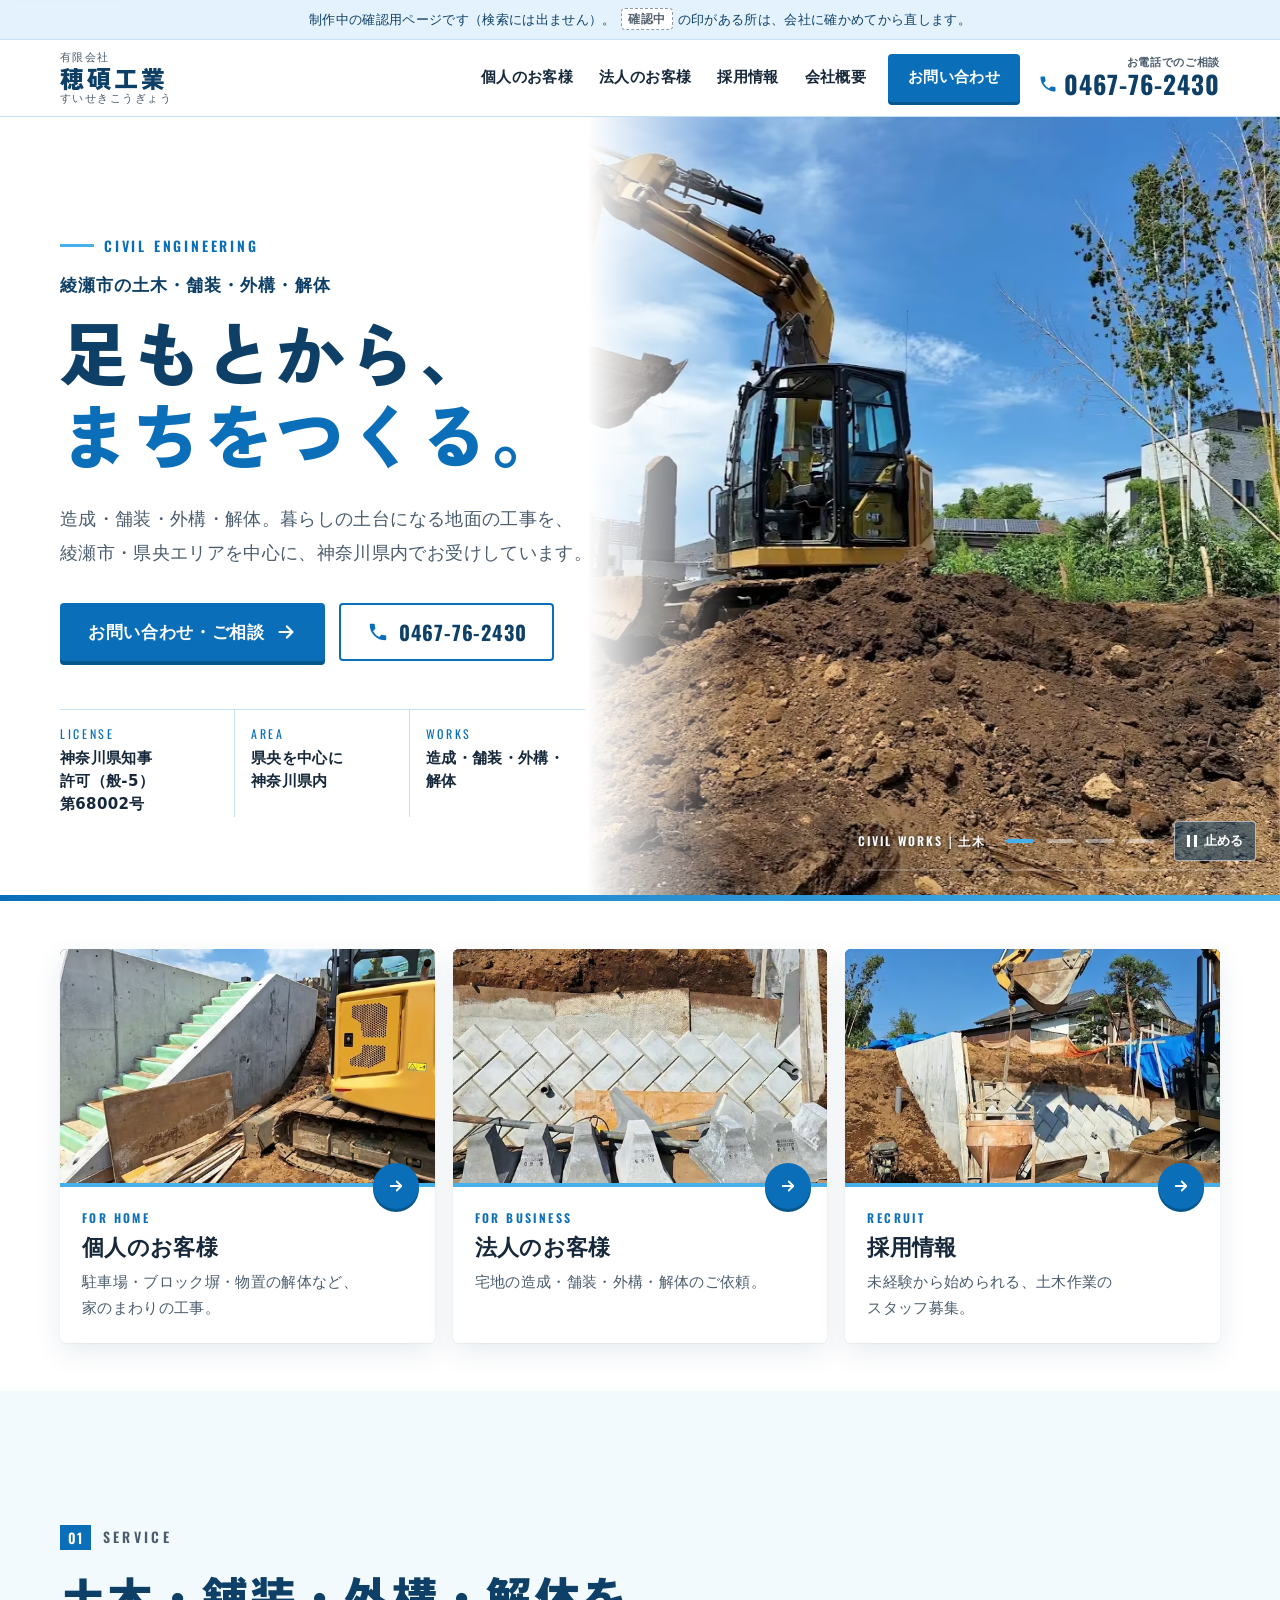
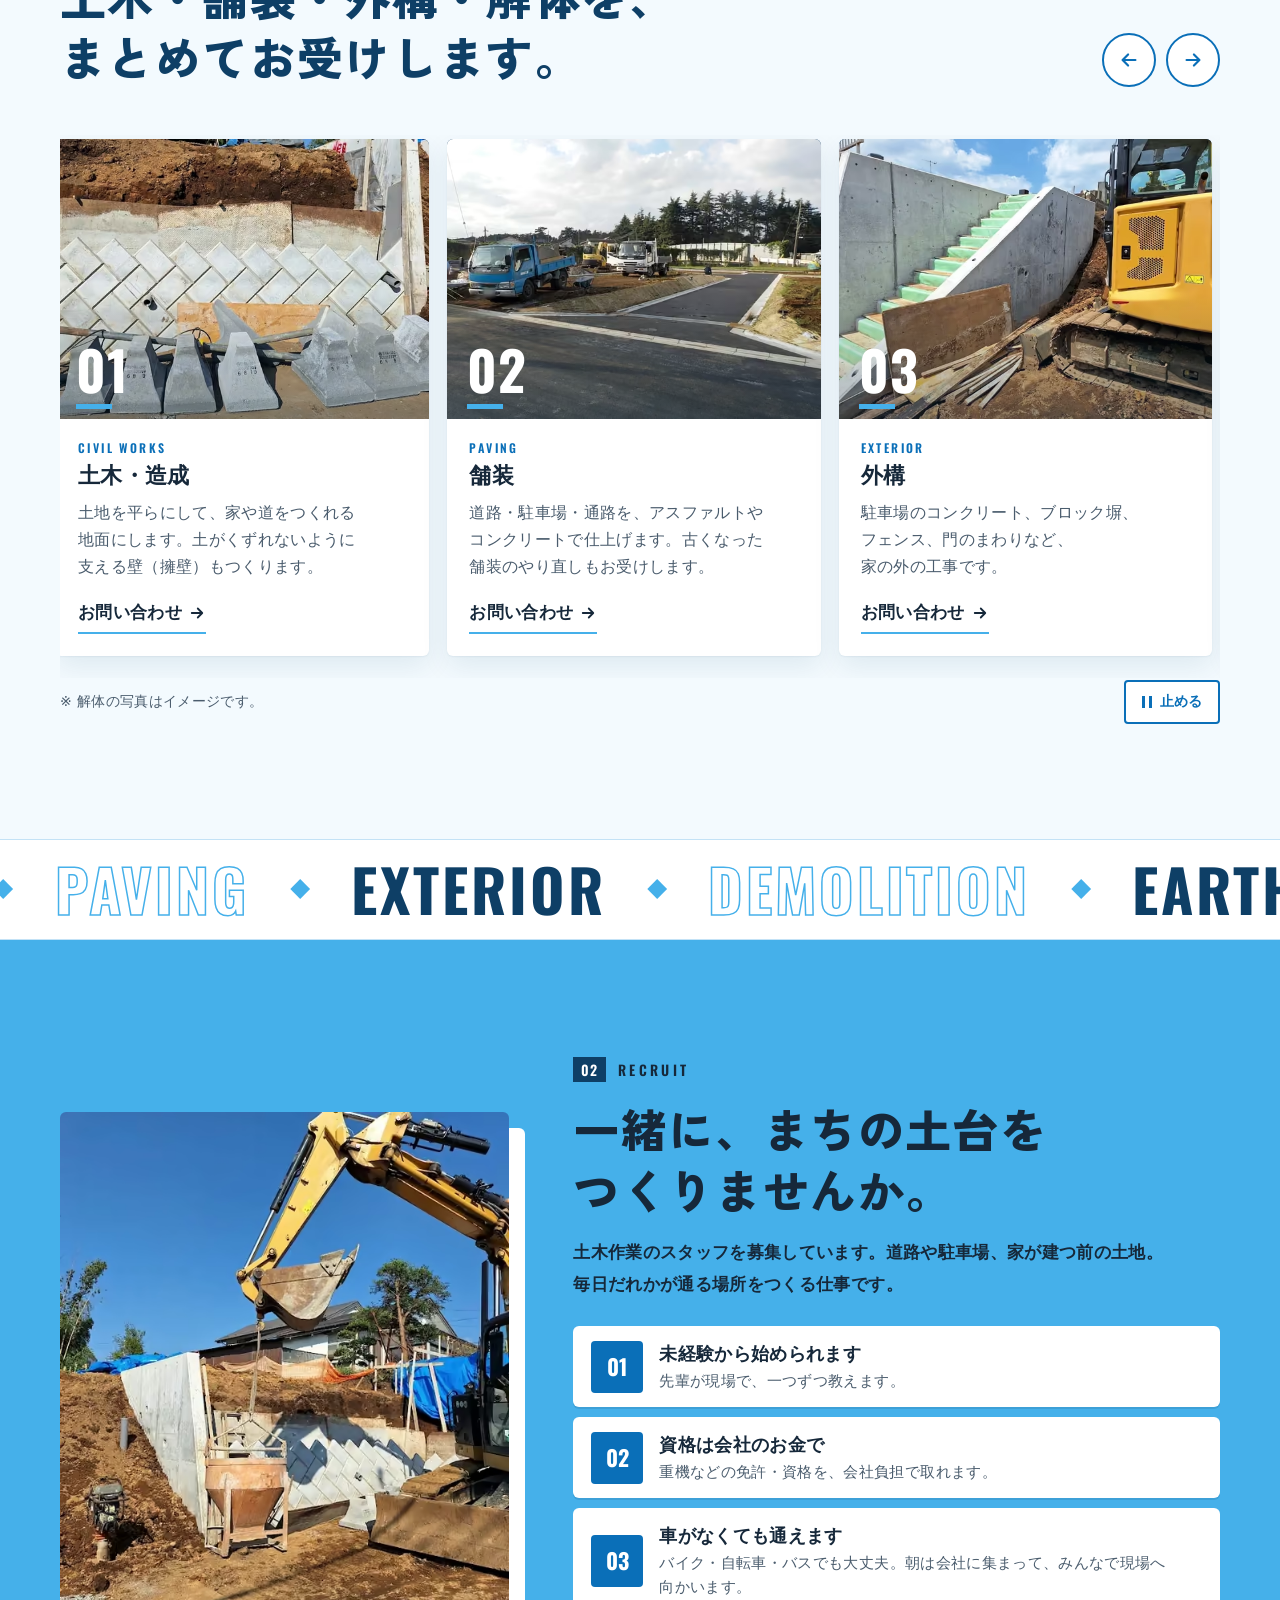
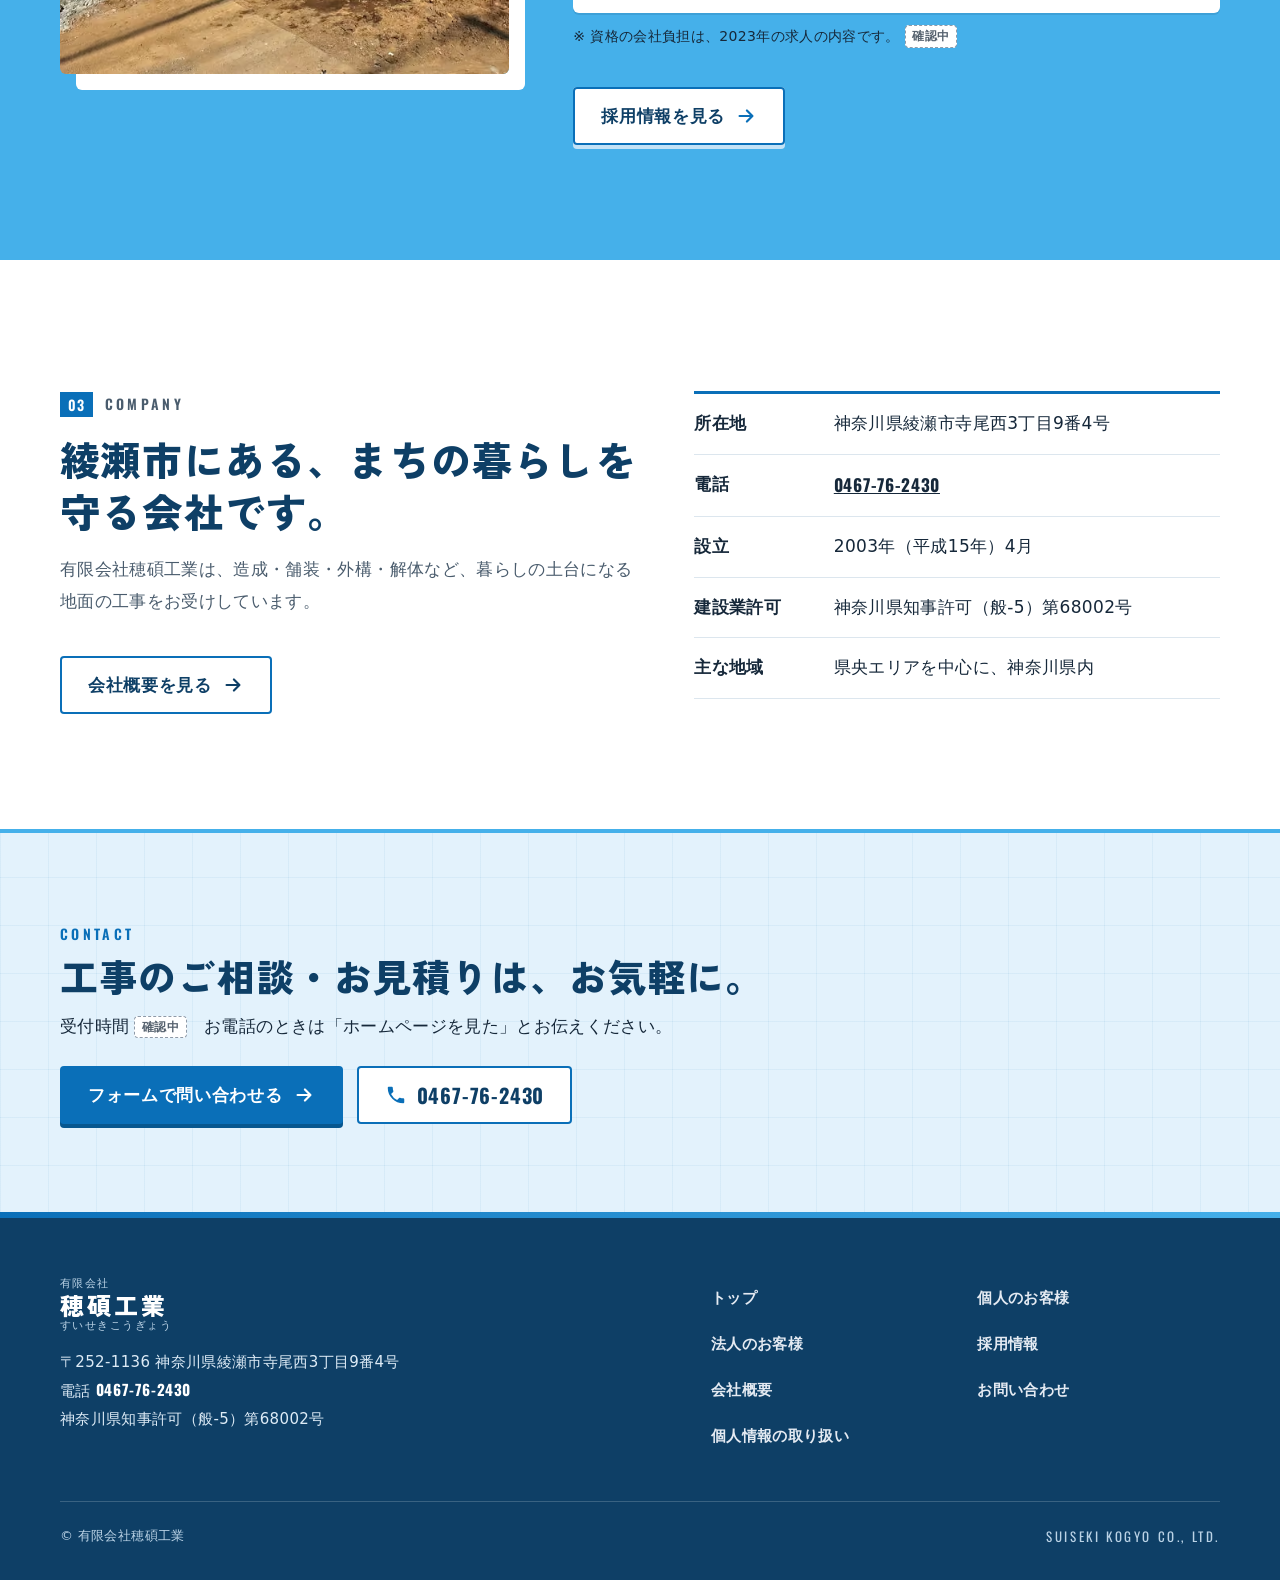
<file: index.html>
<!doctype html>
<html lang="ja">
<head>
<meta charset="utf-8">
<meta name="viewport" content="width=device-width,initial-scale=1,viewport-fit=cover">
<title>綾瀬市の土木・舗装・外構・解体工事｜有限会社穂碩工業</title>
<meta name="description" content="神奈川県綾瀬市の有限会社穂碩工業（すいせきこうぎょう）。宅地の造成、道路や駐車場の舗装、ブロック塀などの外構、解体工事を、綾瀬市を中心に県央エリアでお受けしています。土木作業スタッフも募集しています。">
<meta name="robots" content="noindex,nofollow">
<meta name="theme-color" content="#FFFFFF">
<script>/* 最初に社名を出す幕（トップだけ）。「動きを減らす」・データ節約・ページの途中へのリンク・戻る・同じサイトの中からの移動では出さない */
(function(){try{var d=document.documentElement,c=navigator.connection,n=performance.getEntriesByType('navigation')[0],t=n?n.type:'navigate',r=document.referrer,same=false;try{same=!!r&&new URL(r).origin===location.origin}catch(e){}if(matchMedia('(prefers-reduced-motion: reduce)').matches||(c&&c.saveData)||location.hash||t==='back_forward'||(same&&t==='navigate'))return;d.classList.add('has-intro')}catch(e){}})();</script>
<link rel="preconnect" href="https://fonts.googleapis.com">
<link rel="preconnect" href="https://fonts.gstatic.com" crossorigin>
<link rel="stylesheet" href="https://fonts.googleapis.com/css2?family=Oswald:wght@600;700&family=Zen+Kaku+Gothic+New:wght@900&display=swap&text=%20%21%23%25%26%27%28%29%2B%2C-.%2F0123456789%3A%3FABCDEFGHIJKLMNOPQRSTUVWXYZabcdefghijklmnopqrstuvwxyz%E3%80%81%E3%80%82%E3%81%82%E3%81%84%E3%81%86%E3%81%88%E3%81%8A%E3%81%8B%E3%81%8C%E3%81%8D%E3%81%8E%E3%81%8F%E3%81%91%E3%81%93%E3%81%94%E3%81%95%E3%81%97%E3%81%99%E3%81%9A%E3%81%9B%E3%81%9D%E3%81%9F%E3%81%A0%E3%81%A1%E3%81%A3%E3%81%A4%E3%81%A6%E3%81%A7%E3%81%A8%E3%81%A9%E3%81%AA%E3%81%AB%E3%81%AD%E3%81%AE%E3%81%AF%E3%81%B6%E3%81%B8%E3%81%BB%E3%81%BE%E3%81%BF%E3%82%81%E3%82%82%E3%82%87%E3%82%88%E3%82%89%E3%82%8A%E3%82%8B%E3%82%8C%E3%82%8F%E3%82%92%E3%82%93%E3%82%A2%E3%82%A6%E3%82%A9%E3%82%AB%E3%82%AF%E3%82%B8%E3%82%B9%E3%82%BB%E3%82%BF%E3%83%83%E3%83%8F%E3%83%95%E3%83%96%E3%83%9A%E3%83%9B%E3%83%A0%E3%83%A1%E3%83%AD%E3%83%BB%E3%83%BC%E4%B8%80%E4%B8%8D%E4%B8%BB%E4%BA%8B%E4%BA%BA%E4%BB%95%E4%BB%B6%E4%BC%9A%E4%BD%93%E4%BD%9C%E4%BD%BF%E4%BE%8B%E4%BE%9D%E5%80%8B%E5%83%8D%E5%85%88%E5%86%85%E5%87%BA%E5%88%B6%E5%89%8D%E5%8A%A9%E5%8B%95%E5%8B%99%E5%8B%9F%E5%8D%88%E5%8E%BB%E5%8F%96%E5%8F%97%E5%8F%AF%E5%8F%B0%E5%90%88%E5%95%8F%E5%9B%B0%E5%9C%9F%E5%A0%B1%E5%A0%B4%E5%A1%80%E5%A4%89%E5%A4%96%E5%AE%88%E5%AE%B6%E5%AE%B9%E5%B1%A4%E5%B7%A5%E5%B8%82%E5%BA%8A%E5%BA%97%E5%BD%B9%E5%BE%8C%E5%BF%9C%E6%83%85%E6%88%90%E6%89%80%E6%89%B1%E6%8B%85%E6%8E%A1%E6%92%A4%E6%95%99%E6%97%A5%E6%98%BC%E6%99%82%E6%9A%AE%E6%9B%9C%E6%9C%89%E6%9C%9F%E6%9C%A8%E6%9C%AA%E6%9D%A1%E6%A5%AD%E6%A6%82%E6%A7%8B%E6%B0%97%E6%B1%BA%E6%B5%81%E6%B6%88%E6%B8%A1%E7%80%AC%E7%8F%BE%E7%90%86%E7%94%A3%E7%94%A8%E7%9A%84%E7%9B%A4%E7%9B%AE%E7%9B%B4%E7%9B%B8%E7%9F%A5%E7%A2%A9%E7%A4%BE%E7%A5%9D%E7%A9%82%E7%A9%8D%E7%AE%A1%E7%B5%8C%E7%B6%BE%E7%B7%92%E8%88%97%E8%A1%A8%E8%A3%85%E8%A3%9C%E8%A6%81%E8%A6%8B%E8%A7%A3%E8%A8%98%E8%A8%B1%E8%AB%87%E8%B2%A0%E8%B3%AA%E8%B6%B3%E8%B7%AF%E8%BB%8A%E8%BB%BD%E9%80%A0%E9%81%B8%E9%8C%B2%E9%95%B7%E9%99%90%E9%9B%86%E9%A0%BC%E9%A7%90%E9%A8%93%EF%BC%88%EF%BC%89%EF%BC%9F">
<link rel="preload" as="image" type="image/avif" imagesrcset="assets/photos/slide-dig-640.avif 640w, assets/photos/slide-dig-876.avif 876w" imagesizes="(max-width:900px) 100vw, 54vw" fetchpriority="high">
<link rel="stylesheet" href="assets/site.css">
<script type="application/ld+json">
{
  "@context": "https://schema.org",
  "@type": "GeneralContractor",
  "name": "有限会社穂碩工業",
  "alternateName": "すいせきこうぎょう",
  "foundingDate": "2003-04-17",
  "identifier": {"@type": "PropertyValue", "propertyID": "法人番号", "value": "3021002048089"},
  "telephone": "+81-467-76-2430",
  "address": {
    "@type": "PostalAddress",
    "postalCode": "252-1136",
    "addressRegion": "神奈川県",
    "addressLocality": "綾瀬市",
    "streetAddress": "寺尾西3丁目9番4号",
    "addressCountry": "JP"
  },
  "areaServed": [
    {"@type": "City", "name": "綾瀬市"},
    {"@type": "City", "name": "海老名市"},
    {"@type": "City", "name": "大和市"},
    {"@type": "City", "name": "座間市"},
    {"@type": "City", "name": "厚木市"},
    {"@type": "AdministrativeArea", "name": "神奈川県"}
  ],
  "hasOfferCatalog": {
    "@type": "OfferCatalog",
    "name": "工事の種類",
    "itemListElement": [
      {"@type": "Offer", "itemOffered": {"@type": "Service", "name": "土木・造成工事"}},
      {"@type": "Offer", "itemOffered": {"@type": "Service", "name": "舗装工事"}},
      {"@type": "Offer", "itemOffered": {"@type": "Service", "name": "外構工事"}},
      {"@type": "Offer", "itemOffered": {"@type": "Service", "name": "解体工事"}},
      {"@type": "Offer", "itemOffered": {"@type": "Service", "name": "とび・土工工事"}}
    ]
  },
  "description": "神奈川県綾瀬市の土木・舗装・外構・解体工事の会社。"
}
</script>
</head>
<body>
<!-- 最初に社名を出す幕（html.has-intro のときだけ出る。飾りなので読み上げでは飛ばす） -->
<div class="intro" aria-hidden="true">
  <div class="intro-in">
    <p class="intro-en">Suiseki Kogyo</p>
    <p class="intro-name ja"><span class="intro-pre"><i style="--i:0">有</i><i style="--i:1">限</i><i style="--i:2">会</i><i style="--i:3">社</i></span><span class="intro-main"><i style="--i:4">穂</i><i style="--i:5">碩</i><i style="--i:6">工</i><i style="--i:7">業</i></span></p>
    <span class="intro-line"></span>
    <p class="intro-sub">Est. 2003 / Ayase, Kanagawa</p>
  </div>
</div>
<a class="skip" href="#main">本文へ移動</a>
<p class="dev-note">制作中の確認用ページです（検索には出ません）。<span class="tbd">確認中</span> の印がある所は、会社に確かめてから直します。</p>

<header class="site-head">
  <div class="wrap head-in">
    <a class="logo" href="./" aria-label="有限会社穂碩工業 トップへ">
      <span class="logo-txt"><small>有限会社</small><b>穂碩工業</b><i>すいせきこうぎょう</i></span>
    </a>
    <nav class="gnav" id="gnav" aria-label="サイトの案内">
      <ul>
        <li><a href="residential.html">個人のお客様</a></li>
        <li><a href="business.html">法人のお客様</a></li>
        <li><a href="recruit.html">採用情報</a></li>
        <li><a href="company.html">会社概要</a></li>
        <li class="gnav-cta"><a href="contact.html">お問い合わせ</a></li>
      </ul>
      <div class="gnav-tel"><a class="btn btn-ghost" href="tel:0467762430" data-place="menu"><svg viewBox="0 0 24 24" aria-hidden="true"><path fill="currentColor" d="M6.6 10.8a15.2 15.2 0 0 0 6.6 6.6l2.2-2.2c.3-.3.7-.4 1-.2 1.1.4 2.3.6 3.6.6.6 0 1 .4 1 1V20c0 .6-.4 1-1 1A17 17 0 0 1 3 4c0-.6.4-1 1-1h3.5c.6 0 1 .4 1 1 0 1.3.2 2.5.6 3.6.1.3 0 .7-.2 1z"/></svg><span class="tel-no">0467-76-2430</span></a></div>
    </nav>
    <a class="head-tel" href="tel:0467762430" data-place="header" aria-label="電話をかける 0467-76-2430"><small>お電話でのご相談</small><b><svg viewBox="0 0 24 24" aria-hidden="true"><path fill="currentColor" d="M6.6 10.8a15.2 15.2 0 0 0 6.6 6.6l2.2-2.2c.3-.3.7-.4 1-.2 1.1.4 2.3.6 3.6.6.6 0 1 .4 1 1V20c0 .6-.4 1-1 1A17 17 0 0 1 3 4c0-.6.4-1 1-1h3.5c.6 0 1 .4 1 1 0 1.3.2 2.5.6 3.6.1.3 0 .7-.2 1z"/></svg><span class="tel-no">0467-76-2430</span></b></a>
    <button class="menu-btn" type="button" aria-expanded="false" aria-controls="gnav" aria-label="メニューを開く"><i></i><i></i><i></i></button>
  </div>
</header>

<main id="main">
  <!-- 最初の画面（写真のスライド） -->
  <section class="hero" aria-labelledby="hero-title">
    <div class="hs" data-hero-slider aria-hidden="true">
      <div class="hs-slides">
        <figure class="hs-slide is-on" style="--pos:50% 50%;--pos-sp:50% 40%" data-cap="Civil Works｜土木"><picture><source type="image/avif" srcset="assets/photos/slide-dig-640.avif 640w, assets/photos/slide-dig-876.avif 876w" sizes="(max-width:900px) 100vw, 54vw"><img src="assets/photos/slide-dig-876.webp" srcset="assets/photos/slide-dig-640.webp 640w, assets/photos/slide-dig-876.webp 876w" sizes="(max-width:900px) 100vw, 54vw" width="876" height="882" alt="" decoding="async" fetchpriority="high"></picture></figure>
        <figure class="hs-slide" style="--pos:36% 50%;--pos-sp:50% 46%" data-cap="Land Development｜造成・舗装"><picture><source type="image/avif" data-srcset="assets/photos/slide-road-960.avif 960w, assets/photos/slide-road-1176.avif 1176w" sizes="(max-width:900px) 100vw, 54vw"><img data-src="assets/photos/slide-road-1176.webp" data-srcset="assets/photos/slide-road-960.webp 960w, assets/photos/slide-road-1176.webp 1176w" sizes="(max-width:900px) 100vw, 54vw" width="1176" height="882" alt="" decoding="async"></picture></figure>
        <figure class="hs-slide" style="--pos:50% 50%;--pos-sp:50% 62%" data-cap="Retaining Wall｜擁壁"><picture><source type="image/avif" data-srcset="assets/photos/slide-block-640.avif 640w, assets/photos/slide-block-914.avif 914w" sizes="(max-width:900px) 100vw, 54vw"><img data-src="assets/photos/slide-block-914.webp" data-srcset="assets/photos/slide-block-640.webp 640w, assets/photos/slide-block-914.webp 914w" sizes="(max-width:900px) 100vw, 54vw" width="914" height="882" alt="" decoding="async"></picture></figure>
        <figure class="hs-slide" style="--pos:42% 50%;--pos-sp:40% 52%" data-cap="Exterior｜外構"><picture><source type="image/avif" data-srcset="assets/photos/slide-stairs-960.avif 960w, assets/photos/slide-stairs-1176.avif 1176w" sizes="(max-width:900px) 100vw, 54vw"><img data-src="assets/photos/slide-stairs-1176.webp" data-srcset="assets/photos/slide-stairs-960.webp 960w, assets/photos/slide-stairs-1176.webp 1176w" sizes="(max-width:900px) 100vw, 54vw" width="1176" height="882" alt="" decoding="async"></picture></figure>
      </div>
    </div>
    <div class="wrap hero-in">
      <p class="hero-kick"><span class="en">Civil Engineering</span></p>
      <h1 id="hero-title"><span class="h1-sub">綾瀬市の土木・舗装・外構・解体</span>足もとから、<span class="y">まちをつくる。</span></h1>
      <p class="hero-lead">造成・舗装・外構・解体。暮らしの土台になる地面の工事を、綾瀬市・県央エリアを中心に、神奈川県内でお受けしています。</p>
      <div class="btns hero-btns">
        <a class="btn btn-main" href="contact.html">お問い合わせ・ご相談<svg class="arrow" viewBox="0 0 24 24" aria-hidden="true"><path d="M5 12h13M13 6l6 6-6 6" fill="none" stroke="currentColor" stroke-width="2.4" stroke-linecap="round" stroke-linejoin="round"/></svg></a>
        <a class="btn btn-ghost" href="tel:0467762430" data-place="hero"><svg viewBox="0 0 24 24" aria-hidden="true"><path fill="currentColor" d="M6.6 10.8a15.2 15.2 0 0 0 6.6 6.6l2.2-2.2c.3-.3.7-.4 1-.2 1.1.4 2.3.6 3.6.6.6 0 1 .4 1 1V20c0 .6-.4 1-1 1A17 17 0 0 1 3 4c0-.6.4-1 1-1h3.5c.6 0 1 .4 1 1 0 1.3.2 2.5.6 3.6.1.3 0 .7-.2 1z"/></svg><span class="tel-no">0467-76-2430</span></a>
      </div>
      <ul class="hero-spec">
        <li><span class="en">License</span><b><x-nb>神奈川県知事</x-nb><wbr><x-nb>許可（般-5）</x-nb><wbr><x-nb>第68002号</x-nb></b></li>
        <li><span class="en">Area</span><b>県央を中心に神奈川県内</b></li>
        <li><span class="en">Works</span><b>造成・舗装・外構・解体</b></li>
      </ul>
    </div>
    <div class="hs-ctrl" role="group" aria-label="最初の画面の写真の切りかえ">
      <span class="hs-cap en">Civil Works｜土木</span>
      <div class="hs-dots" role="group" aria-label="写真を選ぶ">
          <button class="hs-dot" type="button" aria-label="1枚目の写真（土木）" aria-current="true"></button>
          <button class="hs-dot" type="button" aria-label="2枚目の写真（造成・舗装）"></button>
          <button class="hs-dot" type="button" aria-label="3枚目の写真（擁壁）"></button>
          <button class="hs-dot" type="button" aria-label="4枚目の写真（外構）"></button>
      </div>
      <button class="hs-pause" type="button"><span class="hs-pause-ic" aria-hidden="true"></span><span class="hs-pause-t">止める</span></button>
      <span class="hs-bar" aria-hidden="true"><i></i></span>
    </div>
    <div class="hazard" aria-hidden="true"></div>
  </section>

  <!-- ジャンルの入り口 -->
  <section class="genre-sec" aria-labelledby="genre-title">
    <div class="wrap">
      <h2 class="sr" id="genre-title">ご用件から選ぶ</h2>
      <div class="genre">
        <a class="genre-card rv" href="residential.html">
          <figure class="genre-ph rv-ph"><picture><source type="image/avif" srcset="assets/photos/exterior-240.avif 240w, assets/photos/exterior-560.avif 560w, assets/photos/exterior-800.avif 800w" sizes="(max-width: 760px) 112px, 380px"><img src="assets/photos/exterior-560.webp" srcset="assets/photos/exterior-240.webp 240w, assets/photos/exterior-560.webp 560w, assets/photos/exterior-800.webp 800w" sizes="(max-width: 760px) 112px, 380px" width="1200" height="900" alt="" decoding="async" loading="lazy"></picture></figure>
          <div class="genre-body"><small class="en">For Home</small><h3>個人のお客様</h3><p>駐車場・ブロック塀・物置の解体など、家のまわりの工事。</p><span class="go"><svg class="arrow" viewBox="0 0 24 24" aria-hidden="true"><path d="M5 12h13M13 6l6 6-6 6" fill="none" stroke="currentColor" stroke-width="2.4" stroke-linecap="round" stroke-linejoin="round"/></svg></span></div>
        </a>
        <a class="genre-card rv" href="business.html">
          <figure class="genre-ph rv-ph"><picture><source type="image/avif" srcset="assets/photos/civil-240.avif 240w, assets/photos/civil-560.avif 560w, assets/photos/civil-800.avif 800w" sizes="(max-width: 760px) 112px, 380px"><img src="assets/photos/civil-560.webp" srcset="assets/photos/civil-240.webp 240w, assets/photos/civil-560.webp 560w, assets/photos/civil-800.webp 800w" sizes="(max-width: 760px) 112px, 380px" width="1200" height="900" alt="" decoding="async" loading="lazy"></picture></figure>
          <div class="genre-body"><small class="en">For Business</small><h3>法人のお客様</h3><p>宅地の造成・舗装・外構・解体のご依頼。</p><span class="go"><svg class="arrow" viewBox="0 0 24 24" aria-hidden="true"><path d="M5 12h13M13 6l6 6-6 6" fill="none" stroke="currentColor" stroke-width="2.4" stroke-linecap="round" stroke-linejoin="round"/></svg></span></div>
        </a>
        <a class="genre-card rv" href="recruit.html">
          <figure class="genre-ph rv-ph"><picture><source type="image/avif" srcset="assets/photos/recruit-560.avif 560w, assets/photos/recruit-662.avif 662w" sizes="(max-width: 760px) 112px, 380px"><img src="assets/photos/recruit-662.webp" srcset="assets/photos/recruit-560.webp 560w, assets/photos/recruit-662.webp 662w" sizes="(max-width: 760px) 112px, 380px" width="662" height="828" alt="" decoding="async" loading="lazy"></picture></figure>
          <div class="genre-body"><small class="en">Recruit</small><h3>採用情報</h3><p>未経験から始められる、土木作業のスタッフ募集。</p><span class="go"><svg class="arrow" viewBox="0 0 24 24" aria-hidden="true"><path d="M5 12h13M13 6l6 6-6 6" fill="none" stroke="currentColor" stroke-width="2.4" stroke-linecap="round" stroke-linejoin="round"/></svg></span></div>
        </a>
      </div>
    </div>
  </section>

  <!-- 事業内容（現場写真のスライド） -->
  <section class="sec sec-alt" id="service" aria-labelledby="service-title">
    <div class="wrap">
      <div class="sec-head sec-head-row">
        <div>
          <p class="eyebrow"><span class="num">01</span>Service</p>
          <h2 id="service-title">土木・舗装・外構・解体を、まとめてお受けします。</h2>
        </div>
        <div class="gal-nav"><button class="gal-btn prev" type="button" aria-label="前の工事" aria-controls="gal-track"><svg class="arrow" viewBox="0 0 24 24" aria-hidden="true"><path d="M5 12h13M13 6l6 6-6 6" fill="none" stroke="currentColor" stroke-width="2.4" stroke-linecap="round" stroke-linejoin="round"/></svg></button><button class="gal-btn next" type="button" aria-label="次の工事" aria-controls="gal-track"><svg class="arrow" viewBox="0 0 24 24" aria-hidden="true"><path d="M5 12h13M13 6l6 6-6 6" fill="none" stroke="currentColor" stroke-width="2.4" stroke-linecap="round" stroke-linejoin="round"/></svg></button></div>
      </div>
      <div class="gal" data-gallery data-auto role="region" aria-label="工事の種類（自動でゆっくり横に流れます）">
        <ul class="gal-track" id="gal-track">
          <li class="gal-item">
            <article class="work">
              <figure class="work-ph"><picture><source type="image/avif" srcset="assets/photos/civil-240.avif 240w, assets/photos/civil-560.avif 560w, assets/photos/civil-800.avif 800w" sizes="(max-width: 640px) 78vw, 380px"><img src="assets/photos/civil-560.webp" srcset="assets/photos/civil-240.webp 240w, assets/photos/civil-560.webp 560w, assets/photos/civil-800.webp 800w" sizes="(max-width: 640px) 78vw, 380px" width="1200" height="900" alt="ブロックを積んだ、土をささえる壁の現場" decoding="async" loading="lazy"></picture><span class="svc-no" aria-hidden="true">01</span></figure>
              <div class="work-body">
                <h3><span class="en">Civil Works</span>土木・造成</h3>
                <p>土地を平らにして、家や道をつくれる地面にします。土がくずれないように支える壁（擁壁）もつくります。</p>
                <a class="more" href="contact.html">お問い合わせ<svg class="arrow" viewBox="0 0 24 24" aria-hidden="true"><path d="M5 12h13M13 6l6 6-6 6" fill="none" stroke="currentColor" stroke-width="2.4" stroke-linecap="round" stroke-linejoin="round"/></svg></a>
              </div>
            </article>
          </li>
          <li class="gal-item">
            <article class="work">
              <figure class="work-ph"><picture><source type="image/avif" srcset="assets/photos/paving-240.avif 240w, assets/photos/paving-560.avif 560w, assets/photos/paving-800.avif 800w" sizes="(max-width: 640px) 78vw, 380px"><img src="assets/photos/paving-560.webp" srcset="assets/photos/paving-240.webp 240w, assets/photos/paving-560.webp 560w, assets/photos/paving-800.webp 800w" sizes="(max-width: 640px) 78vw, 380px" width="1200" height="900" alt="舗装を終えた、新しい宅地の道路" decoding="async" loading="lazy"></picture><span class="svc-no" aria-hidden="true">02</span></figure>
              <div class="work-body">
                <h3><span class="en">Paving</span>舗装</h3>
                <p>道路・駐車場・通路を、アスファルトやコンクリートで仕上げます。古くなった舗装のやり直しもお受けします。</p>
                <a class="more" href="contact.html">お問い合わせ<svg class="arrow" viewBox="0 0 24 24" aria-hidden="true"><path d="M5 12h13M13 6l6 6-6 6" fill="none" stroke="currentColor" stroke-width="2.4" stroke-linecap="round" stroke-linejoin="round"/></svg></a>
              </div>
            </article>
          </li>
          <li class="gal-item">
            <article class="work">
              <figure class="work-ph"><picture><source type="image/avif" srcset="assets/photos/exterior-240.avif 240w, assets/photos/exterior-560.avif 560w, assets/photos/exterior-800.avif 800w" sizes="(max-width: 640px) 78vw, 380px"><img src="assets/photos/exterior-560.webp" srcset="assets/photos/exterior-240.webp 240w, assets/photos/exterior-560.webp 560w, assets/photos/exterior-800.webp 800w" sizes="(max-width: 640px) 78vw, 380px" width="1200" height="900" alt="コンクリートの壁と階段の現場" decoding="async" loading="lazy"></picture><span class="svc-no" aria-hidden="true">03</span></figure>
              <div class="work-body">
                <h3><span class="en">Exterior</span>外構</h3>
                <p>駐車場のコンクリート、ブロック塀、フェンス、門のまわりなど、家の外の工事です。</p>
                <a class="more" href="contact.html">お問い合わせ<svg class="arrow" viewBox="0 0 24 24" aria-hidden="true"><path d="M5 12h13M13 6l6 6-6 6" fill="none" stroke="currentColor" stroke-width="2.4" stroke-linecap="round" stroke-linejoin="round"/></svg></a>
              </div>
            </article>
          </li>
          <li class="gal-item">
            <article class="work">
              <figure class="work-ph"><picture><source type="image/avif" srcset="assets/photos/demolition-240.avif 240w, assets/photos/demolition-560.avif 560w, assets/photos/demolition-800.avif 800w" sizes="(max-width: 640px) 78vw, 380px"><img src="assets/photos/demolition-560.webp" srcset="assets/photos/demolition-240.webp 240w, assets/photos/demolition-560.webp 560w, assets/photos/demolition-800.webp 800w" sizes="(max-width: 640px) 78vw, 380px" width="1200" height="900" alt="重機で建物を取りこわす現場" decoding="async" loading="lazy"></picture><span class="svc-no" aria-hidden="true">04</span></figure>
              <div class="work-body">
                <h3><span class="en">Demolition</span>解体</h3>
                <p>建物やブロック塀、古いコンクリートなどを取りこわして、何もない平らな土地にします。</p>
                <a class="more" href="contact.html">お問い合わせ<svg class="arrow" viewBox="0 0 24 24" aria-hidden="true"><path d="M5 12h13M13 6l6 6-6 6" fill="none" stroke="currentColor" stroke-width="2.4" stroke-linecap="round" stroke-linejoin="round"/></svg></a>
              </div>
            </article>
          </li>
          <li class="gal-item">
            <article class="work">
              <figure class="work-ph"><picture><source type="image/avif" srcset="assets/photos/earthwork-240.avif 240w, assets/photos/earthwork-560.avif 560w, assets/photos/earthwork-800.avif 800w" sizes="(max-width: 640px) 78vw, 380px"><img src="assets/photos/earthwork-560.webp" srcset="assets/photos/earthwork-240.webp 240w, assets/photos/earthwork-560.webp 560w, assets/photos/earthwork-800.webp 800w" sizes="(max-width: 640px) 78vw, 380px" width="1200" height="900" alt="土を動かすショベル" decoding="async" loading="lazy"></picture><span class="svc-no" aria-hidden="true">05</span></figure>
              <div class="work-body">
                <h3><span class="en">Earthwork</span>とび・土工</h3>
                <p>地面を掘る、土を運ぶ、埋めもどす、くいを打つ。工事のはじめに欠かせない作業です。</p>
                <a class="more" href="contact.html">お問い合わせ<svg class="arrow" viewBox="0 0 24 24" aria-hidden="true"><path d="M5 12h13M13 6l6 6-6 6" fill="none" stroke="currentColor" stroke-width="2.4" stroke-linecap="round" stroke-linejoin="round"/></svg></a>
              </div>
            </article>
          </li>
          <li class="gal-item">
            <article class="work work-cta">
              <div class="work-body">
                <h3><span class="en y">Consultation</span>どこに頼むか迷う工事も</h3>
                <p>地面のことなら、まずはお電話ください。内容をうかがって、できるかどうかをお答えします。</p>
                <a class="btn btn-main" href="tel:0467762430" data-place="service"><svg viewBox="0 0 24 24" aria-hidden="true"><path fill="currentColor" d="M6.6 10.8a15.2 15.2 0 0 0 6.6 6.6l2.2-2.2c.3-.3.7-.4 1-.2 1.1.4 2.3.6 3.6.6.6 0 1 .4 1 1V20c0 .6-.4 1-1 1A17 17 0 0 1 3 4c0-.6.4-1 1-1h3.5c.6 0 1 .4 1 1 0 1.3.2 2.5.6 3.6.1.3 0 .7-.2 1z"/></svg><span class="tel-no">0467-76-2430</span></a>
              </div>
            </article>
          </li>
        </ul>
      </div>
      <div class="gal-foot">
        <p class="note gal-hint">※ 解体の写真はイメージです。<span class="gal-swipe">横にスワイプすると、ほかの工事も見られます。</span></p>
        <button class="gal-pause" type="button" aria-controls="gal-track"><span class="gal-pause-ic" aria-hidden="true"></span><span class="sr">工事のスライドを</span><span class="gal-pause-t">止める</span></button>
      </div>
    </div>
  </section>

  <div class="mq" aria-hidden="true"><div class="mq-in"><span>Civil Works</span><span>Paving</span><span>Exterior</span><span>Demolition</span><span>Earthwork</span><span>Ayase, Kanagawa</span><span>Civil Works</span><span>Paving</span><span>Exterior</span><span>Demolition</span><span>Earthwork</span><span>Ayase, Kanagawa</span></div></div>

  <!-- 採用 -->
  <section class="sec sec-sky" id="recruit" aria-labelledby="rec-title">
    <div class="wrap rec">
      <figure class="rec-ph rv rv-ph"><picture><source type="image/avif" srcset="assets/photos/recruit-560.avif 560w, assets/photos/recruit-662.avif 662w" sizes="(max-width: 900px) 100vw, 480px"><img src="assets/photos/recruit-662.webp" srcset="assets/photos/recruit-560.webp 560w, assets/photos/recruit-662.webp 662w" sizes="(max-width: 900px) 100vw, 480px" width="662" height="828" alt="ショベルでコンクリートを運ぶ、土をささえる壁の現場" decoding="async" loading="lazy"></picture></figure>
      <div class="rec-txt">
        <p class="eyebrow"><span class="num">02</span>Recruit</p>
        <h2 id="rec-title">一緒に、まちの土台をつくりませんか。</h2>
        <p class="rec-lead">土木作業のスタッフを募集しています。道路や駐車場、家が建つ前の土地。毎日だれかが通る場所をつくる仕事です。</p>
        <ul class="pts">
          <li><span class="ic">01</span><div><b>未経験から始められます</b><p>先輩が現場で、一つずつ教えます。</p></div></li>
          <li><span class="ic">02</span><div><b>資格は会社のお金で</b><p>重機などの免許・資格を、会社負担で取れます。</p></div></li>
          <li><span class="ic">03</span><div><b>車がなくても通えます</b><p>バイク・自転車・バスでも大丈夫。朝は会社に集まって、みんなで現場へ向かいます。</p></div></li>
        </ul>
        <p class="note">※ 資格の会社負担は、2023年の求人の内容です。<span class="tbd">確認中</span></p>
        <a class="btn btn-tel" href="recruit.html">採用情報を見る<svg class="arrow" viewBox="0 0 24 24" aria-hidden="true"><path d="M5 12h13M13 6l6 6-6 6" fill="none" stroke="currentColor" stroke-width="2.4" stroke-linecap="round" stroke-linejoin="round"/></svg></a>
      </div>
    </div>
  </section>

  <!-- 会社の要点 -->
  <section class="sec" id="company" aria-labelledby="co-title">
    <div class="wrap co-mini">
      <div>
        <p class="eyebrow"><span class="num">03</span>Company</p>
        <h2 id="co-title">綾瀬市にある、まちの暮らしを守る会社です。</h2>
        <p>有限会社穂碩工業は、造成・舗装・外構・解体など、暮らしの土台になる地面の工事をお受けしています。</p>
        <a class="btn btn-line" href="company.html">会社概要を見る<svg class="arrow" viewBox="0 0 24 24" aria-hidden="true"><path d="M5 12h13M13 6l6 6-6 6" fill="none" stroke="currentColor" stroke-width="2.4" stroke-linecap="round" stroke-linejoin="round"/></svg></a>
      </div>
      <dl class="facts-lite">
        <div><dt>所在地</dt><dd>神奈川県綾瀬市寺尾西3丁目9番4号</dd></div>
        <div><dt>電話</dt><dd><a href="tel:0467762430" data-place="company"><span class="tel-no">0467-76-2430</span></a></dd></div>
        <div><dt>設立</dt><dd>2003年（平成15年）4月</dd></div>
        <div><dt>建設業許可</dt><dd><x-nb>神奈川県知事</x-nb><wbr><x-nb>許可（般-5）</x-nb><wbr><x-nb>第68002号</x-nb></dd></div>
        <div><dt>主な地域</dt><dd>県央エリアを中心に、神奈川県内</dd></div>
      </dl>
    </div>
  </section>

  <section class="cta-band" aria-labelledby="cta-title">
    <div class="wrap cta-in">
      <div>
        <p class="eyebrow">Contact</p>
        <h2 id="cta-title">工事のご相談・お見積りは、お気軽に。</h2>
        <p>受付時間<span class="tbd">確認中</span>　お電話のときは「ホームページを見た」とお伝えください。</p>
      </div>
      <div class="btns">
        <a class="btn btn-main" href="contact.html">フォームで問い合わせる<svg class="arrow" viewBox="0 0 24 24" aria-hidden="true"><path d="M5 12h13M13 6l6 6-6 6" fill="none" stroke="currentColor" stroke-width="2.4" stroke-linecap="round" stroke-linejoin="round"/></svg></a>
        <a class="btn btn-ghost" href="tel:0467762430" data-place="cta"><svg viewBox="0 0 24 24" aria-hidden="true"><path fill="currentColor" d="M6.6 10.8a15.2 15.2 0 0 0 6.6 6.6l2.2-2.2c.3-.3.7-.4 1-.2 1.1.4 2.3.6 3.6.6.6 0 1 .4 1 1V20c0 .6-.4 1-1 1A17 17 0 0 1 3 4c0-.6.4-1 1-1h3.5c.6 0 1 .4 1 1 0 1.3.2 2.5.6 3.6.1.3 0 .7-.2 1z"/></svg><span class="tel-no">0467-76-2430</span></a>
      </div>
    </div>
  </section>
</main>

<footer class="site-foot">
  <div class="hazard" aria-hidden="true"></div>
  <div class="wrap">
    <div class="foot-in">
      <div>
        <a class="logo" href="./" aria-label="有限会社穂碩工業 トップへ">
          <span class="logo-txt"><small>有限会社</small><b>穂碩工業</b><i>すいせきこうぎょう</i></span>
        </a>
        <p class="foot-info">〒252-1136 神奈川県綾瀬市寺尾西3丁目9番4号<br>電話 <a href="tel:0467762430" data-place="footer"><span class="tel-no">0467-76-2430</span></a><br><x-nb>神奈川県知事</x-nb><wbr><x-nb>許可（般-5）</x-nb><wbr><x-nb>第68002号</x-nb></p>
      </div>
      <nav class="foot-nav" aria-label="フッターの案内">
        <a href="./" aria-current="page">トップ</a>
        <a href="residential.html">個人のお客様</a>
        <a href="business.html">法人のお客様</a>
        <a href="recruit.html">採用情報</a>
        <a href="company.html">会社概要</a>
        <a href="contact.html">お問い合わせ</a>
        <a href="privacy.html">個人情報の取り扱い</a>
      </nav>
    </div>
    <p class="foot-copy"><span>© 有限会社穂碩工業</span><span class="en">Suiseki Kogyo Co., Ltd.</span></p>
  </div>
</footer>

<div class="mbar">
  <a class="btn btn-ghost" href="tel:0467762430" data-place="mbar"><svg viewBox="0 0 24 24" aria-hidden="true"><path fill="currentColor" d="M6.6 10.8a15.2 15.2 0 0 0 6.6 6.6l2.2-2.2c.3-.3.7-.4 1-.2 1.1.4 2.3.6 3.6.6.6 0 1 .4 1 1V20c0 .6-.4 1-1 1A17 17 0 0 1 3 4c0-.6.4-1 1-1h3.5c.6 0 1 .4 1 1 0 1.3.2 2.5.6 3.6.1.3 0 .7-.2 1z"/></svg>電話する</a>
  <a class="btn btn-main" href="contact.html">お問い合わせ</a>
</div>

<script src="assets/phrase.js" defer></script>
<script src="assets/site.js" defer></script>
</body>
</html>
</file>
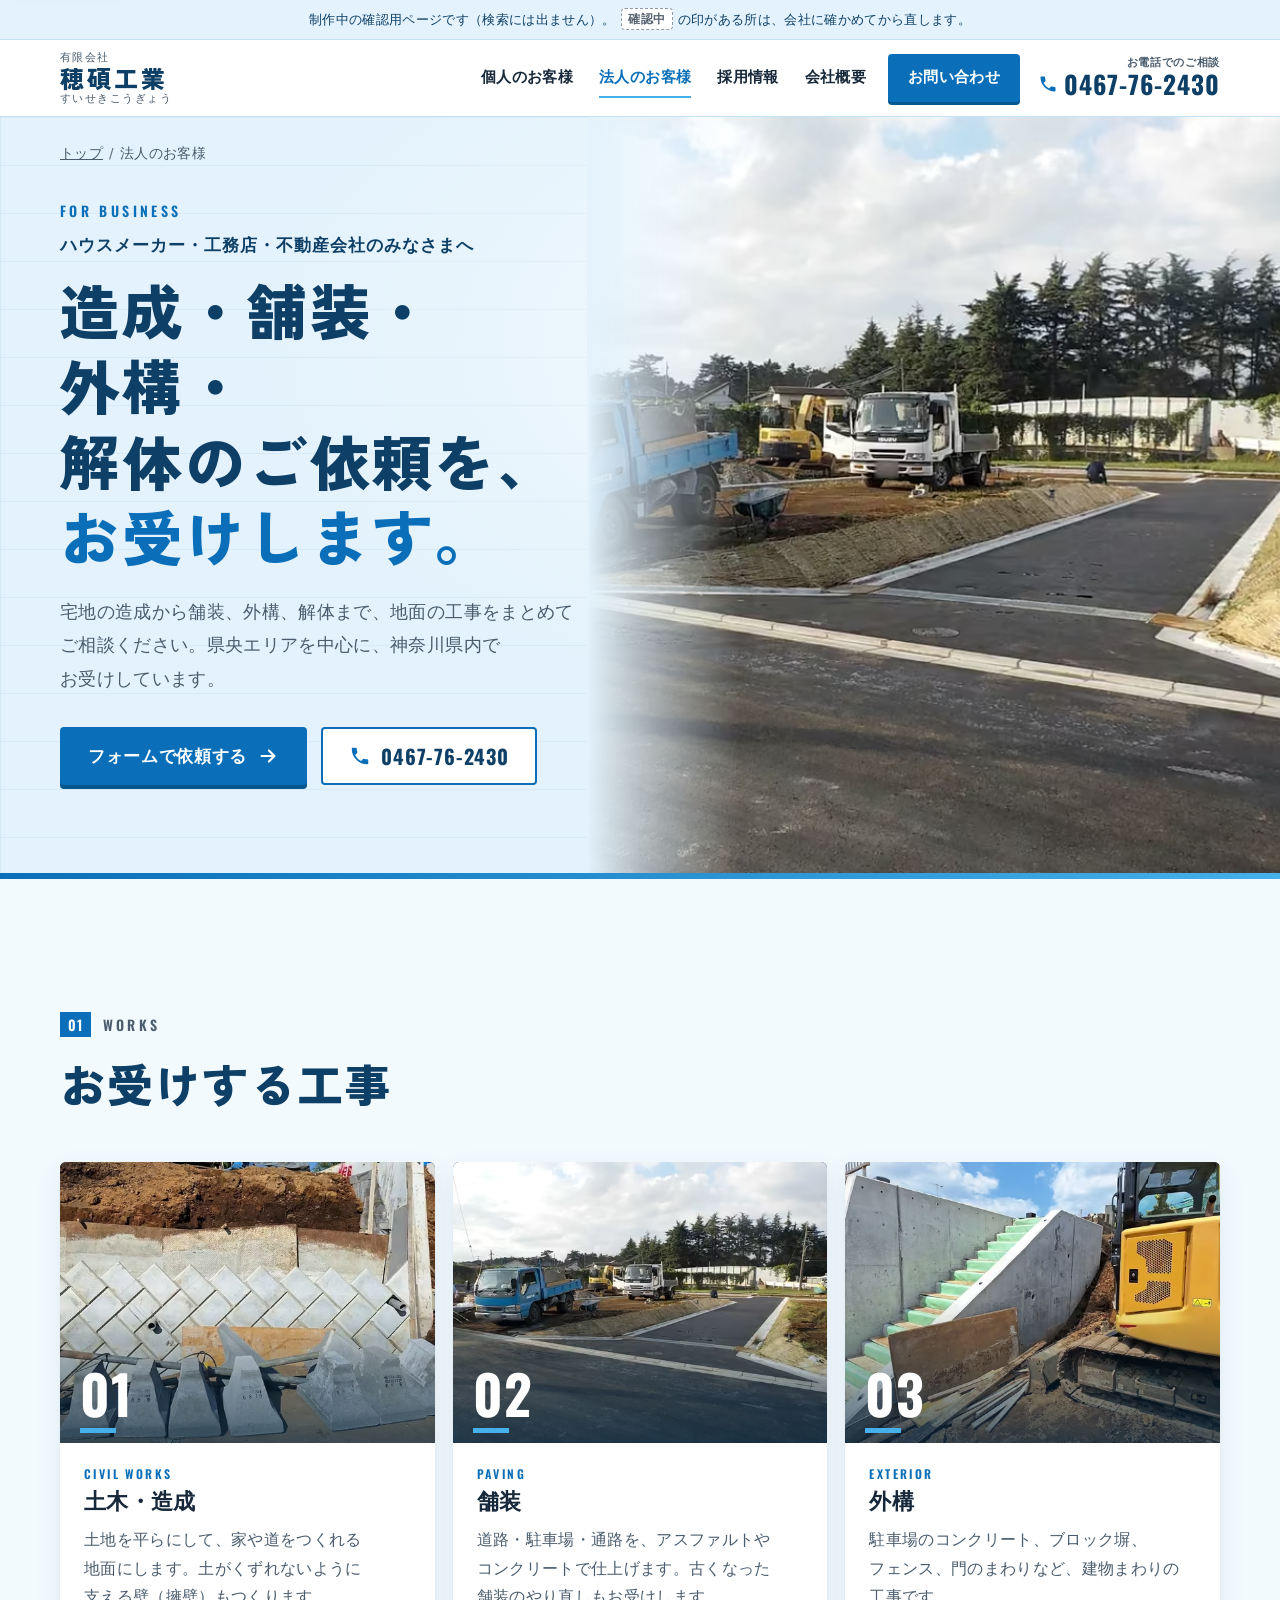
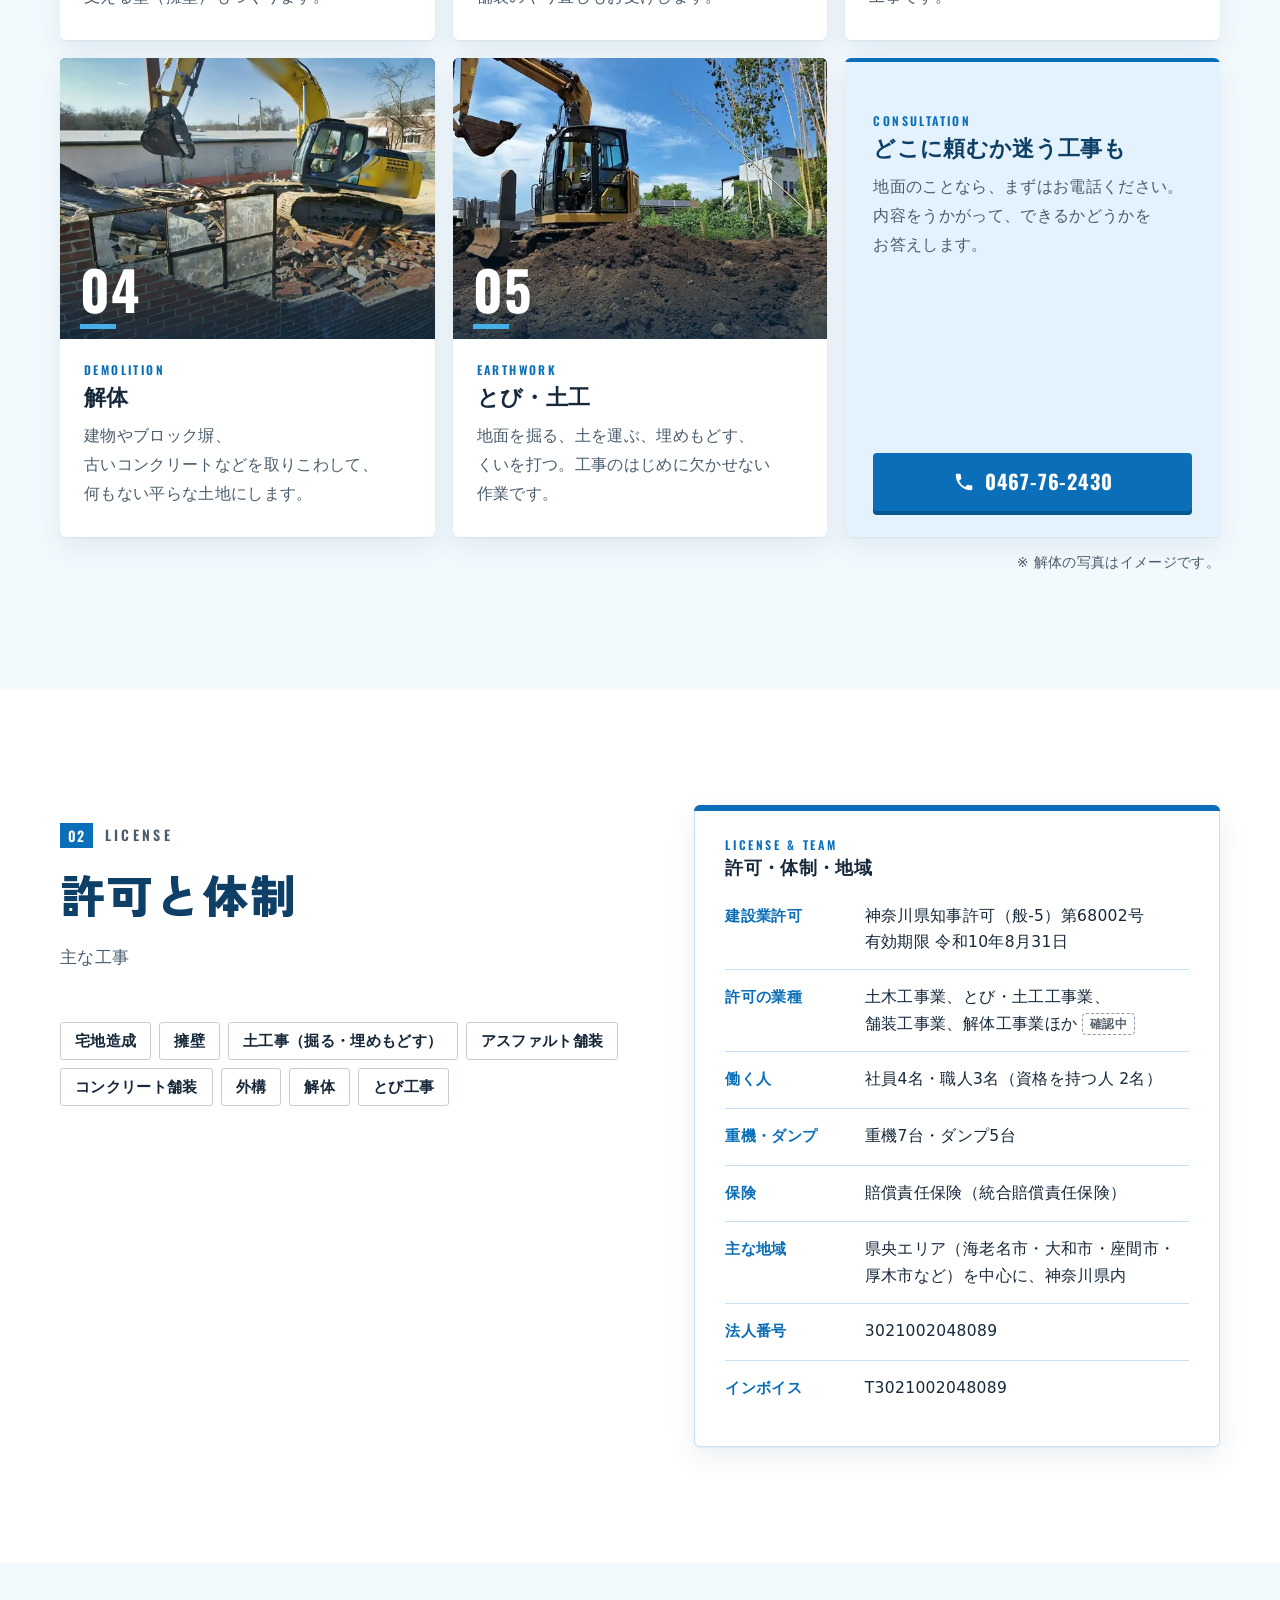
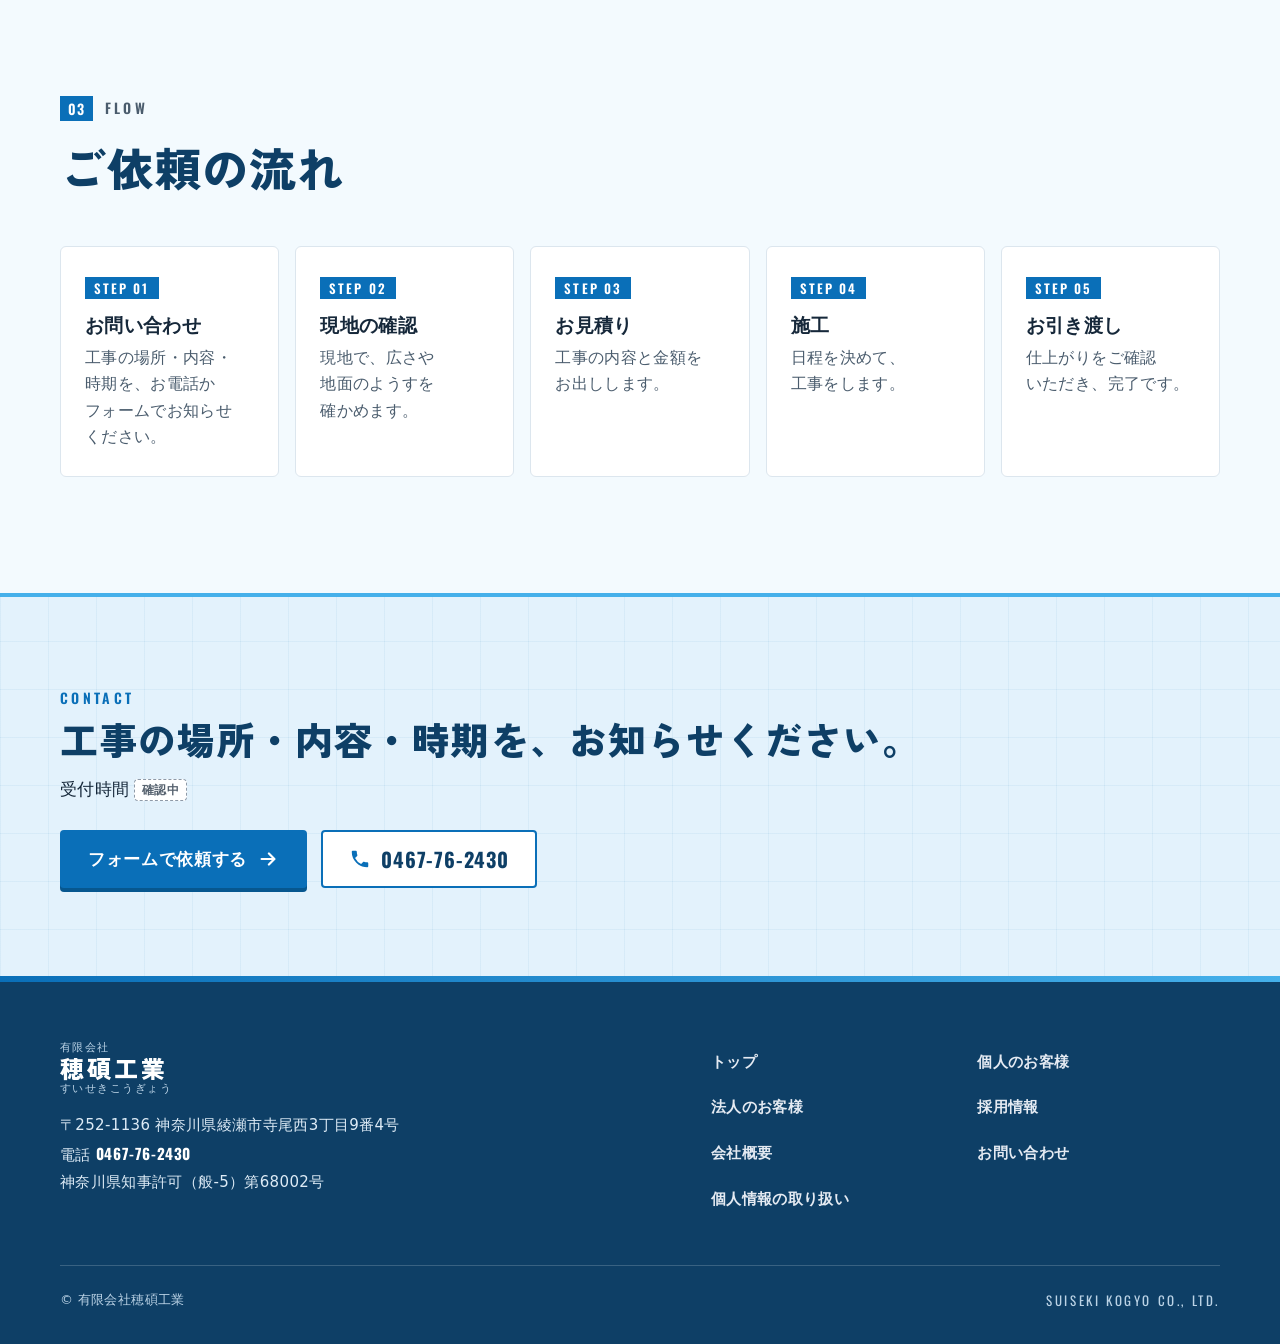
<file: business.html>
<!doctype html>
<html lang="ja">
<head>
<meta charset="utf-8">
<meta name="viewport" content="width=device-width,initial-scale=1,viewport-fit=cover">
<title>造成・舗装・外構・解体のご依頼｜法人のお客様｜有限会社穂碩工業（綾瀬市）</title>
<meta name="description" content="ハウスメーカー・工務店・不動産会社のみなさまへ。綾瀬市の有限会社穂碩工業は、宅地の造成から舗装、外構、解体まで、地面の工事をお受けしています。神奈川県知事許可（般-5）第68002号。">
<meta name="robots" content="noindex,nofollow">
<meta name="theme-color" content="#FFFFFF">
<link rel="preconnect" href="https://fonts.googleapis.com">
<link rel="preconnect" href="https://fonts.gstatic.com" crossorigin>
<link rel="stylesheet" href="https://fonts.googleapis.com/css2?family=Oswald:wght@600;700&family=Zen+Kaku+Gothic+New:wght@900&display=swap&text=%20%21%23%25%26%27%28%29%2B%2C-.%2F0123456789%3A%3FABCDEFGHIJKLMNOPQRSTUVWXYZabcdefghijklmnopqrstuvwxyz%E3%80%81%E3%80%82%E3%81%82%E3%81%84%E3%81%86%E3%81%88%E3%81%8A%E3%81%8B%E3%81%8C%E3%81%8D%E3%81%8E%E3%81%8F%E3%81%91%E3%81%93%E3%81%94%E3%81%95%E3%81%97%E3%81%99%E3%81%9A%E3%81%9B%E3%81%9D%E3%81%9F%E3%81%A0%E3%81%A1%E3%81%A3%E3%81%A4%E3%81%A6%E3%81%A7%E3%81%A8%E3%81%A9%E3%81%AA%E3%81%AB%E3%81%AD%E3%81%AE%E3%81%AF%E3%81%B6%E3%81%B8%E3%81%BB%E3%81%BE%E3%81%BF%E3%82%81%E3%82%82%E3%82%87%E3%82%88%E3%82%89%E3%82%8A%E3%82%8B%E3%82%8C%E3%82%8F%E3%82%92%E3%82%93%E3%82%A2%E3%82%A6%E3%82%A9%E3%82%AB%E3%82%AF%E3%82%B8%E3%82%B9%E3%82%BB%E3%82%BF%E3%83%83%E3%83%8F%E3%83%95%E3%83%96%E3%83%9A%E3%83%9B%E3%83%A0%E3%83%A1%E3%83%AD%E3%83%BB%E3%83%BC%E4%B8%80%E4%B8%8D%E4%B8%BB%E4%BA%8B%E4%BA%BA%E4%BB%95%E4%BB%B6%E4%BC%9A%E4%BD%93%E4%BD%9C%E4%BD%BF%E4%BE%8B%E4%BE%9D%E5%80%8B%E5%83%8D%E5%85%88%E5%86%85%E5%87%BA%E5%88%B6%E5%89%8D%E5%8A%A9%E5%8B%95%E5%8B%99%E5%8B%9F%E5%8D%88%E5%8E%BB%E5%8F%96%E5%8F%97%E5%8F%AF%E5%8F%B0%E5%90%88%E5%95%8F%E5%9B%B0%E5%9C%9F%E5%A0%B1%E5%A0%B4%E5%A1%80%E5%A4%89%E5%A4%96%E5%AE%88%E5%AE%B6%E5%AE%B9%E5%B1%A4%E5%B7%A5%E5%B8%82%E5%BA%8A%E5%BA%97%E5%BD%B9%E5%BE%8C%E5%BF%9C%E6%83%85%E6%88%90%E6%89%80%E6%89%B1%E6%8B%85%E6%8E%A1%E6%92%A4%E6%95%99%E6%97%A5%E6%98%BC%E6%99%82%E6%9A%AE%E6%9B%9C%E6%9C%89%E6%9C%9F%E6%9C%A8%E6%9C%AA%E6%9D%A1%E6%A5%AD%E6%A6%82%E6%A7%8B%E6%B0%97%E6%B1%BA%E6%B5%81%E6%B6%88%E6%B8%A1%E7%80%AC%E7%8F%BE%E7%90%86%E7%94%A3%E7%94%A8%E7%9A%84%E7%9B%A4%E7%9B%AE%E7%9B%B4%E7%9B%B8%E7%9F%A5%E7%A2%A9%E7%A4%BE%E7%A5%9D%E7%A9%82%E7%A9%8D%E7%AE%A1%E7%B5%8C%E7%B6%BE%E7%B7%92%E8%88%97%E8%A1%A8%E8%A3%85%E8%A3%9C%E8%A6%81%E8%A6%8B%E8%A7%A3%E8%A8%98%E8%A8%B1%E8%AB%87%E8%B2%A0%E8%B3%AA%E8%B6%B3%E8%B7%AF%E8%BB%8A%E8%BB%BD%E9%80%A0%E9%81%B8%E9%8C%B2%E9%95%B7%E9%99%90%E9%9B%86%E9%A0%BC%E9%A7%90%E9%A8%93%EF%BC%88%EF%BC%89%EF%BC%9F">
<link rel="preload" as="image" type="image/avif" imagesrcset="assets/photos/slide-road-960.avif 960w, assets/photos/slide-road-1176.avif 1176w" imagesizes="(max-width:900px) 100vw, 54vw" fetchpriority="high">
<link rel="stylesheet" href="assets/site.css">
</head>
<body>
<a class="skip" href="#main">本文へ移動</a>
<p class="dev-note">制作中の確認用ページです（検索には出ません）。<span class="tbd">確認中</span> の印がある所は、会社に確かめてから直します。</p>

<header class="site-head">
  <div class="wrap head-in">
    <a class="logo" href="./" aria-label="有限会社穂碩工業 トップへ">
      <span class="logo-txt"><small>有限会社</small><b>穂碩工業</b><i>すいせきこうぎょう</i></span>
    </a>
    <nav class="gnav" id="gnav" aria-label="サイトの案内">
      <ul>
        <li><a href="residential.html">個人のお客様</a></li>
        <li><a href="business.html" aria-current="page">法人のお客様</a></li>
        <li><a href="recruit.html">採用情報</a></li>
        <li><a href="company.html">会社概要</a></li>
        <li class="gnav-cta"><a href="contact.html?kind=工事のご依頼（法人）">お問い合わせ</a></li>
      </ul>
      <div class="gnav-tel"><a class="btn btn-ghost" href="tel:0467762430" data-place="menu"><svg viewBox="0 0 24 24" aria-hidden="true"><path fill="currentColor" d="M6.6 10.8a15.2 15.2 0 0 0 6.6 6.6l2.2-2.2c.3-.3.7-.4 1-.2 1.1.4 2.3.6 3.6.6.6 0 1 .4 1 1V20c0 .6-.4 1-1 1A17 17 0 0 1 3 4c0-.6.4-1 1-1h3.5c.6 0 1 .4 1 1 0 1.3.2 2.5.6 3.6.1.3 0 .7-.2 1z"/></svg><span class="tel-no">0467-76-2430</span></a></div>
    </nav>
    <a class="head-tel" href="tel:0467762430" data-place="header" aria-label="電話をかける 0467-76-2430"><small>お電話でのご相談</small><b><svg viewBox="0 0 24 24" aria-hidden="true"><path fill="currentColor" d="M6.6 10.8a15.2 15.2 0 0 0 6.6 6.6l2.2-2.2c.3-.3.7-.4 1-.2 1.1.4 2.3.6 3.6.6.6 0 1 .4 1 1V20c0 .6-.4 1-1 1A17 17 0 0 1 3 4c0-.6.4-1 1-1h3.5c.6 0 1 .4 1 1 0 1.3.2 2.5.6 3.6.1.3 0 .7-.2 1z"/></svg><span class="tel-no">0467-76-2430</span></b></a>
    <button class="menu-btn" type="button" aria-expanded="false" aria-controls="gnav" aria-label="メニューを開く"><i></i><i></i><i></i></button>
  </div>
</header>

<main id="main">
  <section class="phero phero-photo is-wide" aria-labelledby="ph-h1">
    <picture class="hero-bg"><source type="image/avif" srcset="assets/photos/slide-road-960.avif 960w, assets/photos/slide-road-1176.avif 1176w" sizes="(max-width:900px) 100vw, 54vw"><img src="assets/photos/slide-road-1176.webp" srcset="assets/photos/slide-road-960.webp 960w, assets/photos/slide-road-1176.webp 1176w" sizes="(max-width:900px) 100vw, 54vw" width="1176" height="882" alt="" decoding="async" fetchpriority="high"></picture>
    <div class="wrap">
      <ol class="crumbs" aria-label="現在の場所"><li><a href="./">トップ</a></li><li>法人のお客様</li></ol>
      <p class="eyebrow">For Business</p>
      <h1 id="ph-h1"><span class="h1-sub">ハウスメーカー・工務店・不動産会社のみなさまへ</span>造成・舗装・外構・解体のご依頼を、<span class="y">お受けします。</span></h1>
      <p class="phero-lead">宅地の造成から舗装、外構、解体まで、地面の工事をまとめてご相談ください。県央エリアを中心に、神奈川県内でお受けしています。</p>
      <div class="btns">
        <a class="btn btn-main" href="contact.html?kind=工事のご依頼（法人）">フォームで依頼する<svg class="arrow" viewBox="0 0 24 24" aria-hidden="true"><path d="M5 12h13M13 6l6 6-6 6" fill="none" stroke="currentColor" stroke-width="2.4" stroke-linecap="round" stroke-linejoin="round"/></svg></a>
        <a class="btn btn-ghost" href="tel:0467762430" data-place="biz-hero"><svg viewBox="0 0 24 24" aria-hidden="true"><path fill="currentColor" d="M6.6 10.8a15.2 15.2 0 0 0 6.6 6.6l2.2-2.2c.3-.3.7-.4 1-.2 1.1.4 2.3.6 3.6.6.6 0 1 .4 1 1V20c0 .6-.4 1-1 1A17 17 0 0 1 3 4c0-.6.4-1 1-1h3.5c.6 0 1 .4 1 1 0 1.3.2 2.5.6 3.6.1.3 0 .7-.2 1z"/></svg><span class="tel-no">0467-76-2430</span></a>
      </div>
    </div>
  </section>
  <div class="hazard" aria-hidden="true"></div>

  <!-- お受けする工事 -->
  <section class="sec sec-alt" id="works" aria-labelledby="wk-title">
    <div class="wrap">
      <div class="sec-head">
        <p class="eyebrow"><span class="num">01</span>Works</p>
        <h2 id="wk-title">お受けする工事</h2>
      </div>
      <div class="svc-grid">
        <article class="svc rv">
          <figure class="svc-ph rv-ph"><picture><source type="image/avif" srcset="assets/photos/civil-240.avif 240w, assets/photos/civil-560.avif 560w, assets/photos/civil-800.avif 800w" sizes="(max-width: 640px) 112px, (max-width: 1000px) 50vw, 380px"><img src="assets/photos/civil-560.webp" srcset="assets/photos/civil-240.webp 240w, assets/photos/civil-560.webp 560w, assets/photos/civil-800.webp 800w" sizes="(max-width: 640px) 112px, (max-width: 1000px) 50vw, 380px" width="1200" height="900" alt="ブロックを積んだ、土をささえる壁の現場" decoding="async" loading="lazy"></picture><span class="svc-no" aria-hidden="true">01</span></figure>
          <div class="svc-body">
            <h3><span class="en">Civil Works</span>土木・造成</h3>
            <p class="svc-short">土地を平らにして、家や道の土台をつくります。</p>
            <p class="svc-long">土地を平らにして、家や道をつくれる地面にします。土がくずれないように支える壁（擁壁）もつくります。</p>
          </div>
        </article>
        <article class="svc rv">
          <figure class="svc-ph rv-ph"><picture><source type="image/avif" srcset="assets/photos/paving-240.avif 240w, assets/photos/paving-560.avif 560w, assets/photos/paving-800.avif 800w" sizes="(max-width: 640px) 112px, (max-width: 1000px) 50vw, 380px"><img src="assets/photos/paving-560.webp" srcset="assets/photos/paving-240.webp 240w, assets/photos/paving-560.webp 560w, assets/photos/paving-800.webp 800w" sizes="(max-width: 640px) 112px, (max-width: 1000px) 50vw, 380px" width="1200" height="900" alt="舗装を終えた、新しい宅地の道路" decoding="async" loading="lazy"></picture><span class="svc-no" aria-hidden="true">02</span></figure>
          <div class="svc-body">
            <h3><span class="en">Paving</span>舗装</h3>
            <p class="svc-short">道路や駐車場を、アスファルトやコンクリートで。</p>
            <p class="svc-long">道路・駐車場・通路を、アスファルトやコンクリートで仕上げます。古くなった舗装のやり直しもお受けします。</p>
          </div>
        </article>
        <article class="svc rv">
          <figure class="svc-ph rv-ph"><picture><source type="image/avif" srcset="assets/photos/exterior-240.avif 240w, assets/photos/exterior-560.avif 560w, assets/photos/exterior-800.avif 800w" sizes="(max-width: 640px) 112px, (max-width: 1000px) 50vw, 380px"><img src="assets/photos/exterior-560.webp" srcset="assets/photos/exterior-240.webp 240w, assets/photos/exterior-560.webp 560w, assets/photos/exterior-800.webp 800w" sizes="(max-width: 640px) 112px, (max-width: 1000px) 50vw, 380px" width="1200" height="900" alt="コンクリートの壁と階段の現場" decoding="async" loading="lazy"></picture><span class="svc-no" aria-hidden="true">03</span></figure>
          <div class="svc-body">
            <h3><span class="en">Exterior</span>外構</h3>
            <p class="svc-short">駐車場・ブロック塀・フェンスなど、建物まわりの工事です。</p>
            <p class="svc-long">駐車場のコンクリート、ブロック塀、フェンス、門のまわりなど、建物まわりの工事です。</p>
          </div>
        </article>
        <article class="svc rv">
          <figure class="svc-ph rv-ph"><picture><source type="image/avif" srcset="assets/photos/demolition-240.avif 240w, assets/photos/demolition-560.avif 560w, assets/photos/demolition-800.avif 800w" sizes="(max-width: 640px) 112px, (max-width: 1000px) 50vw, 380px"><img src="assets/photos/demolition-560.webp" srcset="assets/photos/demolition-240.webp 240w, assets/photos/demolition-560.webp 560w, assets/photos/demolition-800.webp 800w" sizes="(max-width: 640px) 112px, (max-width: 1000px) 50vw, 380px" width="1200" height="900" alt="重機で建物を取りこわす現場" decoding="async" loading="lazy"></picture><span class="svc-no" aria-hidden="true">04</span></figure>
          <div class="svc-body">
            <h3><span class="en">Demolition</span>解体</h3>
            <p class="svc-short">建物やブロック塀を取りこわし、平らな土地にします。</p>
            <p class="svc-long">建物やブロック塀、古いコンクリートなどを取りこわして、何もない平らな土地にします。</p>
          </div>
        </article>
        <article class="svc rv">
          <figure class="svc-ph rv-ph"><picture><source type="image/avif" srcset="assets/photos/earthwork-240.avif 240w, assets/photos/earthwork-560.avif 560w, assets/photos/earthwork-800.avif 800w" sizes="(max-width: 640px) 112px, (max-width: 1000px) 50vw, 380px"><img src="assets/photos/earthwork-560.webp" srcset="assets/photos/earthwork-240.webp 240w, assets/photos/earthwork-560.webp 560w, assets/photos/earthwork-800.webp 800w" sizes="(max-width: 640px) 112px, (max-width: 1000px) 50vw, 380px" width="1200" height="900" alt="土を動かすショベル" decoding="async" loading="lazy"></picture><span class="svc-no" aria-hidden="true">05</span></figure>
          <div class="svc-body">
            <h3><span class="en">Earthwork</span>とび・土工</h3>
            <p class="svc-short">掘る・運ぶ・埋めもどす。工事のはじめの作業です。</p>
            <p class="svc-long">地面を掘る、土を運ぶ、埋めもどす、くいを打つ。工事のはじめに欠かせない作業です。</p>
          </div>
        </article>
        <article class="svc svc-cta">
          <div class="svc-body">
            <h3><span class="en y">Consultation</span>どこに頼むか迷う工事も</h3>
            <p>地面のことなら、まずはお電話ください。内容をうかがって、できるかどうかをお答えします。</p>
          </div>
          <a class="btn btn-main" href="tel:0467762430" data-place="service"><svg viewBox="0 0 24 24" aria-hidden="true"><path fill="currentColor" d="M6.6 10.8a15.2 15.2 0 0 0 6.6 6.6l2.2-2.2c.3-.3.7-.4 1-.2 1.1.4 2.3.6 3.6.6.6 0 1 .4 1 1V20c0 .6-.4 1-1 1A17 17 0 0 1 3 4c0-.6.4-1 1-1h3.5c.6 0 1 .4 1 1 0 1.3.2 2.5.6 3.6.1.3 0 .7-.2 1z"/></svg><span class="tel-no">0467-76-2430</span></a>
        </article>
      </div>
      <p class="note photo-cap">※ 解体の写真はイメージです。</p>
    </div>
  </section>

  <!-- 許可と地域 -->
  <section class="sec" id="license" aria-labelledby="lc-title">
    <div class="wrap biz">
      <div>
      <div class="sec-head">
        <p class="eyebrow"><span class="num">02</span>License</p>
        <h2 id="lc-title">許可と体制</h2>
        <p>主な工事</p>
      </div>
        <ul class="chips" aria-label="主な工事">
          <li>宅地造成</li><li>擁壁</li><li>土工事（掘る・埋めもどす）</li><li>アスファルト舗装</li><li>コンクリート舗装</li><li>外構</li><li>解体</li><li>とび工事</li>
        </ul>
      </div>
      <div class="facts facts-wide">
        <h3><span class="en">License &amp; Team</span>許可・体制・地域</h3>
        <dl>
          <div><dt>建設業許可</dt><dd><x-nb>神奈川県知事</x-nb><wbr><x-nb>許可（般-5）</x-nb><wbr><x-nb>第68002号</x-nb><br>有効期限 令和10年8月31日</dd></div>
          <div><dt>許可の業種</dt><dd>土木工事業、とび・土工工事業、舗装工事業、解体工事業ほか<span class="tbd">確認中</span></dd></div>
          <div><dt>働く人</dt><dd>社員4名・職人3名（資格を持つ人 2名）</dd></div>
          <div><dt>重機・ダンプ</dt><dd>重機7台・ダンプ5台</dd></div>
          <div><dt>保険</dt><dd>賠償責任保険（統合賠償責任保険）</dd></div>
          <div><dt>主な地域</dt><dd>県央エリア（海老名市・大和市・座間市・厚木市など）を中心に、神奈川県内</dd></div>
          <div><dt>法人番号</dt><dd>3021002048089</dd></div>
          <div><dt>インボイス</dt><dd>T3021002048089</dd></div>
        </dl>
      </div>
    </div>
  </section>

  <!-- ご依頼の流れ -->
  <section class="sec sec-alt" id="flow" aria-labelledby="fl-title">
    <div class="wrap">
      <div class="sec-head">
        <p class="eyebrow"><span class="num">03</span>Flow</p>
        <h2 id="fl-title">ご依頼の流れ</h2>
      </div>
      <ol class="hsteps hsteps-5">
        <li><b>お問い合わせ</b><p>工事の場所・内容・時期を、お電話かフォームでお知らせください。</p></li>
        <li><b>現地の確認</b><p>現地で、広さや地面のようすを確かめます。</p></li>
        <li><b>お見積り</b><p>工事の内容と金額をお出しします。</p></li>
        <li><b>施工</b><p>日程を決めて、工事をします。</p></li>
        <li><b>お引き渡し</b><p>仕上がりをご確認いただき、完了です。</p></li>
      </ol>
    </div>
  </section>

  <section class="cta-band" aria-labelledby="cta-title">
    <div class="wrap cta-in">
      <div>
        <p class="eyebrow">Contact</p>
        <h2 id="cta-title">工事の場所・内容・時期を、お知らせください。</h2>
        <p>受付時間<span class="tbd">確認中</span></p>
      </div>
      <div class="btns">
        <a class="btn btn-main" href="contact.html?kind=工事のご依頼（法人）">フォームで依頼する<svg class="arrow" viewBox="0 0 24 24" aria-hidden="true"><path d="M5 12h13M13 6l6 6-6 6" fill="none" stroke="currentColor" stroke-width="2.4" stroke-linecap="round" stroke-linejoin="round"/></svg></a>
        <a class="btn btn-ghost" href="tel:0467762430" data-place="biz-cta"><svg viewBox="0 0 24 24" aria-hidden="true"><path fill="currentColor" d="M6.6 10.8a15.2 15.2 0 0 0 6.6 6.6l2.2-2.2c.3-.3.7-.4 1-.2 1.1.4 2.3.6 3.6.6.6 0 1 .4 1 1V20c0 .6-.4 1-1 1A17 17 0 0 1 3 4c0-.6.4-1 1-1h3.5c.6 0 1 .4 1 1 0 1.3.2 2.5.6 3.6.1.3 0 .7-.2 1z"/></svg><span class="tel-no">0467-76-2430</span></a>
      </div>
    </div>
  </section>
</main>

<footer class="site-foot">
  <div class="hazard" aria-hidden="true"></div>
  <div class="wrap">
    <div class="foot-in">
      <div>
        <a class="logo" href="./" aria-label="有限会社穂碩工業 トップへ">
          <span class="logo-txt"><small>有限会社</small><b>穂碩工業</b><i>すいせきこうぎょう</i></span>
        </a>
        <p class="foot-info">〒252-1136 神奈川県綾瀬市寺尾西3丁目9番4号<br>電話 <a href="tel:0467762430" data-place="footer"><span class="tel-no">0467-76-2430</span></a><br><x-nb>神奈川県知事</x-nb><wbr><x-nb>許可（般-5）</x-nb><wbr><x-nb>第68002号</x-nb></p>
      </div>
      <nav class="foot-nav" aria-label="フッターの案内">
        <a href="./">トップ</a>
        <a href="residential.html">個人のお客様</a>
        <a href="business.html" aria-current="page">法人のお客様</a>
        <a href="recruit.html">採用情報</a>
        <a href="company.html">会社概要</a>
        <a href="contact.html">お問い合わせ</a>
        <a href="privacy.html">個人情報の取り扱い</a>
      </nav>
    </div>
    <p class="foot-copy"><span>© 有限会社穂碩工業</span><span class="en">Suiseki Kogyo Co., Ltd.</span></p>
  </div>
</footer>

<div class="mbar">
  <a class="btn btn-ghost" href="tel:0467762430" data-place="mbar"><svg viewBox="0 0 24 24" aria-hidden="true"><path fill="currentColor" d="M6.6 10.8a15.2 15.2 0 0 0 6.6 6.6l2.2-2.2c.3-.3.7-.4 1-.2 1.1.4 2.3.6 3.6.6.6 0 1 .4 1 1V20c0 .6-.4 1-1 1A17 17 0 0 1 3 4c0-.6.4-1 1-1h3.5c.6 0 1 .4 1 1 0 1.3.2 2.5.6 3.6.1.3 0 .7-.2 1z"/></svg>電話する</a>
  <a class="btn btn-main" href="contact.html?kind=工事のご依頼（法人）">フォームで依頼</a>
</div>

<script src="assets/phrase.js" defer></script>
<script src="assets/site.js" defer></script>
</body>
</html>
</file>
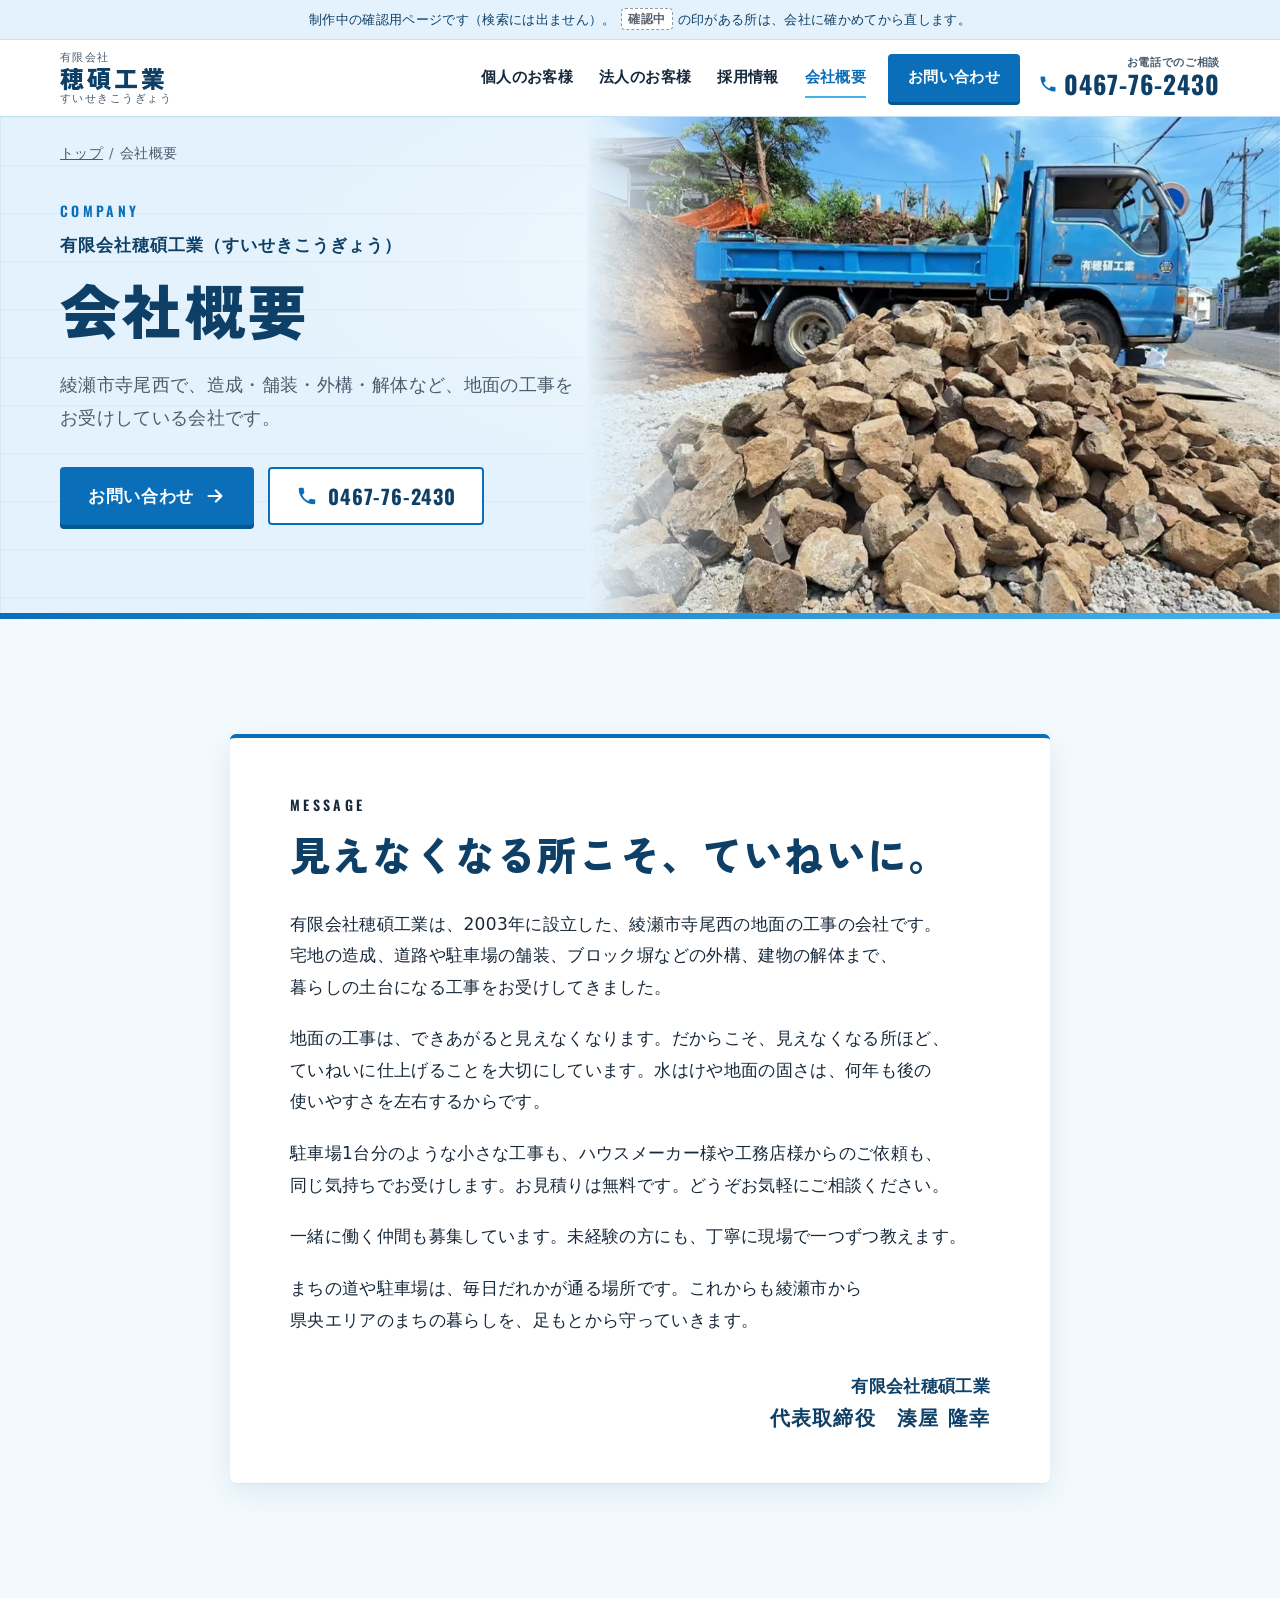
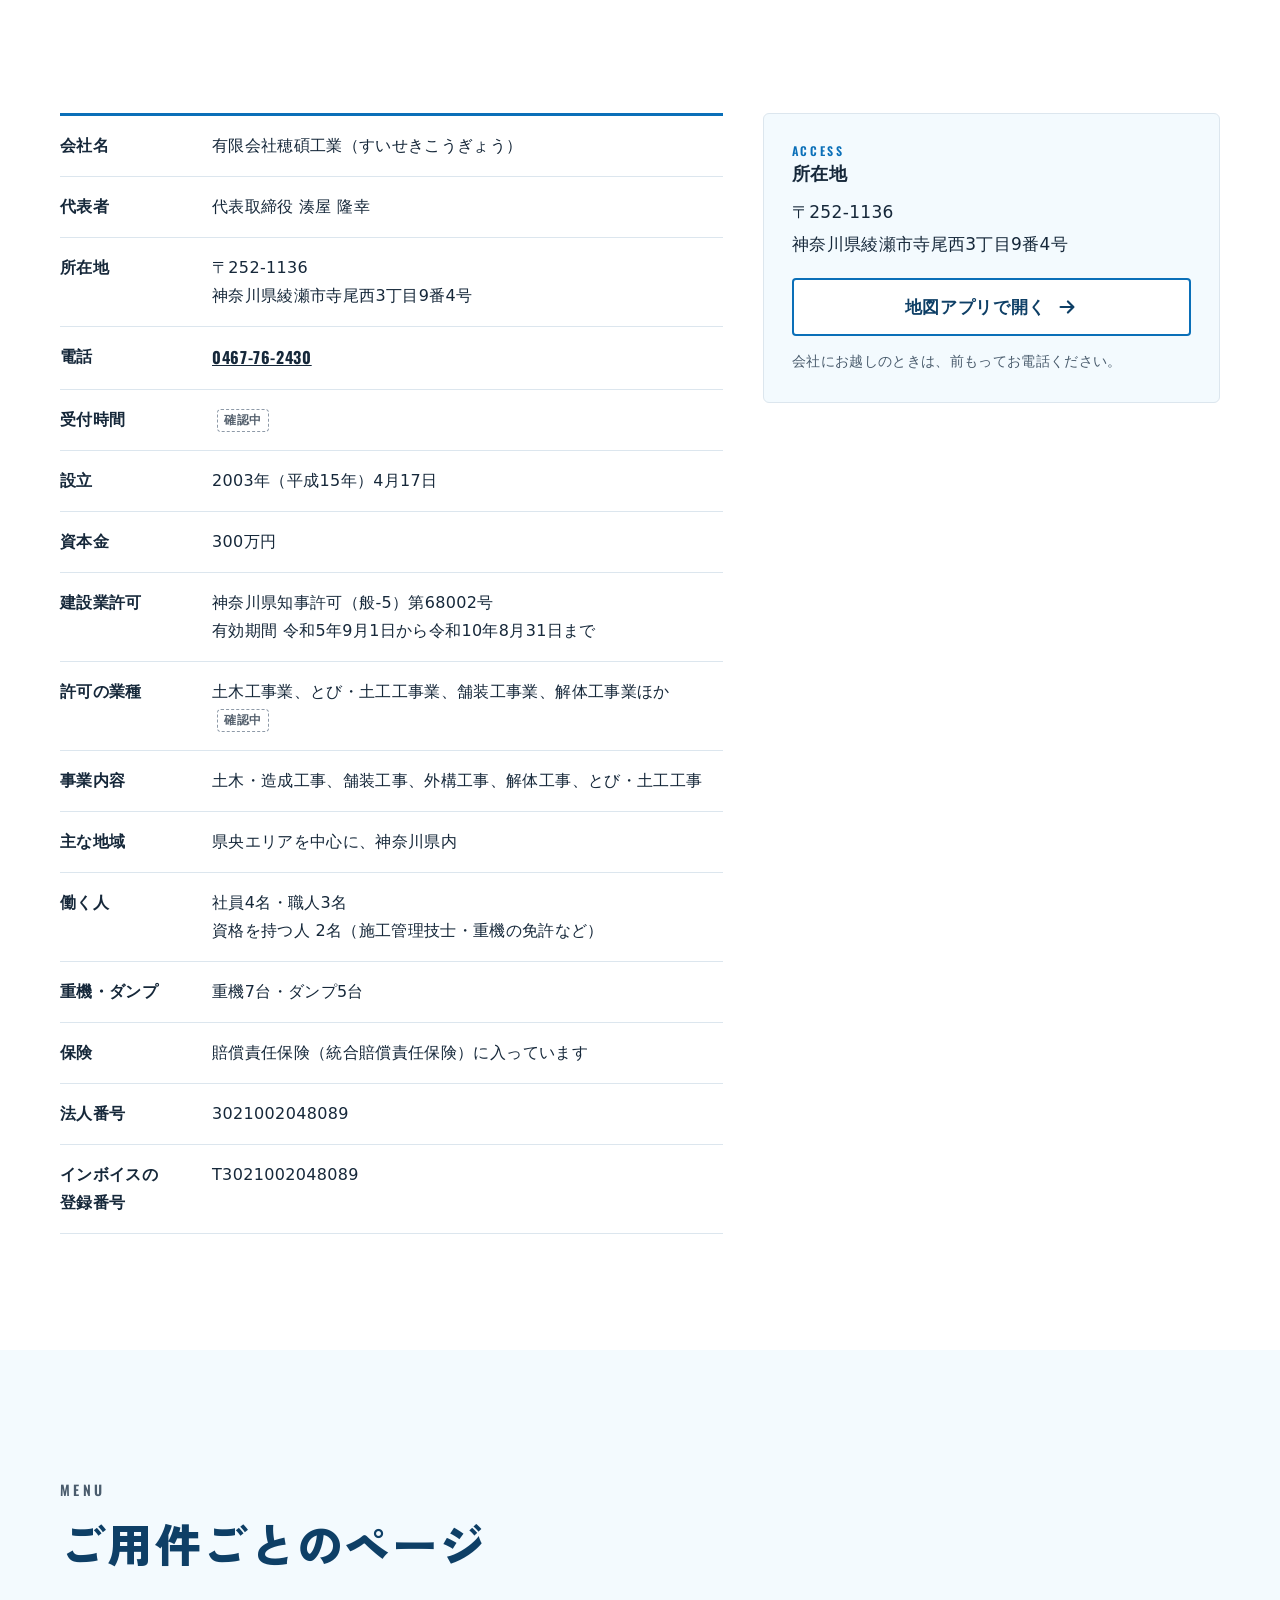
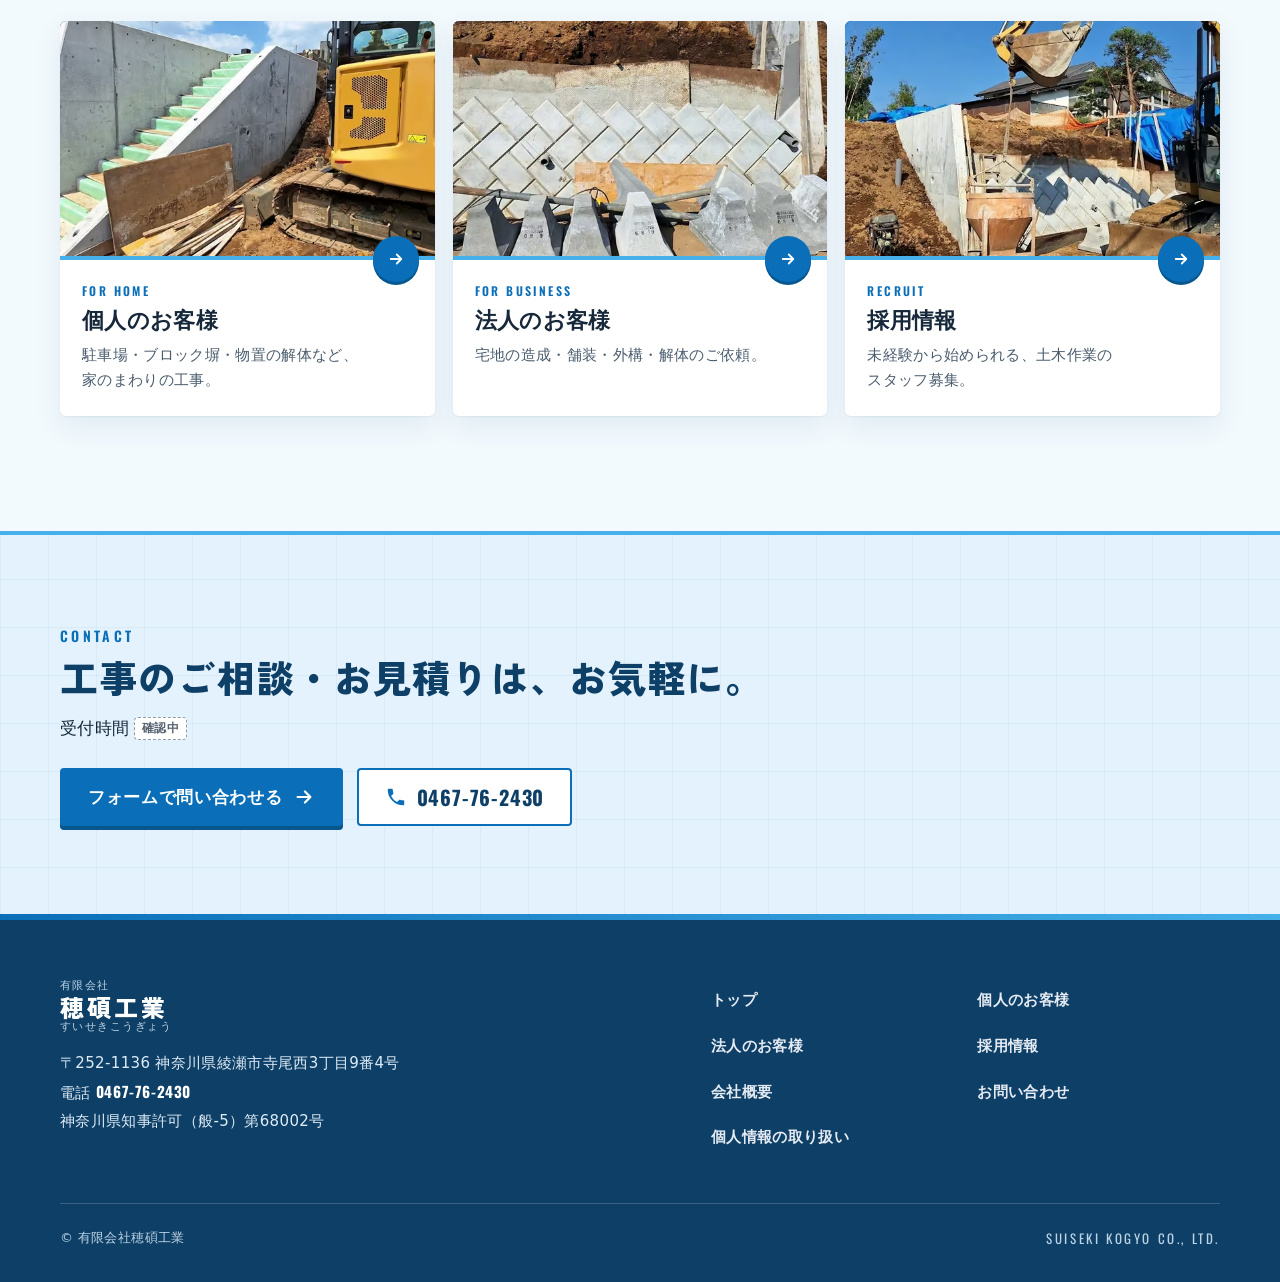
<file: company.html>
<!doctype html>
<html lang="ja">
<head>
<meta charset="utf-8">
<meta name="viewport" content="width=device-width,initial-scale=1,viewport-fit=cover">
<title>会社概要｜有限会社穂碩工業（綾瀬市寺尾西）</title>
<meta name="description" content="有限会社穂碩工業（すいせきこうぎょう）の会社概要。神奈川県綾瀬市寺尾西3丁目9番4号。電話 0467-76-2430。神奈川県知事許可（般-5）第68002号。">
<meta name="robots" content="noindex,nofollow">
<meta name="theme-color" content="#FFFFFF">
<link rel="preconnect" href="https://fonts.googleapis.com">
<link rel="preconnect" href="https://fonts.gstatic.com" crossorigin>
<link rel="stylesheet" href="https://fonts.googleapis.com/css2?family=Oswald:wght@600;700&family=Zen+Kaku+Gothic+New:wght@900&display=swap&text=%20%21%23%25%26%27%28%29%2B%2C-.%2F0123456789%3A%3FABCDEFGHIJKLMNOPQRSTUVWXYZabcdefghijklmnopqrstuvwxyz%E3%80%81%E3%80%82%E3%81%82%E3%81%84%E3%81%86%E3%81%88%E3%81%8A%E3%81%8B%E3%81%8C%E3%81%8D%E3%81%8E%E3%81%8F%E3%81%91%E3%81%93%E3%81%94%E3%81%95%E3%81%97%E3%81%99%E3%81%9A%E3%81%9B%E3%81%9D%E3%81%9F%E3%81%A0%E3%81%A1%E3%81%A3%E3%81%A4%E3%81%A6%E3%81%A7%E3%81%A8%E3%81%A9%E3%81%AA%E3%81%AB%E3%81%AD%E3%81%AE%E3%81%AF%E3%81%B6%E3%81%B8%E3%81%BB%E3%81%BE%E3%81%BF%E3%82%81%E3%82%82%E3%82%87%E3%82%88%E3%82%89%E3%82%8A%E3%82%8B%E3%82%8C%E3%82%8F%E3%82%92%E3%82%93%E3%82%A2%E3%82%A6%E3%82%A9%E3%82%AB%E3%82%AF%E3%82%B8%E3%82%B9%E3%82%BB%E3%82%BF%E3%83%83%E3%83%8F%E3%83%95%E3%83%96%E3%83%9A%E3%83%9B%E3%83%A0%E3%83%A1%E3%83%AD%E3%83%BB%E3%83%BC%E4%B8%80%E4%B8%8D%E4%B8%BB%E4%BA%8B%E4%BA%BA%E4%BB%95%E4%BB%B6%E4%BC%9A%E4%BD%93%E4%BD%9C%E4%BD%BF%E4%BE%8B%E4%BE%9D%E5%80%8B%E5%83%8D%E5%85%88%E5%86%85%E5%87%BA%E5%88%B6%E5%89%8D%E5%8A%A9%E5%8B%95%E5%8B%99%E5%8B%9F%E5%8D%88%E5%8E%BB%E5%8F%96%E5%8F%97%E5%8F%AF%E5%8F%B0%E5%90%88%E5%95%8F%E5%9B%B0%E5%9C%9F%E5%A0%B1%E5%A0%B4%E5%A1%80%E5%A4%89%E5%A4%96%E5%AE%88%E5%AE%B6%E5%AE%B9%E5%B1%A4%E5%B7%A5%E5%B8%82%E5%BA%8A%E5%BA%97%E5%BD%B9%E5%BE%8C%E5%BF%9C%E6%83%85%E6%88%90%E6%89%80%E6%89%B1%E6%8B%85%E6%8E%A1%E6%92%A4%E6%95%99%E6%97%A5%E6%98%BC%E6%99%82%E6%9A%AE%E6%9B%9C%E6%9C%89%E6%9C%9F%E6%9C%A8%E6%9C%AA%E6%9D%A1%E6%A5%AD%E6%A6%82%E6%A7%8B%E6%B0%97%E6%B1%BA%E6%B5%81%E6%B6%88%E6%B8%A1%E7%80%AC%E7%8F%BE%E7%90%86%E7%94%A3%E7%94%A8%E7%9A%84%E7%9B%A4%E7%9B%AE%E7%9B%B4%E7%9B%B8%E7%9F%A5%E7%A2%A9%E7%A4%BE%E7%A5%9D%E7%A9%82%E7%A9%8D%E7%AE%A1%E7%B5%8C%E7%B6%BE%E7%B7%92%E8%88%97%E8%A1%A8%E8%A3%85%E8%A3%9C%E8%A6%81%E8%A6%8B%E8%A7%A3%E8%A8%98%E8%A8%B1%E8%AB%87%E8%B2%A0%E8%B3%AA%E8%B6%B3%E8%B7%AF%E8%BB%8A%E8%BB%BD%E9%80%A0%E9%81%B8%E9%8C%B2%E9%95%B7%E9%99%90%E9%9B%86%E9%A0%BC%E9%A7%90%E9%A8%93%EF%BC%88%EF%BC%89%EF%BC%9F">
<link rel="preload" as="image" type="image/avif" imagesrcset="assets/photos/slide-truck-960.avif 960w, assets/photos/slide-truck-1176.avif 1176w" imagesizes="(max-width:900px) 100vw, 54vw" fetchpriority="high">
<link rel="stylesheet" href="assets/site.css">
<script type="application/ld+json">
{
  "@context": "https://schema.org",
  "@type": "GeneralContractor",
  "name": "有限会社穂碩工業",
  "alternateName": "すいせきこうぎょう",
  "foundingDate": "2003-04-17",
  "identifier": {"@type": "PropertyValue", "propertyID": "法人番号", "value": "3021002048089"},
  "telephone": "+81-467-76-2430",
  "address": {
    "@type": "PostalAddress",
    "postalCode": "252-1136",
    "addressRegion": "神奈川県",
    "addressLocality": "綾瀬市",
    "streetAddress": "寺尾西3丁目9番4号",
    "addressCountry": "JP"
  },
  "areaServed": [
    {"@type": "City", "name": "綾瀬市"},
    {"@type": "City", "name": "海老名市"},
    {"@type": "City", "name": "大和市"},
    {"@type": "City", "name": "座間市"},
    {"@type": "City", "name": "厚木市"},
    {"@type": "AdministrativeArea", "name": "神奈川県"}
  ],
  "hasOfferCatalog": {
    "@type": "OfferCatalog",
    "name": "工事の種類",
    "itemListElement": [
      {"@type": "Offer", "itemOffered": {"@type": "Service", "name": "土木・造成工事"}},
      {"@type": "Offer", "itemOffered": {"@type": "Service", "name": "舗装工事"}},
      {"@type": "Offer", "itemOffered": {"@type": "Service", "name": "外構工事"}},
      {"@type": "Offer", "itemOffered": {"@type": "Service", "name": "解体工事"}},
      {"@type": "Offer", "itemOffered": {"@type": "Service", "name": "とび・土工工事"}}
    ]
  },
  "description": "神奈川県綾瀬市の土木・舗装・外構・解体工事の会社。"
}
</script>
</head>
<body>
<a class="skip" href="#main">本文へ移動</a>
<p class="dev-note">制作中の確認用ページです（検索には出ません）。<span class="tbd">確認中</span> の印がある所は、会社に確かめてから直します。</p>

<header class="site-head">
  <div class="wrap head-in">
    <a class="logo" href="./" aria-label="有限会社穂碩工業 トップへ">
      <span class="logo-txt"><small>有限会社</small><b>穂碩工業</b><i>すいせきこうぎょう</i></span>
    </a>
    <nav class="gnav" id="gnav" aria-label="サイトの案内">
      <ul>
        <li><a href="residential.html">個人のお客様</a></li>
        <li><a href="business.html">法人のお客様</a></li>
        <li><a href="recruit.html">採用情報</a></li>
        <li><a href="company.html" aria-current="page">会社概要</a></li>
        <li class="gnav-cta"><a href="contact.html">お問い合わせ</a></li>
      </ul>
      <div class="gnav-tel"><a class="btn btn-ghost" href="tel:0467762430" data-place="menu"><svg viewBox="0 0 24 24" aria-hidden="true"><path fill="currentColor" d="M6.6 10.8a15.2 15.2 0 0 0 6.6 6.6l2.2-2.2c.3-.3.7-.4 1-.2 1.1.4 2.3.6 3.6.6.6 0 1 .4 1 1V20c0 .6-.4 1-1 1A17 17 0 0 1 3 4c0-.6.4-1 1-1h3.5c.6 0 1 .4 1 1 0 1.3.2 2.5.6 3.6.1.3 0 .7-.2 1z"/></svg><span class="tel-no">0467-76-2430</span></a></div>
    </nav>
    <a class="head-tel" href="tel:0467762430" data-place="header" aria-label="電話をかける 0467-76-2430"><small>お電話でのご相談</small><b><svg viewBox="0 0 24 24" aria-hidden="true"><path fill="currentColor" d="M6.6 10.8a15.2 15.2 0 0 0 6.6 6.6l2.2-2.2c.3-.3.7-.4 1-.2 1.1.4 2.3.6 3.6.6.6 0 1 .4 1 1V20c0 .6-.4 1-1 1A17 17 0 0 1 3 4c0-.6.4-1 1-1h3.5c.6 0 1 .4 1 1 0 1.3.2 2.5.6 3.6.1.3 0 .7-.2 1z"/></svg><span class="tel-no">0467-76-2430</span></b></a>
    <button class="menu-btn" type="button" aria-expanded="false" aria-controls="gnav" aria-label="メニューを開く"><i></i><i></i><i></i></button>
  </div>
</header>

<main id="main">
  <section class="phero phero-photo is-wide" aria-labelledby="ph-h1">
    <picture class="hero-bg" style="--pos:72% 40%;--pos-sp:50% 22%"><source type="image/avif" srcset="assets/photos/slide-truck-960.avif 960w, assets/photos/slide-truck-1176.avif 1176w" sizes="(max-width:900px) 100vw, 54vw"><img src="assets/photos/slide-truck-1176.webp" srcset="assets/photos/slide-truck-960.webp 960w, assets/photos/slide-truck-1176.webp 1176w" sizes="(max-width:900px) 100vw, 54vw" width="1176" height="882" alt="" decoding="async" fetchpriority="high"></picture>
    <div class="wrap">
      <ol class="crumbs" aria-label="現在の場所"><li><a href="./">トップ</a></li><li>会社概要</li></ol>
      <p class="eyebrow">Company</p>
      <h1 id="ph-h1"><span class="h1-sub">有限会社穂碩工業（すいせきこうぎょう）</span>会社概要</h1>
      <p class="phero-lead">綾瀬市寺尾西で、造成・舗装・外構・解体など、地面の工事をお受けしている会社です。</p>
      <div class="btns">
        <a class="btn btn-main" href="contact.html">お問い合わせ<svg class="arrow" viewBox="0 0 24 24" aria-hidden="true"><path d="M5 12h13M13 6l6 6-6 6" fill="none" stroke="currentColor" stroke-width="2.4" stroke-linecap="round" stroke-linejoin="round"/></svg></a>
        <a class="btn btn-ghost" href="tel:0467762430" data-place="co-hero"><svg viewBox="0 0 24 24" aria-hidden="true"><path fill="currentColor" d="M6.6 10.8a15.2 15.2 0 0 0 6.6 6.6l2.2-2.2c.3-.3.7-.4 1-.2 1.1.4 2.3.6 3.6.6.6 0 1 .4 1 1V20c0 .6-.4 1-1 1A17 17 0 0 1 3 4c0-.6.4-1 1-1h3.5c.6 0 1 .4 1 1 0 1.3.2 2.5.6 3.6.1.3 0 .7-.2 1z"/></svg><span class="tel-no">0467-76-2430</span></a>
      </div>
    </div>
  </section>
  <div class="hazard" aria-hidden="true"></div>

  <!-- 代表のあいさつ（2026-11-17。依頼主が直した文。代表の方に読んでもらう） -->
  <section class="sec sec-alt" id="message" aria-labelledby="msg-title">
    <div class="wrap">
      <div class="msg">
        <p class="eyebrow">Message</p>
        <h2 id="msg-title">見えなくなる所こそ、ていねいに。</h2>
        <div class="msg-body">
          <p>有限会社穂碩工業は、2003年に設立した、綾瀬市寺尾西の地面の工事の会社です。宅地の造成、道路や駐車場の舗装、ブロック塀などの外構、建物の解体まで、暮らしの土台になる工事をお受けしてきました。</p>
          <p>地面の工事は、できあがると見えなくなります。だからこそ、見えなくなる所ほど、ていねいに仕上げることを大切にしています。水はけや地面の固さは、何年も後の使いやすさを左右するからです。</p>
          <p>駐車場1台分のような小さな工事も、ハウスメーカー様や工務店様からのご依頼も、同じ気持ちでお受けします。お見積りは無料です。どうぞお気軽にご相談ください。</p>
          <p>一緒に働く仲間も募集しています。未経験の方にも、丁寧に現場で一つずつ教えます。</p>
          <p>まちの道や駐車場は、毎日だれかが通る場所です。これからも綾瀬市から県央エリアのまちの暮らしを、足もとから守っていきます。</p>
        </div>
        <p class="msg-sign"><span>有限会社穂碩工業</span><span>代表取締役　湊屋 隆幸</span></p>
      </div>
    </div>
  </section>

  <section class="sec" id="company" aria-labelledby="co-title">
    <div class="wrap">
      <h2 class="sr" id="co-title">会社の情報</h2>
      <div class="co">
        <table class="co-table">
          <tbody>
            <tr><th scope="row">会社名</th><td>有限会社穂碩工業（すいせきこうぎょう）</td></tr>
            <tr><th scope="row">代表者</th><td>代表取締役 湊屋 隆幸</td></tr>
            <tr><th scope="row">所在地</th><td>〒252-1136<br>神奈川県綾瀬市寺尾西3丁目9番4号</td></tr>
            <tr><th scope="row">電話</th><td><a href="tel:0467762430" data-place="company"><span class="tel-no">0467-76-2430</span></a></td></tr>
            <tr><th scope="row">受付時間</th><td><span class="tbd">確認中</span></td></tr>
            <tr><th scope="row">設立</th><td>2003年（平成15年）4月17日</td></tr>
            <tr><th scope="row">資本金</th><td>300万円</td></tr>
            <tr><th scope="row">建設業許可</th><td><x-nb>神奈川県知事</x-nb><wbr><x-nb>許可（般-5）</x-nb><wbr><x-nb>第68002号</x-nb><br>有効期間 <x-nb>令和5年9月1日から</x-nb><wbr><x-nb>令和10年8月31日まで</x-nb></td></tr>
            <tr><th scope="row">許可の業種</th><td>土木工事業、とび・土工工事業、舗装工事業、解体工事業ほか<span class="tbd">確認中</span></td></tr>
            <tr><th scope="row">事業内容</th><td>土木・造成工事、舗装工事、外構工事、解体工事、とび・土工工事</td></tr>
            <tr><th scope="row">主な地域</th><td>県央エリアを中心に、神奈川県内</td></tr>
            <tr><th scope="row">働く人</th><td>社員4名・職人3名<br>資格を持つ人 2名（施工管理技士・重機の免許など）</td></tr>
            <tr><th scope="row">重機・ダンプ</th><td>重機7台・ダンプ5台</td></tr>
            <tr><th scope="row">保険</th><td>賠償責任保険（統合賠償責任保険）に入っています</td></tr>
            <tr><th scope="row">法人番号</th><td>3021002048089</td></tr>
            <tr><th scope="row">インボイスの登録番号</th><td>T3021002048089</td></tr>
          </tbody>
        </table>
        <div class="access">
          <h3><span class="en">Access</span>所在地</h3>
          <address>〒252-1136<br>神奈川県綾瀬市寺尾西3丁目9番4号</address>
          <a class="btn btn-line" href="https://www.google.com/maps/search/?api=1&amp;query=%E7%A5%9E%E5%A5%88%E5%B7%9D%E7%9C%8C%E7%B6%BE%E7%80%AC%E5%B8%82%E5%AF%BA%E5%B0%BE%E8%A5%BF3-9-4" target="_blank" rel="noopener">地図アプリで開く<svg class="arrow" viewBox="0 0 24 24" aria-hidden="true"><path d="M5 12h13M13 6l6 6-6 6" fill="none" stroke="currentColor" stroke-width="2.4" stroke-linecap="round" stroke-linejoin="round"/></svg></a>
          <p class="note">会社にお越しのときは、前もってお電話ください。</p>
        </div>
      </div>
    </div>
  </section>

  <section class="sec sec-alt" aria-labelledby="genre-title">
    <div class="wrap">
      <div class="sec-head">
        <p class="eyebrow">Menu</p>
        <h2 id="genre-title">ご用件ごとのページ</h2>
      </div>
      <div class="genre">
        <a class="genre-card rv" href="residential.html">
          <figure class="genre-ph rv-ph"><picture><source type="image/avif" srcset="assets/photos/exterior-240.avif 240w, assets/photos/exterior-560.avif 560w, assets/photos/exterior-800.avif 800w" sizes="(max-width: 760px) 112px, 380px"><img src="assets/photos/exterior-560.webp" srcset="assets/photos/exterior-240.webp 240w, assets/photos/exterior-560.webp 560w, assets/photos/exterior-800.webp 800w" sizes="(max-width: 760px) 112px, 380px" width="1200" height="900" alt="" decoding="async" loading="lazy"></picture></figure>
          <div class="genre-body"><small class="en">For Home</small><h3>個人のお客様</h3><p>駐車場・ブロック塀・物置の解体など、家のまわりの工事。</p><span class="go"><svg class="arrow" viewBox="0 0 24 24" aria-hidden="true"><path d="M5 12h13M13 6l6 6-6 6" fill="none" stroke="currentColor" stroke-width="2.4" stroke-linecap="round" stroke-linejoin="round"/></svg></span></div>
        </a>
        <a class="genre-card rv" href="business.html">
          <figure class="genre-ph rv-ph"><picture><source type="image/avif" srcset="assets/photos/civil-240.avif 240w, assets/photos/civil-560.avif 560w, assets/photos/civil-800.avif 800w" sizes="(max-width: 760px) 112px, 380px"><img src="assets/photos/civil-560.webp" srcset="assets/photos/civil-240.webp 240w, assets/photos/civil-560.webp 560w, assets/photos/civil-800.webp 800w" sizes="(max-width: 760px) 112px, 380px" width="1200" height="900" alt="" decoding="async" loading="lazy"></picture></figure>
          <div class="genre-body"><small class="en">For Business</small><h3>法人のお客様</h3><p>宅地の造成・舗装・外構・解体のご依頼。</p><span class="go"><svg class="arrow" viewBox="0 0 24 24" aria-hidden="true"><path d="M5 12h13M13 6l6 6-6 6" fill="none" stroke="currentColor" stroke-width="2.4" stroke-linecap="round" stroke-linejoin="round"/></svg></span></div>
        </a>
        <a class="genre-card rv" href="recruit.html">
          <figure class="genre-ph rv-ph"><picture><source type="image/avif" srcset="assets/photos/recruit-560.avif 560w, assets/photos/recruit-662.avif 662w" sizes="(max-width: 760px) 112px, 380px"><img src="assets/photos/recruit-662.webp" srcset="assets/photos/recruit-560.webp 560w, assets/photos/recruit-662.webp 662w" sizes="(max-width: 760px) 112px, 380px" width="662" height="828" alt="" decoding="async" loading="lazy"></picture></figure>
          <div class="genre-body"><small class="en">Recruit</small><h3>採用情報</h3><p>未経験から始められる、土木作業のスタッフ募集。</p><span class="go"><svg class="arrow" viewBox="0 0 24 24" aria-hidden="true"><path d="M5 12h13M13 6l6 6-6 6" fill="none" stroke="currentColor" stroke-width="2.4" stroke-linecap="round" stroke-linejoin="round"/></svg></span></div>
        </a>
      </div>
    </div>
  </section>

  <section class="cta-band" aria-labelledby="cta-title">
    <div class="wrap cta-in">
      <div>
        <p class="eyebrow">Contact</p>
        <h2 id="cta-title">工事のご相談・お見積りは、お気軽に。</h2>
        <p>受付時間<span class="tbd">確認中</span></p>
      </div>
      <div class="btns">
        <a class="btn btn-main" href="contact.html">フォームで問い合わせる<svg class="arrow" viewBox="0 0 24 24" aria-hidden="true"><path d="M5 12h13M13 6l6 6-6 6" fill="none" stroke="currentColor" stroke-width="2.4" stroke-linecap="round" stroke-linejoin="round"/></svg></a>
        <a class="btn btn-ghost" href="tel:0467762430" data-place="co-cta"><svg viewBox="0 0 24 24" aria-hidden="true"><path fill="currentColor" d="M6.6 10.8a15.2 15.2 0 0 0 6.6 6.6l2.2-2.2c.3-.3.7-.4 1-.2 1.1.4 2.3.6 3.6.6.6 0 1 .4 1 1V20c0 .6-.4 1-1 1A17 17 0 0 1 3 4c0-.6.4-1 1-1h3.5c.6 0 1 .4 1 1 0 1.3.2 2.5.6 3.6.1.3 0 .7-.2 1z"/></svg><span class="tel-no">0467-76-2430</span></a>
      </div>
    </div>
  </section>
</main>

<footer class="site-foot">
  <div class="hazard" aria-hidden="true"></div>
  <div class="wrap">
    <div class="foot-in">
      <div>
        <a class="logo" href="./" aria-label="有限会社穂碩工業 トップへ">
          <span class="logo-txt"><small>有限会社</small><b>穂碩工業</b><i>すいせきこうぎょう</i></span>
        </a>
        <p class="foot-info">〒252-1136 神奈川県綾瀬市寺尾西3丁目9番4号<br>電話 <a href="tel:0467762430" data-place="footer"><span class="tel-no">0467-76-2430</span></a><br><x-nb>神奈川県知事</x-nb><wbr><x-nb>許可（般-5）</x-nb><wbr><x-nb>第68002号</x-nb></p>
      </div>
      <nav class="foot-nav" aria-label="フッターの案内">
        <a href="./">トップ</a>
        <a href="residential.html">個人のお客様</a>
        <a href="business.html">法人のお客様</a>
        <a href="recruit.html">採用情報</a>
        <a href="company.html" aria-current="page">会社概要</a>
        <a href="contact.html">お問い合わせ</a>
        <a href="privacy.html">個人情報の取り扱い</a>
      </nav>
    </div>
    <p class="foot-copy"><span>© 有限会社穂碩工業</span><span class="en">Suiseki Kogyo Co., Ltd.</span></p>
  </div>
</footer>

<div class="mbar">
  <a class="btn btn-ghost" href="tel:0467762430" data-place="mbar"><svg viewBox="0 0 24 24" aria-hidden="true"><path fill="currentColor" d="M6.6 10.8a15.2 15.2 0 0 0 6.6 6.6l2.2-2.2c.3-.3.7-.4 1-.2 1.1.4 2.3.6 3.6.6.6 0 1 .4 1 1V20c0 .6-.4 1-1 1A17 17 0 0 1 3 4c0-.6.4-1 1-1h3.5c.6 0 1 .4 1 1 0 1.3.2 2.5.6 3.6.1.3 0 .7-.2 1z"/></svg>電話する</a>
  <a class="btn btn-main" href="contact.html">お問い合わせ</a>
</div>

<script src="assets/phrase.js" defer></script>
<script src="assets/site.js" defer></script>
</body>
</html>
</file>
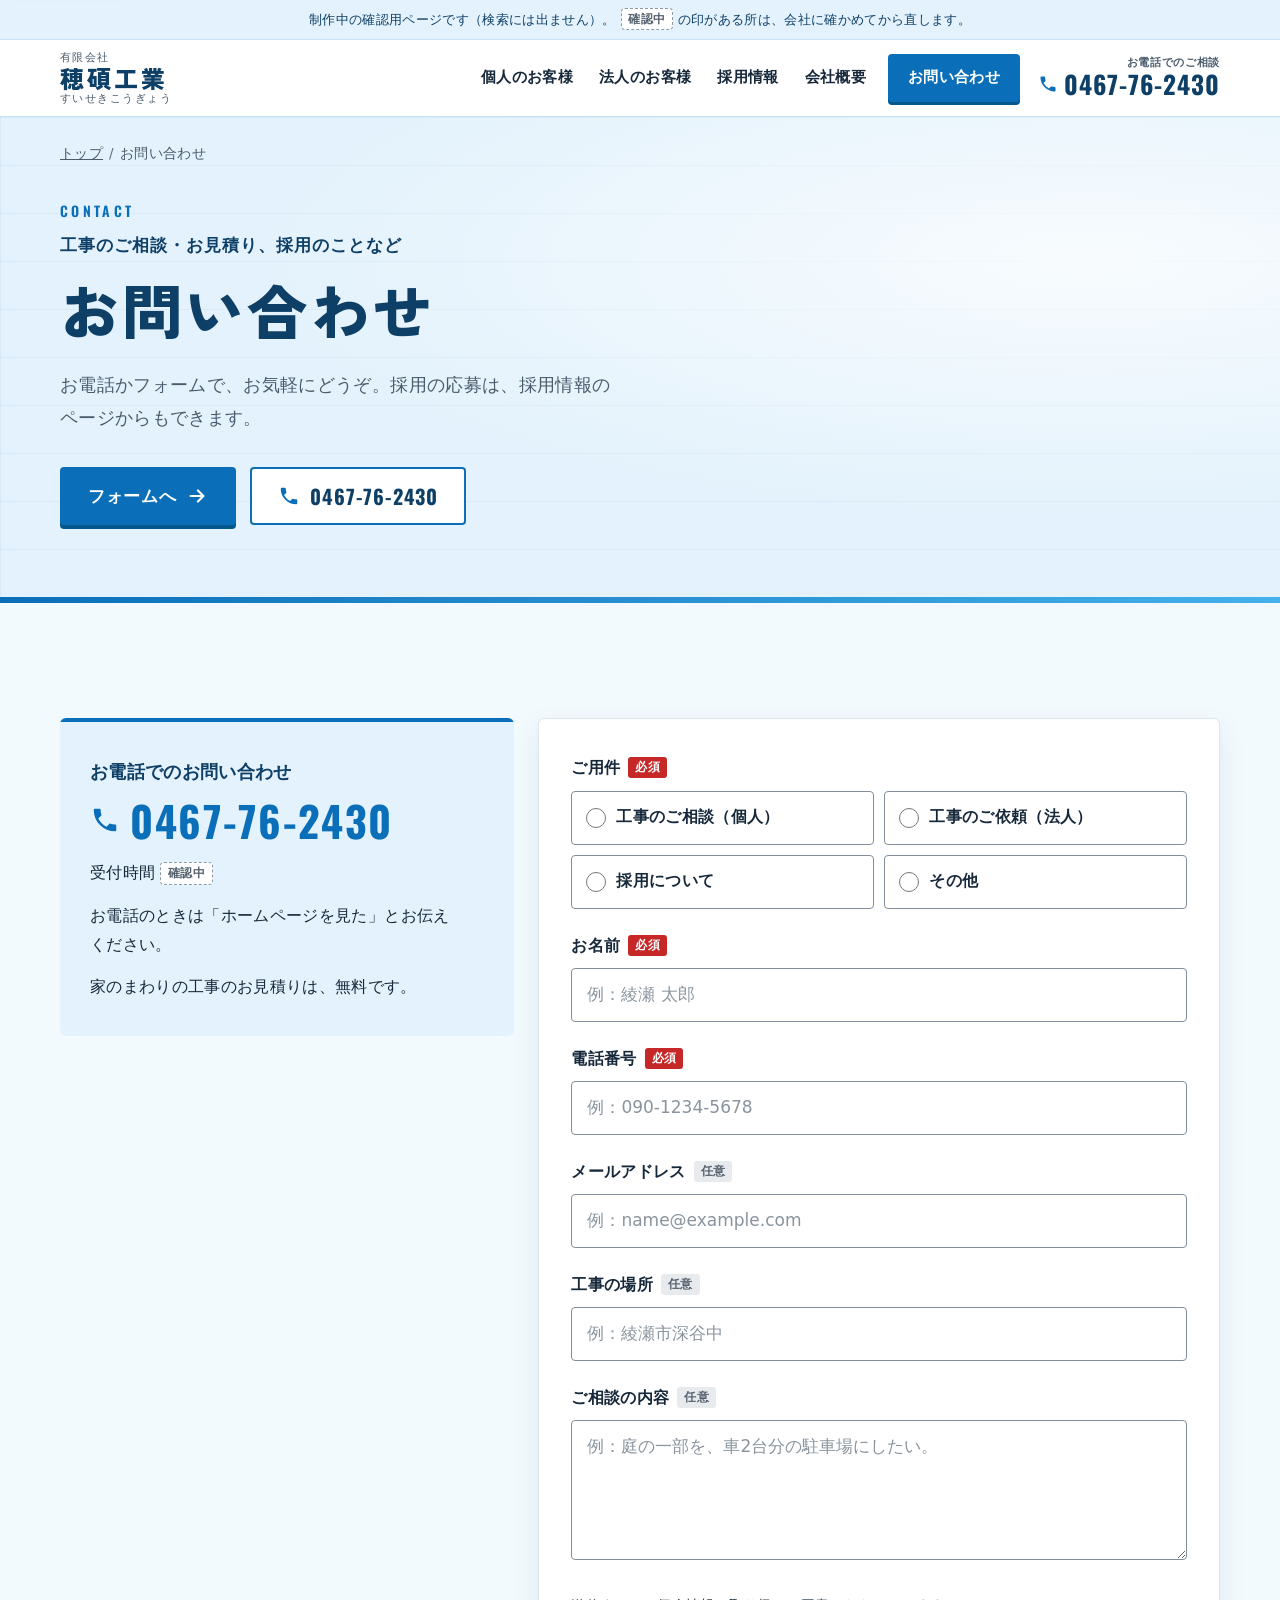
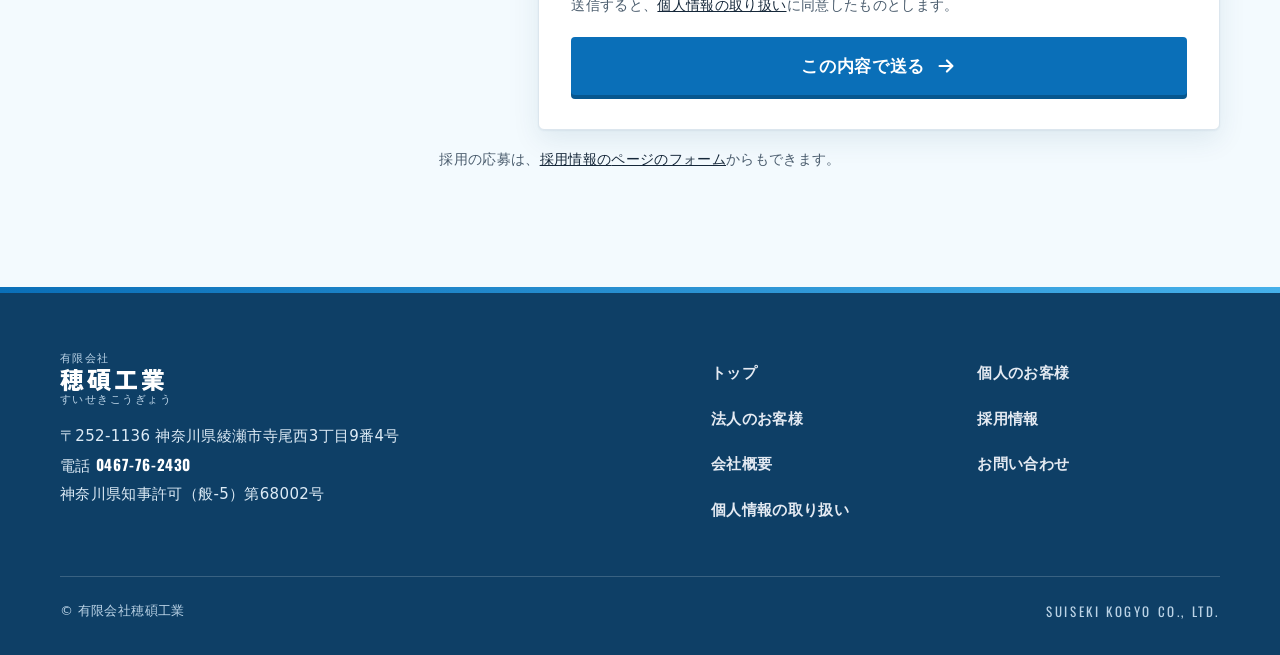
<file: contact.html>
<!doctype html>
<html lang="ja">
<head>
<meta charset="utf-8">
<meta name="viewport" content="width=device-width,initial-scale=1,viewport-fit=cover">
<title>お問い合わせ｜有限会社穂碩工業</title>
<meta name="description" content="有限会社穂碩工業へのお問い合わせ。工事のご相談・お見積り、採用のことなど。電話 0467-76-2430、またはフォームから。">
<meta name="robots" content="noindex,nofollow">
<meta name="theme-color" content="#FFFFFF">
<link rel="preconnect" href="https://fonts.googleapis.com">
<link rel="preconnect" href="https://fonts.gstatic.com" crossorigin>
<link rel="stylesheet" href="https://fonts.googleapis.com/css2?family=Oswald:wght@600;700&family=Zen+Kaku+Gothic+New:wght@900&display=swap&text=%20%21%23%25%26%27%28%29%2B%2C-.%2F0123456789%3A%3FABCDEFGHIJKLMNOPQRSTUVWXYZabcdefghijklmnopqrstuvwxyz%E3%80%81%E3%80%82%E3%81%82%E3%81%84%E3%81%86%E3%81%88%E3%81%8A%E3%81%8B%E3%81%8C%E3%81%8D%E3%81%8E%E3%81%8F%E3%81%91%E3%81%93%E3%81%94%E3%81%95%E3%81%97%E3%81%99%E3%81%9A%E3%81%9B%E3%81%9D%E3%81%9F%E3%81%A0%E3%81%A1%E3%81%A3%E3%81%A4%E3%81%A6%E3%81%A7%E3%81%A8%E3%81%A9%E3%81%AA%E3%81%AB%E3%81%AD%E3%81%AE%E3%81%AF%E3%81%B6%E3%81%B8%E3%81%BB%E3%81%BE%E3%81%BF%E3%82%81%E3%82%82%E3%82%87%E3%82%88%E3%82%89%E3%82%8A%E3%82%8B%E3%82%8C%E3%82%8F%E3%82%92%E3%82%93%E3%82%A2%E3%82%A6%E3%82%A9%E3%82%AB%E3%82%AF%E3%82%B8%E3%82%B9%E3%82%BB%E3%82%BF%E3%83%83%E3%83%8F%E3%83%95%E3%83%96%E3%83%9A%E3%83%9B%E3%83%A0%E3%83%A1%E3%83%AD%E3%83%BB%E3%83%BC%E4%B8%80%E4%B8%8D%E4%B8%BB%E4%BA%8B%E4%BA%BA%E4%BB%95%E4%BB%B6%E4%BC%9A%E4%BD%93%E4%BD%9C%E4%BD%BF%E4%BE%8B%E4%BE%9D%E5%80%8B%E5%83%8D%E5%85%88%E5%86%85%E5%87%BA%E5%88%B6%E5%89%8D%E5%8A%A9%E5%8B%95%E5%8B%99%E5%8B%9F%E5%8D%88%E5%8E%BB%E5%8F%96%E5%8F%97%E5%8F%AF%E5%8F%B0%E5%90%88%E5%95%8F%E5%9B%B0%E5%9C%9F%E5%A0%B1%E5%A0%B4%E5%A1%80%E5%A4%89%E5%A4%96%E5%AE%88%E5%AE%B6%E5%AE%B9%E5%B1%A4%E5%B7%A5%E5%B8%82%E5%BA%8A%E5%BA%97%E5%BD%B9%E5%BE%8C%E5%BF%9C%E6%83%85%E6%88%90%E6%89%80%E6%89%B1%E6%8B%85%E6%8E%A1%E6%92%A4%E6%95%99%E6%97%A5%E6%98%BC%E6%99%82%E6%9A%AE%E6%9B%9C%E6%9C%89%E6%9C%9F%E6%9C%A8%E6%9C%AA%E6%9D%A1%E6%A5%AD%E6%A6%82%E6%A7%8B%E6%B0%97%E6%B1%BA%E6%B5%81%E6%B6%88%E6%B8%A1%E7%80%AC%E7%8F%BE%E7%90%86%E7%94%A3%E7%94%A8%E7%9A%84%E7%9B%A4%E7%9B%AE%E7%9B%B4%E7%9B%B8%E7%9F%A5%E7%A2%A9%E7%A4%BE%E7%A5%9D%E7%A9%82%E7%A9%8D%E7%AE%A1%E7%B5%8C%E7%B6%BE%E7%B7%92%E8%88%97%E8%A1%A8%E8%A3%85%E8%A3%9C%E8%A6%81%E8%A6%8B%E8%A7%A3%E8%A8%98%E8%A8%B1%E8%AB%87%E8%B2%A0%E8%B3%AA%E8%B6%B3%E8%B7%AF%E8%BB%8A%E8%BB%BD%E9%80%A0%E9%81%B8%E9%8C%B2%E9%95%B7%E9%99%90%E9%9B%86%E9%A0%BC%E9%A7%90%E9%A8%93%EF%BC%88%EF%BC%89%EF%BC%9F">
<link rel="stylesheet" href="assets/site.css">
</head>
<body>
<a class="skip" href="#main">本文へ移動</a>
<p class="dev-note">制作中の確認用ページです（検索には出ません）。<span class="tbd">確認中</span> の印がある所は、会社に確かめてから直します。</p>

<header class="site-head">
  <div class="wrap head-in">
    <a class="logo" href="./" aria-label="有限会社穂碩工業 トップへ">
      <span class="logo-txt"><small>有限会社</small><b>穂碩工業</b><i>すいせきこうぎょう</i></span>
    </a>
    <nav class="gnav" id="gnav" aria-label="サイトの案内">
      <ul>
        <li><a href="residential.html">個人のお客様</a></li>
        <li><a href="business.html">法人のお客様</a></li>
        <li><a href="recruit.html">採用情報</a></li>
        <li><a href="company.html">会社概要</a></li>
        <li class="gnav-cta"><a href="#form">お問い合わせ</a></li>
      </ul>
      <div class="gnav-tel"><a class="btn btn-ghost" href="tel:0467762430" data-place="menu"><svg viewBox="0 0 24 24" aria-hidden="true"><path fill="currentColor" d="M6.6 10.8a15.2 15.2 0 0 0 6.6 6.6l2.2-2.2c.3-.3.7-.4 1-.2 1.1.4 2.3.6 3.6.6.6 0 1 .4 1 1V20c0 .6-.4 1-1 1A17 17 0 0 1 3 4c0-.6.4-1 1-1h3.5c.6 0 1 .4 1 1 0 1.3.2 2.5.6 3.6.1.3 0 .7-.2 1z"/></svg><span class="tel-no">0467-76-2430</span></a></div>
    </nav>
    <a class="head-tel" href="tel:0467762430" data-place="header" aria-label="電話をかける 0467-76-2430"><small>お電話でのご相談</small><b><svg viewBox="0 0 24 24" aria-hidden="true"><path fill="currentColor" d="M6.6 10.8a15.2 15.2 0 0 0 6.6 6.6l2.2-2.2c.3-.3.7-.4 1-.2 1.1.4 2.3.6 3.6.6.6 0 1 .4 1 1V20c0 .6-.4 1-1 1A17 17 0 0 1 3 4c0-.6.4-1 1-1h3.5c.6 0 1 .4 1 1 0 1.3.2 2.5.6 3.6.1.3 0 .7-.2 1z"/></svg><span class="tel-no">0467-76-2430</span></b></a>
    <button class="menu-btn" type="button" aria-expanded="false" aria-controls="gnav" aria-label="メニューを開く"><i></i><i></i><i></i></button>
  </div>
</header>

<main id="main">
  <section class="phero" aria-labelledby="ph-h1">
    
    <div class="wrap">
      <ol class="crumbs" aria-label="現在の場所"><li><a href="./">トップ</a></li><li>お問い合わせ</li></ol>
      <p class="eyebrow">Contact</p>
      <h1 id="ph-h1"><span class="h1-sub">工事のご相談・お見積り、採用のことなど</span>お問い合わせ</h1>
      <p class="phero-lead">お電話かフォームで、お気軽にどうぞ。採用の応募は、採用情報のページからもできます。</p>
      <div class="btns">
        <a class="btn btn-main" href="#form">フォームへ<svg class="arrow" viewBox="0 0 24 24" aria-hidden="true"><path d="M5 12h13M13 6l6 6-6 6" fill="none" stroke="currentColor" stroke-width="2.4" stroke-linecap="round" stroke-linejoin="round"/></svg></a>
        <a class="btn btn-ghost" href="tel:0467762430" data-place="ct-hero"><svg viewBox="0 0 24 24" aria-hidden="true"><path fill="currentColor" d="M6.6 10.8a15.2 15.2 0 0 0 6.6 6.6l2.2-2.2c.3-.3.7-.4 1-.2 1.1.4 2.3.6 3.6.6.6 0 1 .4 1 1V20c0 .6-.4 1-1 1A17 17 0 0 1 3 4c0-.6.4-1 1-1h3.5c.6 0 1 .4 1 1 0 1.3.2 2.5.6 3.6.1.3 0 .7-.2 1z"/></svg><span class="tel-no">0467-76-2430</span></a>
      </div>
    </div>
  </section>
  <div class="hazard" aria-hidden="true"></div>

  <section class="sec sec-alt" id="form" aria-labelledby="fm-title">
    <div class="wrap">
      <h2 class="sr" id="fm-title">お問い合わせのフォーム</h2>
      <div class="contact">
        <div class="tel-card">
          <h3>お電話でのお問い合わせ</h3>
          <a class="tel-big" href="tel:0467762430" data-place="contact"><svg viewBox="0 0 24 24" aria-hidden="true"><path fill="currentColor" d="M6.6 10.8a15.2 15.2 0 0 0 6.6 6.6l2.2-2.2c.3-.3.7-.4 1-.2 1.1.4 2.3.6 3.6.6.6 0 1 .4 1 1V20c0 .6-.4 1-1 1A17 17 0 0 1 3 4c0-.6.4-1 1-1h3.5c.6 0 1 .4 1 1 0 1.3.2 2.5.6 3.6.1.3 0 .7-.2 1z"/></svg><span class="tel-no">0467-76-2430</span></a>
          <p>受付時間<span class="tbd">確認中</span></p>
          <p>お電話のときは「ホームページを見た」とお伝えください。</p>
          <p>家のまわりの工事のお見積りは、無料です。</p>
        </div>
        <div class="form-card">
          <form name="contact" method="POST" data-form data-demo="1" data-netlify="true" netlify-honeypot="bot-field" novalidate>
            <input type="hidden" name="form-name" value="contact">
            <p class="hp" aria-hidden="true"><label>空けておいてください <input name="bot-field" tabindex="-1" autocomplete="off"></label></p>
            <fieldset class="field">
              <legend>ご用件 <span class="req">必須</span></legend>
              <div class="choices" data-req="radio" data-msg="ご用件を1つ選んでください。">
                <label><input type="radio" name="kind" value="工事のご相談（個人）">工事のご相談（個人）</label>
                <label><input type="radio" name="kind" value="工事のご依頼（法人）">工事のご依頼（法人）</label>
                <label><input type="radio" name="kind" value="採用について">採用について</label>
                <label><input type="radio" name="kind" value="その他">その他</label>
              </div>
              <p class="err" hidden></p>
            </fieldset>
            <div class="field" data-show-when="kind=工事のご依頼（法人）" hidden>
              <label for="c-co">会社名 <span class="opt">任意</span></label>
              <input id="c-co" name="company" type="text" autocomplete="organization">
            </div>
            <div class="field">
              <label for="c-name">お名前 <span class="req">必須</span></label>
              <input id="c-name" name="name" type="text" autocomplete="name" data-req="text" data-msg="お名前を入れてください。" placeholder="例：綾瀬 太郎">
              <p class="err" hidden></p>
            </div>
            <div class="field">
              <label for="c-tel">電話番号 <span class="req">必須</span></label>
              <input id="c-tel" name="tel" type="tel" inputmode="tel" autocomplete="tel" data-req="tel" data-msg="電話番号を入れてください。" placeholder="例：090-1234-5678">
              <p class="err" hidden></p>
            </div>
            <div class="field">
              <label for="c-mail">メールアドレス <span class="opt">任意</span></label>
              <input id="c-mail" name="email" type="email" inputmode="email" autocomplete="email" placeholder="例：name@example.com">
              <p class="err" hidden></p>
            </div>
            <div class="field">
              <label for="c-place">工事の場所 <span class="opt">任意</span></label>
              <input id="c-place" name="place" type="text" placeholder="例：綾瀬市深谷中">
            </div>
            <div class="field">
              <label for="c-msg">ご相談の内容 <span class="opt">任意</span></label>
              <textarea id="c-msg" name="message" placeholder="例：庭の一部を、車2台分の駐車場にしたい。"></textarea>
            </div>
            <p class="form-agree">送信すると、<a href="privacy.html">個人情報の取り扱い</a>に同意したものとします。</p>
            <p class="err form-fail" role="alert" hidden></p>
            <button class="btn btn-main" type="submit">この内容で送る<svg class="arrow" viewBox="0 0 24 24" aria-hidden="true"><path d="M5 12h13M13 6l6 6-6 6" fill="none" stroke="currentColor" stroke-width="2.4" stroke-linecap="round" stroke-linejoin="round"/></svg></button>
          </form>
          <div class="form-done" hidden tabindex="-1" role="status">
            <h3>送信しました</h3>
            <p>内容を確かめて、こちらからご連絡します。</p>
          </div>
        </div>
      </div>
      <p class="note ct-recruit">採用の応募は、<a href="recruit.html#apply">採用情報のページのフォーム</a>からもできます。</p>
    </div>
  </section>
</main>

<footer class="site-foot">
  <div class="hazard" aria-hidden="true"></div>
  <div class="wrap">
    <div class="foot-in">
      <div>
        <a class="logo" href="./" aria-label="有限会社穂碩工業 トップへ">
          <span class="logo-txt"><small>有限会社</small><b>穂碩工業</b><i>すいせきこうぎょう</i></span>
        </a>
        <p class="foot-info">〒252-1136 神奈川県綾瀬市寺尾西3丁目9番4号<br>電話 <a href="tel:0467762430" data-place="footer"><span class="tel-no">0467-76-2430</span></a><br><x-nb>神奈川県知事</x-nb><wbr><x-nb>許可（般-5）</x-nb><wbr><x-nb>第68002号</x-nb></p>
      </div>
      <nav class="foot-nav" aria-label="フッターの案内">
        <a href="./">トップ</a>
        <a href="residential.html">個人のお客様</a>
        <a href="business.html">法人のお客様</a>
        <a href="recruit.html">採用情報</a>
        <a href="company.html">会社概要</a>
        <a href="contact.html" aria-current="page">お問い合わせ</a>
        <a href="privacy.html">個人情報の取り扱い</a>
      </nav>
    </div>
    <p class="foot-copy"><span>© 有限会社穂碩工業</span><span class="en">Suiseki Kogyo Co., Ltd.</span></p>
  </div>
</footer>

<div class="mbar">
  <a class="btn btn-ghost" href="tel:0467762430" data-place="mbar"><svg viewBox="0 0 24 24" aria-hidden="true"><path fill="currentColor" d="M6.6 10.8a15.2 15.2 0 0 0 6.6 6.6l2.2-2.2c.3-.3.7-.4 1-.2 1.1.4 2.3.6 3.6.6.6 0 1 .4 1 1V20c0 .6-.4 1-1 1A17 17 0 0 1 3 4c0-.6.4-1 1-1h3.5c.6 0 1 .4 1 1 0 1.3.2 2.5.6 3.6.1.3 0 .7-.2 1z"/></svg>電話する</a>
  <a class="btn btn-main" href="#form">フォームへ</a>
</div>

<script src="assets/phrase.js" defer></script>
<script src="assets/site.js" defer></script>
</body>
</html>
</file>
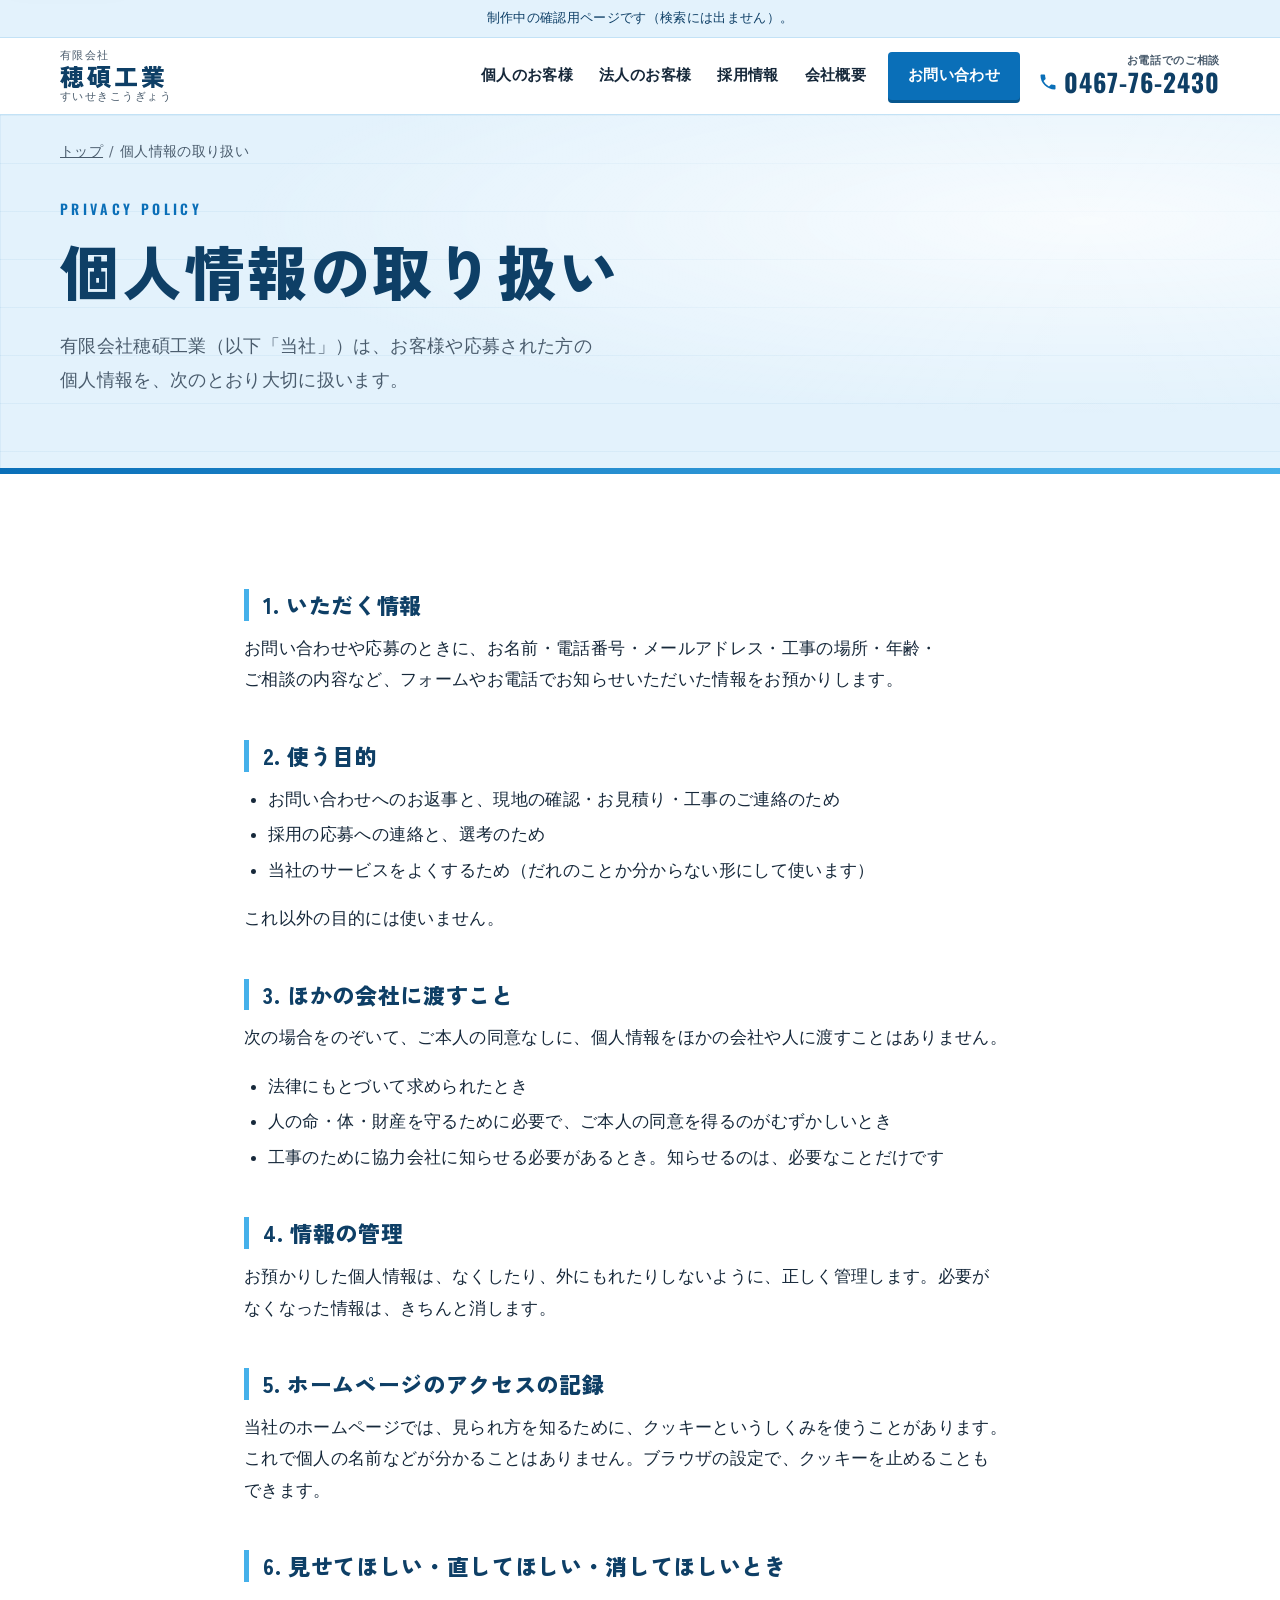
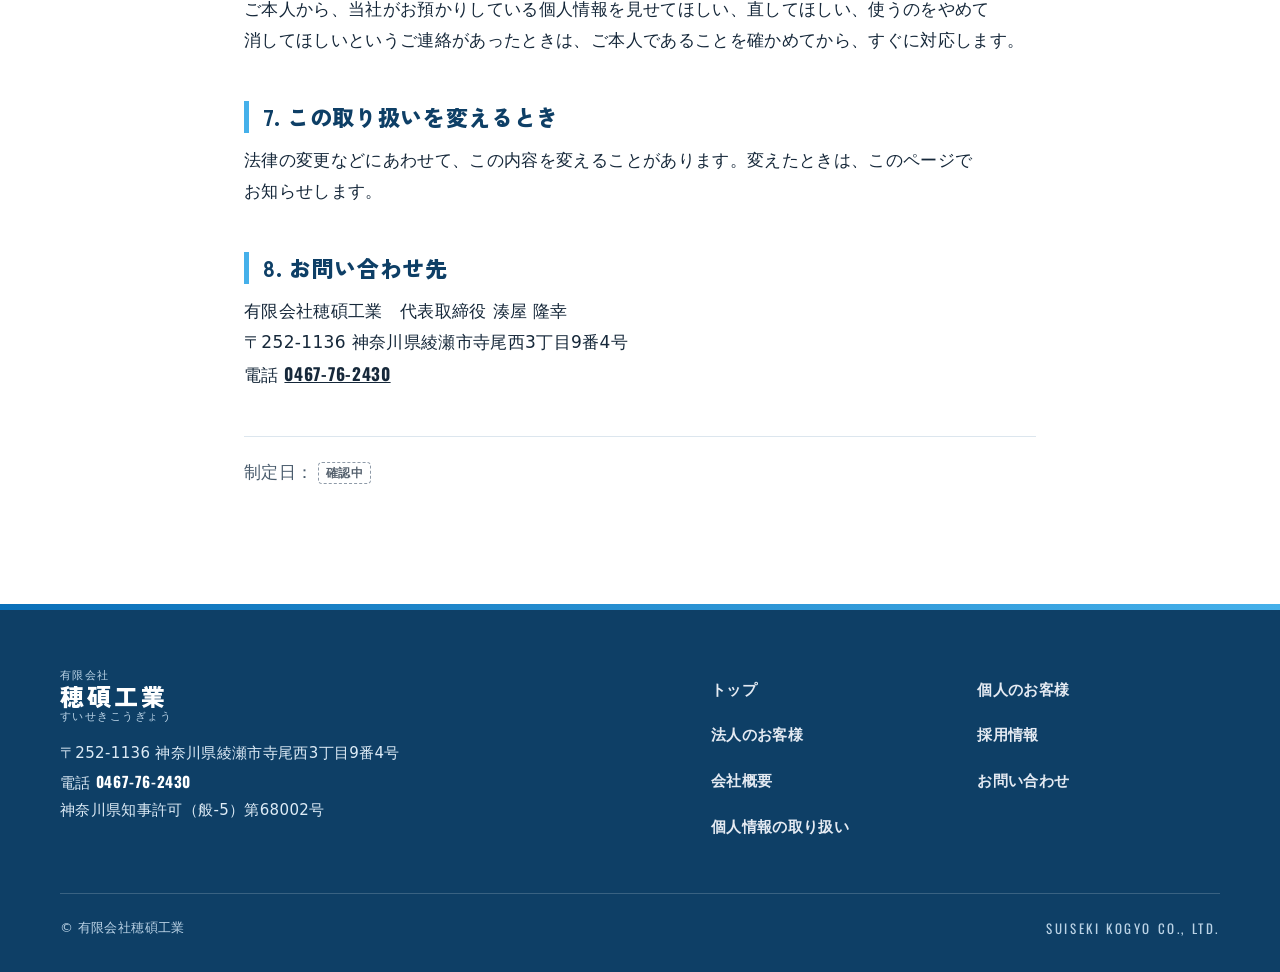
<file: privacy.html>
<!doctype html>
<html lang="ja">
<head>
<meta charset="utf-8">
<meta name="viewport" content="width=device-width,initial-scale=1,viewport-fit=cover">
<title>個人情報の取り扱い｜有限会社穂碩工業</title>
<meta name="description" content="有限会社穂碩工業の個人情報の取り扱いについて。">
<meta name="robots" content="noindex,nofollow">
<meta name="theme-color" content="#FFFFFF">
<link rel="preconnect" href="https://fonts.googleapis.com">
<link rel="preconnect" href="https://fonts.gstatic.com" crossorigin>
<link rel="stylesheet" href="https://fonts.googleapis.com/css2?family=Oswald:wght@600;700&family=Zen+Kaku+Gothic+New:wght@900&display=swap&text=%20%21%23%25%26%27%28%29%2B%2C-.%2F0123456789%3A%3FABCDEFGHIJKLMNOPQRSTUVWXYZabcdefghijklmnopqrstuvwxyz%E3%80%81%E3%80%82%E3%81%82%E3%81%84%E3%81%86%E3%81%88%E3%81%8A%E3%81%8B%E3%81%8C%E3%81%8D%E3%81%8E%E3%81%8F%E3%81%91%E3%81%93%E3%81%94%E3%81%95%E3%81%97%E3%81%99%E3%81%9A%E3%81%9B%E3%81%9D%E3%81%9F%E3%81%A0%E3%81%A1%E3%81%A3%E3%81%A4%E3%81%A6%E3%81%A7%E3%81%A8%E3%81%A9%E3%81%AA%E3%81%AB%E3%81%AD%E3%81%AE%E3%81%AF%E3%81%B6%E3%81%B8%E3%81%BB%E3%81%BE%E3%81%BF%E3%82%81%E3%82%82%E3%82%87%E3%82%88%E3%82%89%E3%82%8A%E3%82%8B%E3%82%8C%E3%82%8F%E3%82%92%E3%82%93%E3%82%A2%E3%82%A6%E3%82%A9%E3%82%AB%E3%82%AF%E3%82%B8%E3%82%B9%E3%82%BB%E3%82%BF%E3%83%83%E3%83%8F%E3%83%95%E3%83%96%E3%83%9A%E3%83%9B%E3%83%A0%E3%83%A1%E3%83%AD%E3%83%BB%E3%83%BC%E4%B8%80%E4%B8%8D%E4%B8%BB%E4%BA%8B%E4%BA%BA%E4%BB%95%E4%BB%B6%E4%BC%9A%E4%BD%93%E4%BD%9C%E4%BD%BF%E4%BE%8B%E4%BE%9D%E5%80%8B%E5%83%8D%E5%85%88%E5%86%85%E5%87%BA%E5%88%B6%E5%89%8D%E5%8A%A9%E5%8B%95%E5%8B%99%E5%8B%9F%E5%8D%88%E5%8E%BB%E5%8F%96%E5%8F%97%E5%8F%AF%E5%8F%B0%E5%90%88%E5%95%8F%E5%9B%B0%E5%9C%9F%E5%A0%B1%E5%A0%B4%E5%A1%80%E5%A4%89%E5%A4%96%E5%AE%88%E5%AE%B6%E5%AE%B9%E5%B1%A4%E5%B7%A5%E5%B8%82%E5%BA%8A%E5%BA%97%E5%BD%B9%E5%BE%8C%E5%BF%9C%E6%83%85%E6%88%90%E6%89%80%E6%89%B1%E6%8B%85%E6%8E%A1%E6%92%A4%E6%95%99%E6%97%A5%E6%98%BC%E6%99%82%E6%9A%AE%E6%9B%9C%E6%9C%89%E6%9C%9F%E6%9C%A8%E6%9C%AA%E6%9D%A1%E6%A5%AD%E6%A6%82%E6%A7%8B%E6%B0%97%E6%B1%BA%E6%B5%81%E6%B6%88%E6%B8%A1%E7%80%AC%E7%8F%BE%E7%90%86%E7%94%A3%E7%94%A8%E7%9A%84%E7%9B%A4%E7%9B%AE%E7%9B%B4%E7%9B%B8%E7%9F%A5%E7%A2%A9%E7%A4%BE%E7%A5%9D%E7%A9%82%E7%A9%8D%E7%AE%A1%E7%B5%8C%E7%B6%BE%E7%B7%92%E8%88%97%E8%A1%A8%E8%A3%85%E8%A3%9C%E8%A6%81%E8%A6%8B%E8%A7%A3%E8%A8%98%E8%A8%B1%E8%AB%87%E8%B2%A0%E8%B3%AA%E8%B6%B3%E8%B7%AF%E8%BB%8A%E8%BB%BD%E9%80%A0%E9%81%B8%E9%8C%B2%E9%95%B7%E9%99%90%E9%9B%86%E9%A0%BC%E9%A7%90%E9%A8%93%EF%BC%88%EF%BC%89%EF%BC%9F">
<link rel="stylesheet" href="assets/site.css">
</head>
<body>
<a class="skip" href="#main">本文へ移動</a>
<p class="dev-note">制作中の確認用ページです（検索には出ません）。</p>

<header class="site-head">
  <div class="wrap head-in">
    <a class="logo" href="./" aria-label="有限会社穂碩工業 トップへ">
      <span class="logo-txt"><small>有限会社</small><b>穂碩工業</b><i>すいせきこうぎょう</i></span>
    </a>
    <nav class="gnav" id="gnav" aria-label="サイトの案内">
      <ul>
        <li><a href="residential.html">個人のお客様</a></li>
        <li><a href="business.html">法人のお客様</a></li>
        <li><a href="recruit.html">採用情報</a></li>
        <li><a href="company.html">会社概要</a></li>
        <li class="gnav-cta"><a href="contact.html">お問い合わせ</a></li>
      </ul>
      <div class="gnav-tel"><a class="btn btn-ghost" href="tel:0467762430" data-place="menu"><svg viewBox="0 0 24 24" aria-hidden="true"><path fill="currentColor" d="M6.6 10.8a15.2 15.2 0 0 0 6.6 6.6l2.2-2.2c.3-.3.7-.4 1-.2 1.1.4 2.3.6 3.6.6.6 0 1 .4 1 1V20c0 .6-.4 1-1 1A17 17 0 0 1 3 4c0-.6.4-1 1-1h3.5c.6 0 1 .4 1 1 0 1.3.2 2.5.6 3.6.1.3 0 .7-.2 1z"/></svg><span class="tel-no">0467-76-2430</span></a></div>
    </nav>
    <a class="head-tel" href="tel:0467762430" data-place="header" aria-label="電話をかける 0467-76-2430"><small>お電話でのご相談</small><b><svg viewBox="0 0 24 24" aria-hidden="true"><path fill="currentColor" d="M6.6 10.8a15.2 15.2 0 0 0 6.6 6.6l2.2-2.2c.3-.3.7-.4 1-.2 1.1.4 2.3.6 3.6.6.6 0 1 .4 1 1V20c0 .6-.4 1-1 1A17 17 0 0 1 3 4c0-.6.4-1 1-1h3.5c.6 0 1 .4 1 1 0 1.3.2 2.5.6 3.6.1.3 0 .7-.2 1z"/></svg><span class="tel-no">0467-76-2430</span></b></a>
    <button class="menu-btn" type="button" aria-expanded="false" aria-controls="gnav" aria-label="メニューを開く"><i></i><i></i><i></i></button>
  </div>
</header>

<main id="main">
  <section class="phero" aria-labelledby="pv-h1">
    <div class="wrap">
      <ol class="crumbs" aria-label="現在の場所"><li><a href="./">トップ</a></li><li>個人情報の取り扱い</li></ol>
      <p class="eyebrow">Privacy Policy</p>
      <h1 id="pv-h1">個人情報の取り扱い</h1>
      <p class="phero-lead">有限会社穂碩工業（以下「当社」）は、お客様や応募された方の個人情報を、次のとおり大切に扱います。</p>
    </div>
  </section>
  <div class="hazard" aria-hidden="true"></div>

  <section class="sec">
    <div class="wrap prose">
      <h2>1. いただく情報</h2>
      <p>お問い合わせや応募のときに、お名前・電話番号・メールアドレス・工事の場所・年齢・ご相談の内容など、フォームやお電話でお知らせいただいた情報をお預かりします。</p>

      <h2>2. 使う目的</h2>
      <ul>
        <li>お問い合わせへのお返事と、現地の確認・お見積り・工事のご連絡のため</li>
        <li>採用の応募への連絡と、選考のため</li>
        <li>当社のサービスをよくするため（だれのことか分からない形にして使います）</li>
      </ul>
      <p>これ以外の目的には使いません。</p>

      <h2>3. ほかの会社に渡すこと</h2>
      <p>次の場合をのぞいて、ご本人の同意なしに、個人情報をほかの会社や人に渡すことはありません。</p>
      <ul>
        <li>法律にもとづいて求められたとき</li>
        <li>人の命・体・財産を守るために必要で、ご本人の同意を得るのがむずかしいとき</li>
        <li>工事のために協力会社に知らせる必要があるとき。知らせるのは、必要なことだけです</li>
      </ul>

      <h2>4. 情報の管理</h2>
      <p>お預かりした個人情報は、なくしたり、外にもれたりしないように、正しく管理します。必要がなくなった情報は、きちんと消します。</p>

      <h2>5. ホームページのアクセスの記録</h2>
      <p>当社のホームページでは、見られ方を知るために、クッキーというしくみを使うことがあります。これで個人の名前などが分かることはありません。ブラウザの設定で、クッキーを止めることもできます。</p>

      <h2>6. 見せてほしい・直してほしい・消してほしいとき</h2>
      <p>ご本人から、当社がお預かりしている個人情報を見せてほしい、直してほしい、使うのをやめて消してほしいというご連絡があったときは、ご本人であることを確かめてから、すぐに対応します。</p>

      <h2>7. この取り扱いを変えるとき</h2>
      <p>法律の変更などにあわせて、この内容を変えることがあります。変えたときは、このページでお知らせします。</p>

      <h2>8. お問い合わせ先</h2>
      <p>有限会社穂碩工業　代表取締役 湊屋 隆幸<br>〒252-1136 神奈川県綾瀬市寺尾西3丁目9番4号<br>電話 <a href="tel:0467762430" data-place="privacy"><span class="tel-no">0467-76-2430</span></a></p>

      <p class="sign">制定日：<span class="tbd">確認中</span></p>
    </div>
  </section>
</main>

<footer class="site-foot">
  <div class="hazard" aria-hidden="true"></div>
  <div class="wrap">
    <div class="foot-in">
      <div>
        <a class="logo" href="./" aria-label="有限会社穂碩工業 トップへ">
          <span class="logo-txt"><small>有限会社</small><b>穂碩工業</b><i>すいせきこうぎょう</i></span>
        </a>
        <p class="foot-info">〒252-1136 神奈川県綾瀬市寺尾西3丁目9番4号<br>電話 <a href="tel:0467762430" data-place="footer"><span class="tel-no">0467-76-2430</span></a><br><x-nb>神奈川県知事</x-nb><wbr><x-nb>許可（般-5）</x-nb><wbr><x-nb>第68002号</x-nb></p>
      </div>
      <nav class="foot-nav" aria-label="フッターの案内">
        <a href="./">トップ</a>
        <a href="residential.html">個人のお客様</a>
        <a href="business.html">法人のお客様</a>
        <a href="recruit.html">採用情報</a>
        <a href="company.html">会社概要</a>
        <a href="contact.html">お問い合わせ</a>
        <a href="privacy.html" aria-current="page">個人情報の取り扱い</a>
      </nav>
    </div>
    <p class="foot-copy"><span>© 有限会社穂碩工業</span><span class="en">Suiseki Kogyo Co., Ltd.</span></p>
  </div>
</footer>

<div class="mbar">
  <a class="btn btn-ghost" href="tel:0467762430" data-place="mbar"><svg viewBox="0 0 24 24" aria-hidden="true"><path fill="currentColor" d="M6.6 10.8a15.2 15.2 0 0 0 6.6 6.6l2.2-2.2c.3-.3.7-.4 1-.2 1.1.4 2.3.6 3.6.6.6 0 1 .4 1 1V20c0 .6-.4 1-1 1A17 17 0 0 1 3 4c0-.6.4-1 1-1h3.5c.6 0 1 .4 1 1 0 1.3.2 2.5.6 3.6.1.3 0 .7-.2 1z"/></svg>電話する</a>
  <a class="btn btn-main" href="./#contact">お問い合わせ</a>
</div>

<script src="assets/phrase.js" defer></script>
<script src="assets/site.js" defer></script>
</body>
</html>
</file>
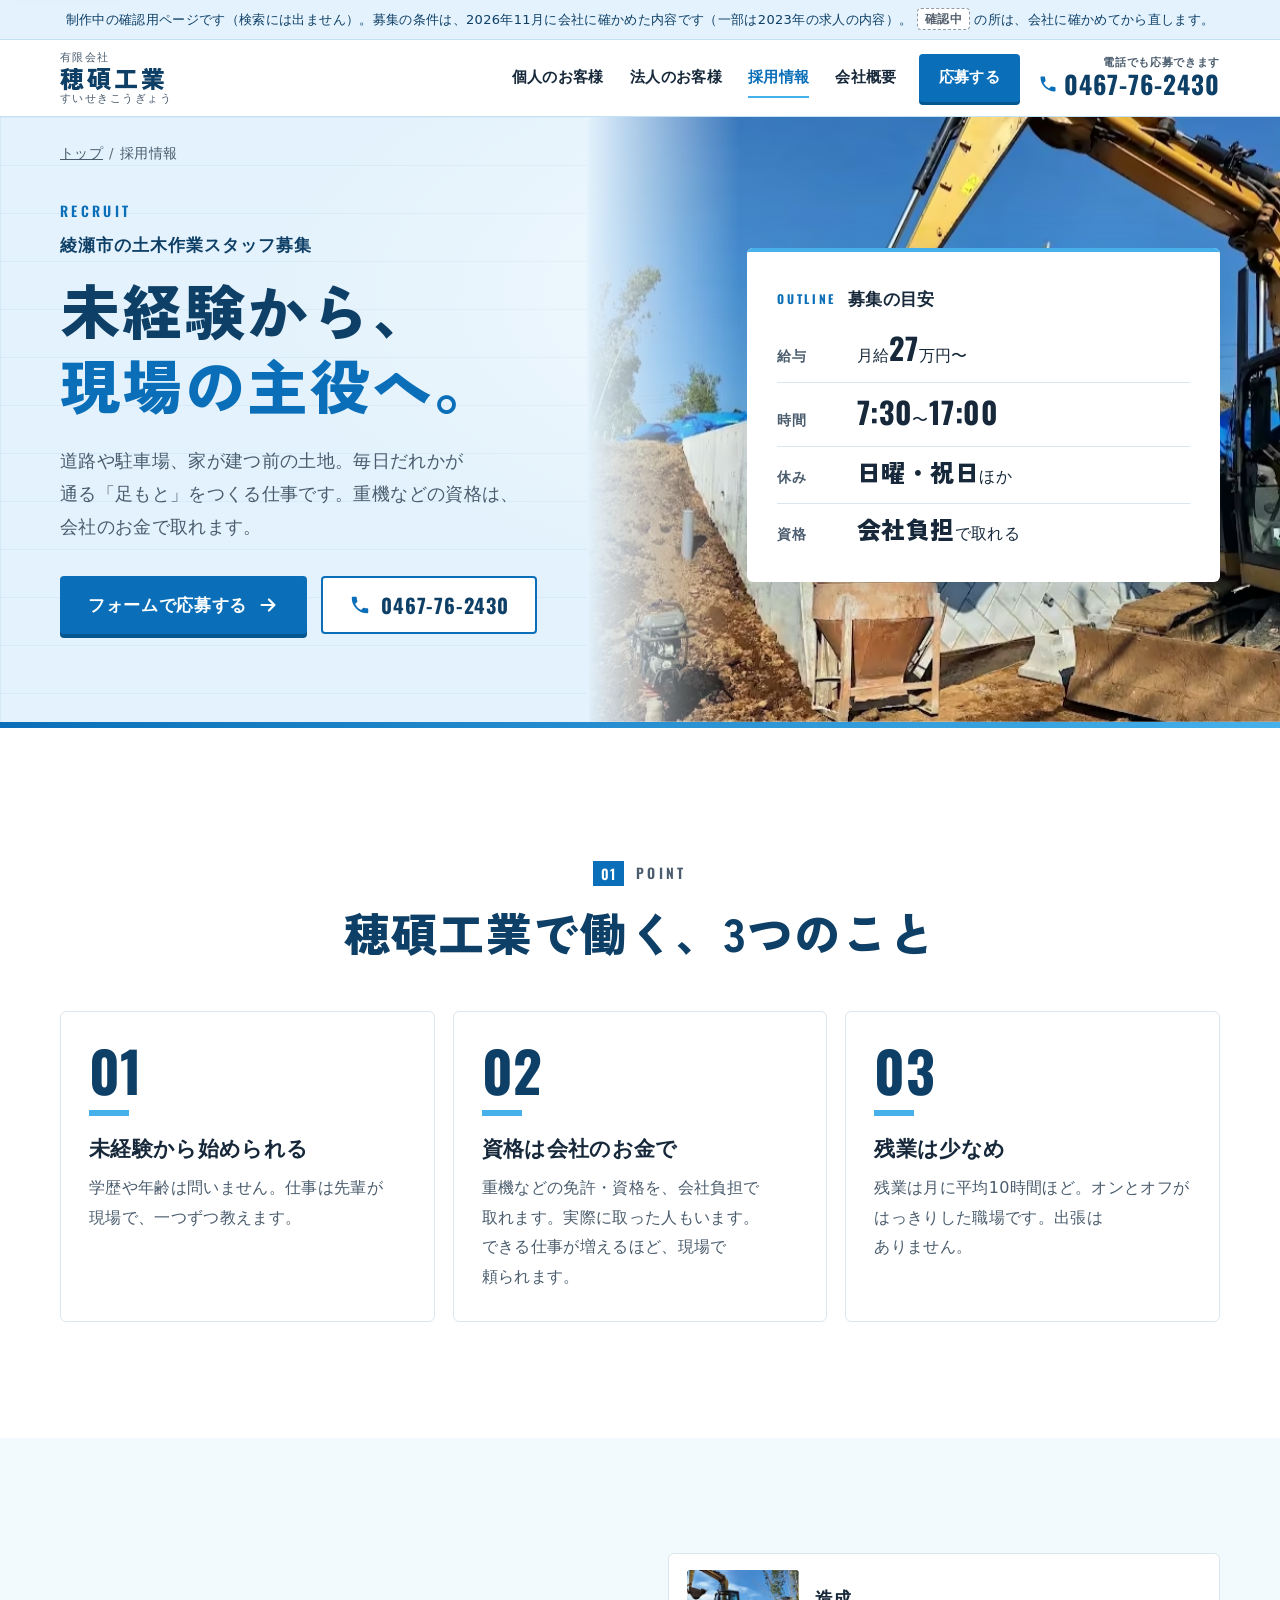
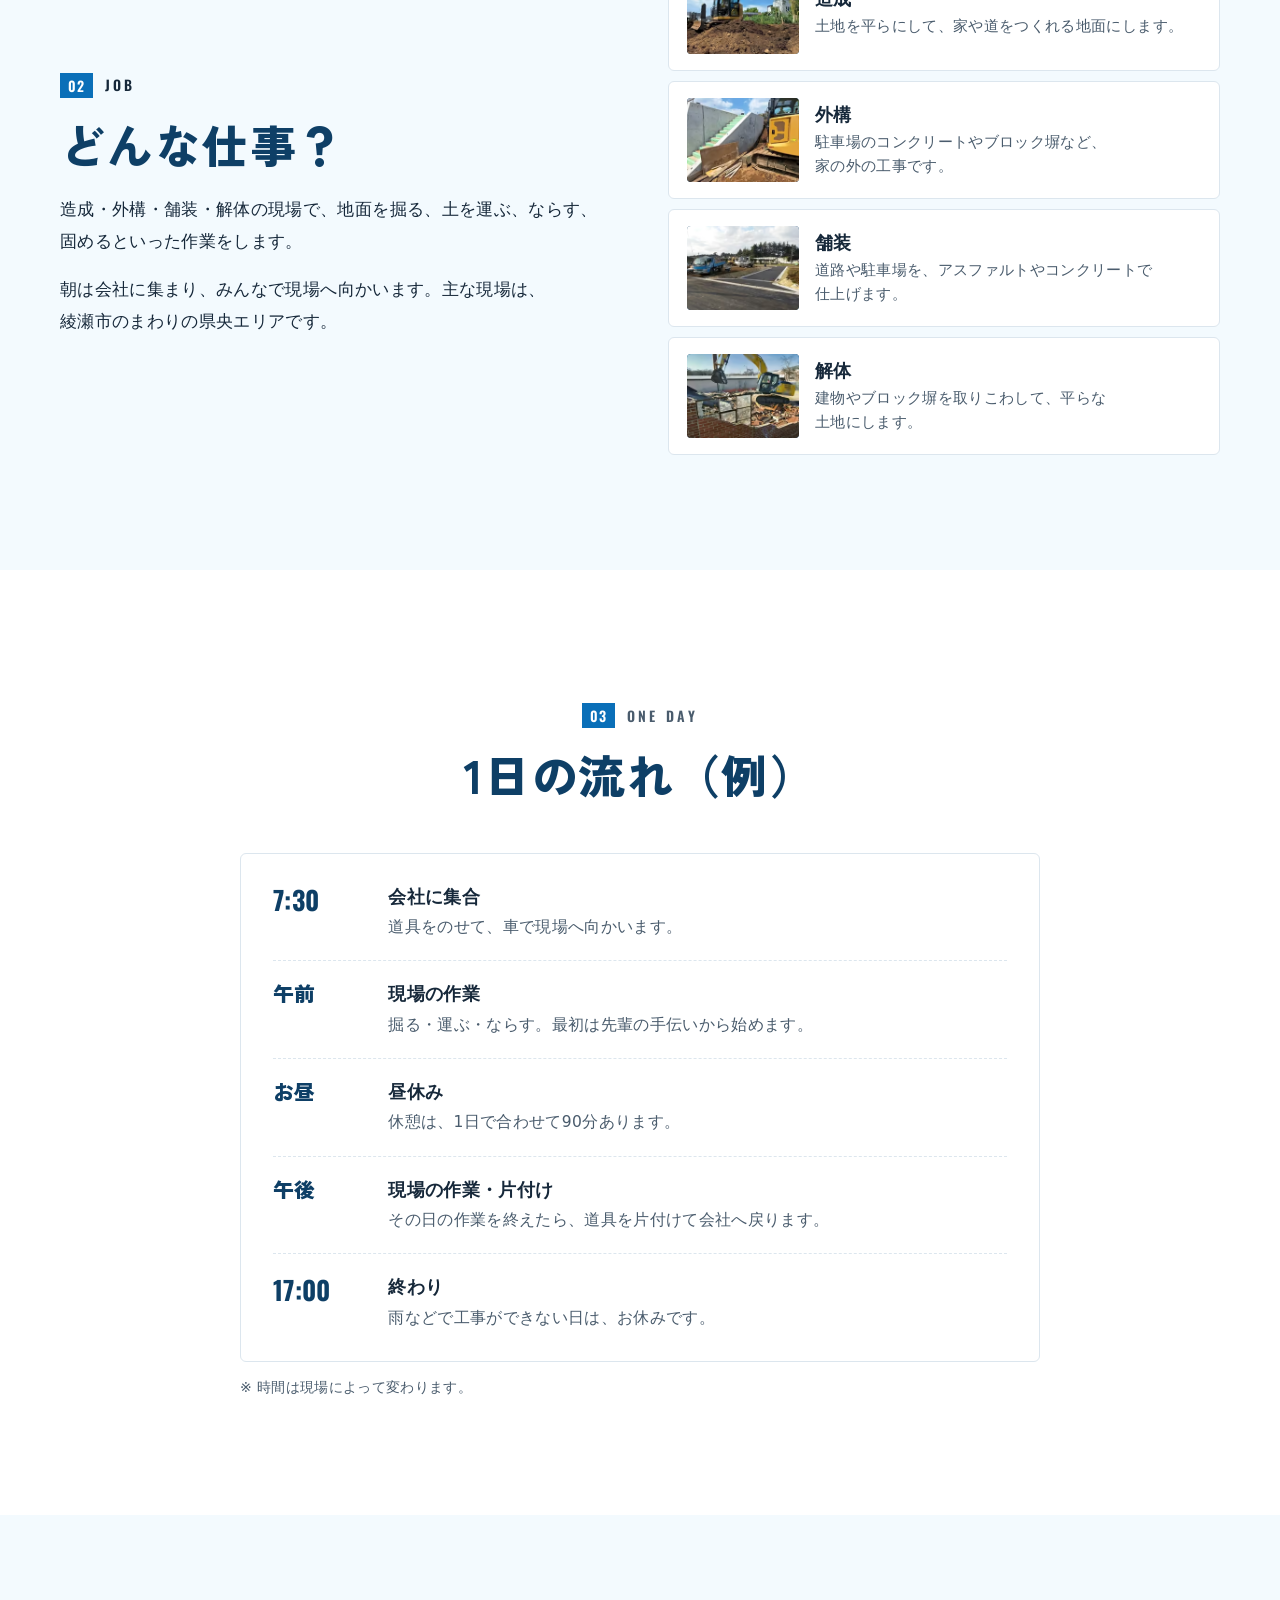
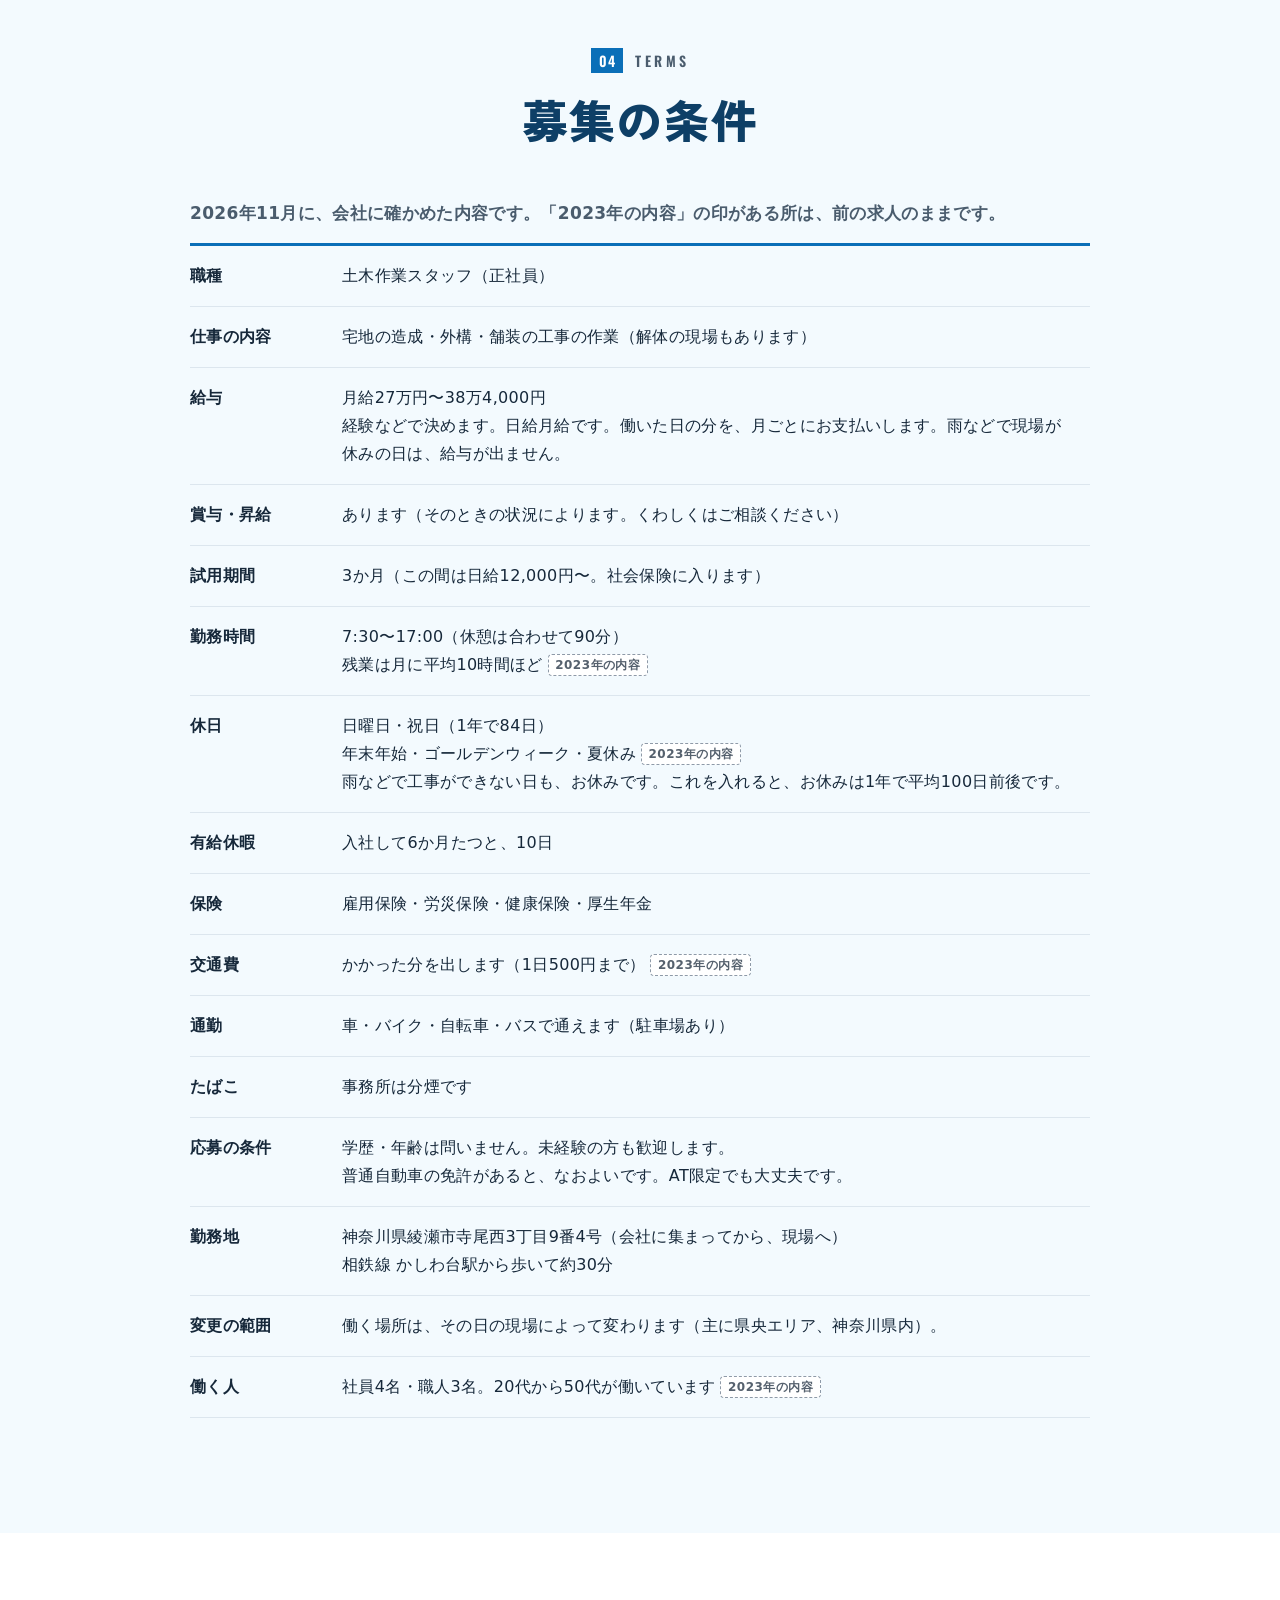
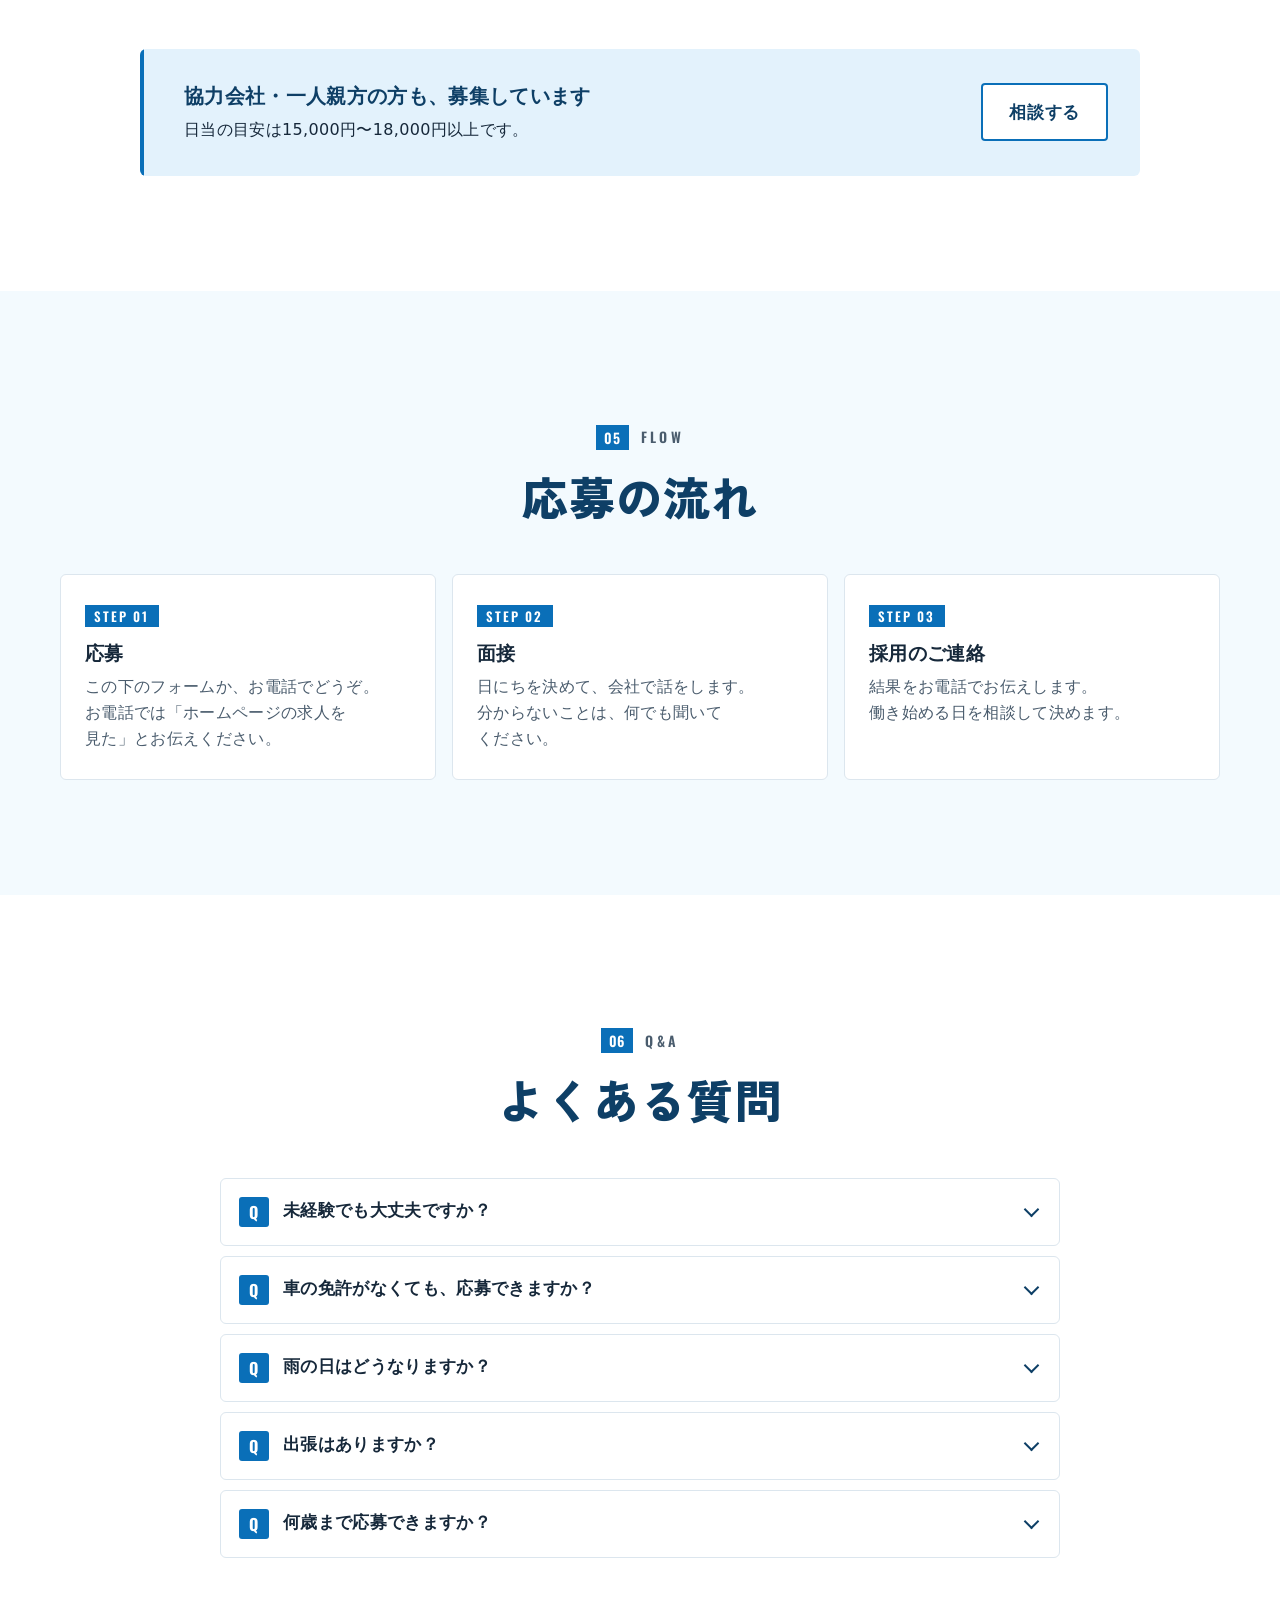
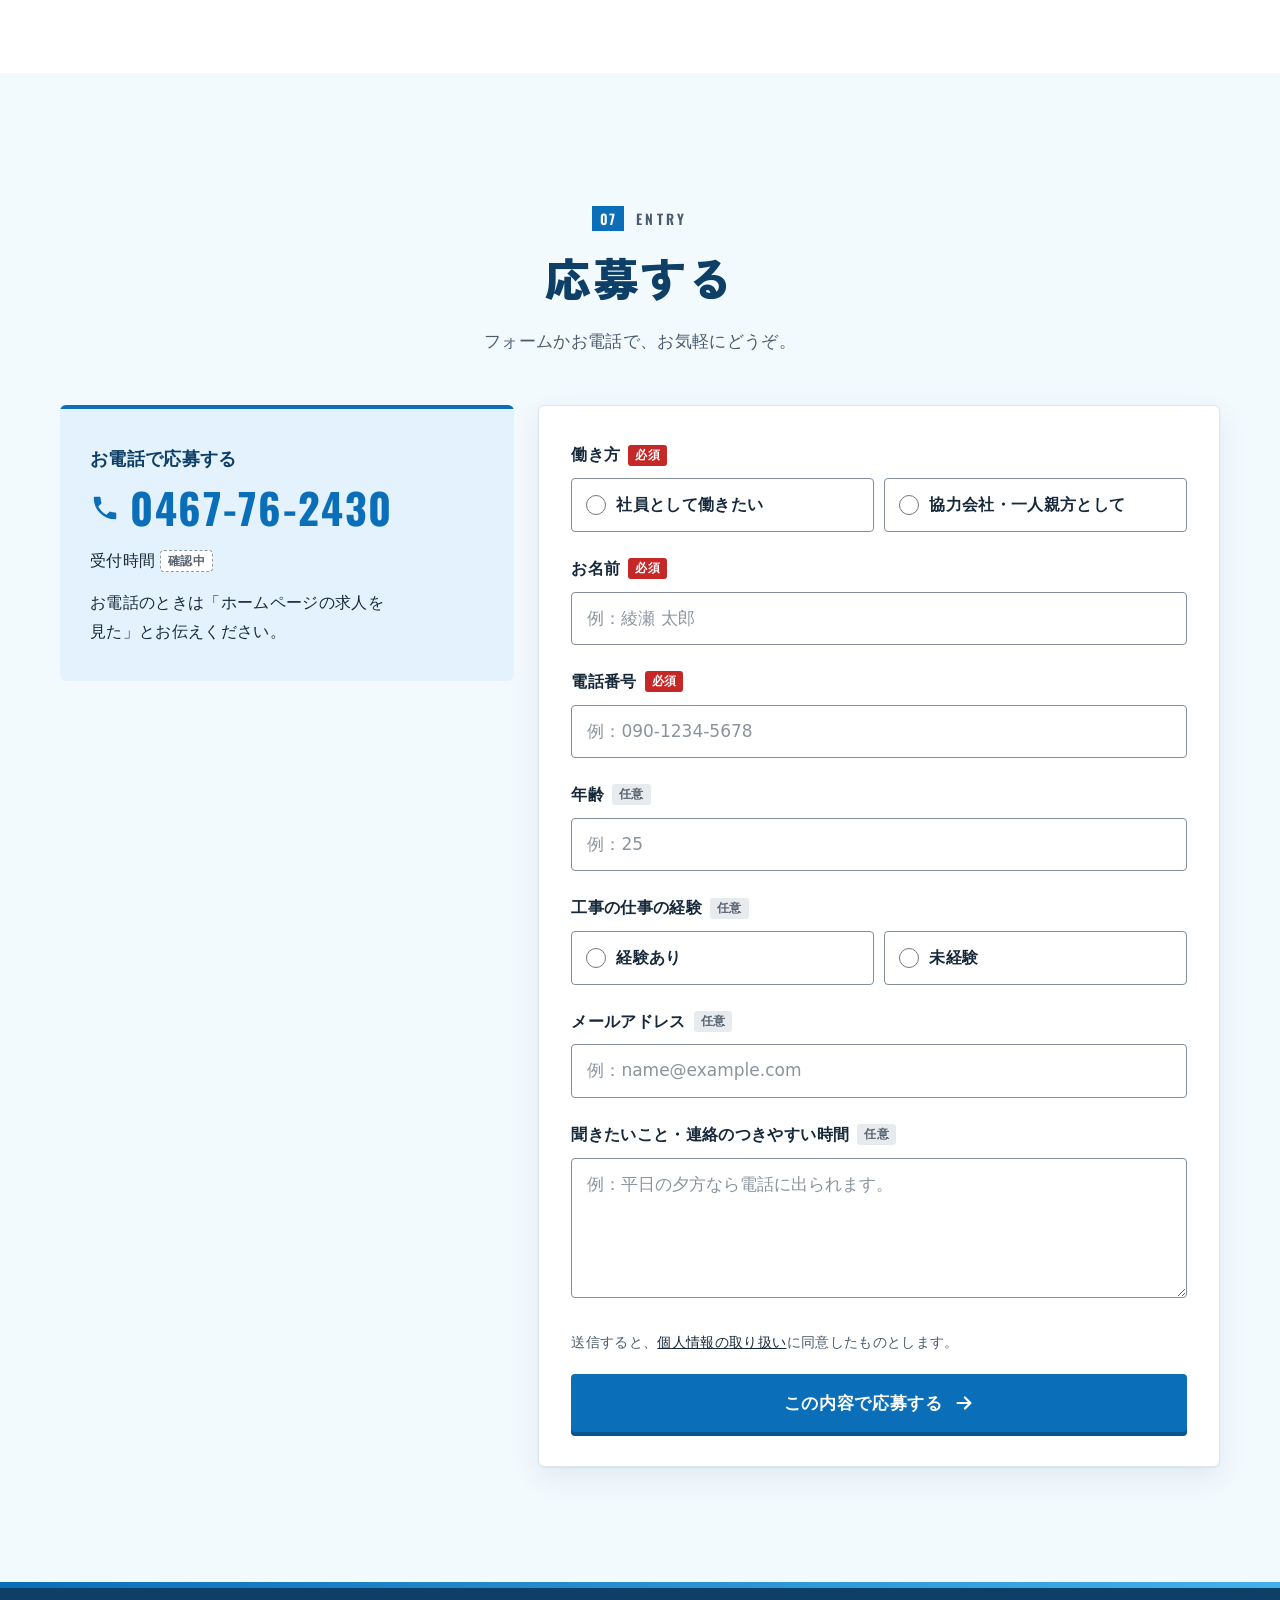
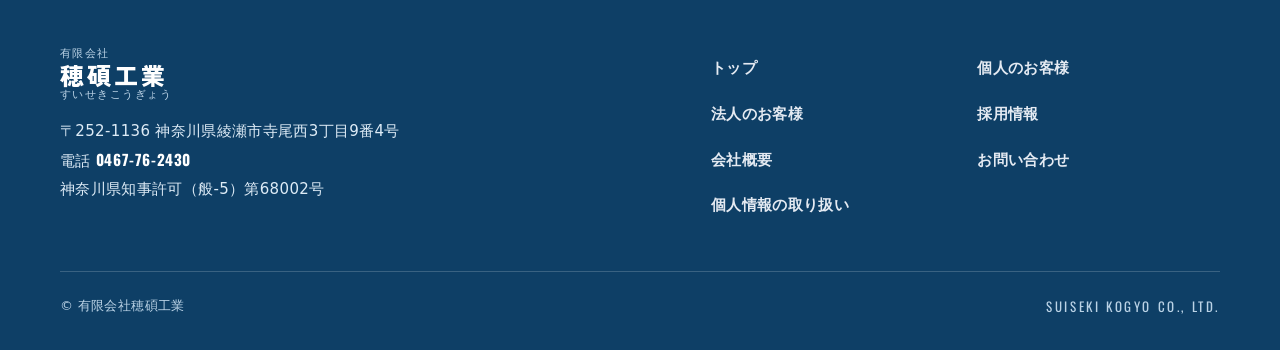
<file: recruit.html>
<!doctype html>
<html lang="ja">
<head>
<meta charset="utf-8">
<meta name="viewport" content="width=device-width,initial-scale=1,viewport-fit=cover">
<title>綾瀬市の土木作業スタッフ求人（未経験から）｜有限会社穂碩工業</title>
<meta name="description" content="綾瀬市の有限会社穂碩工業（すいせきこうぎょう）の採用情報。土木作業スタッフを募集しています。未経験から始められ、重機などの資格は会社負担で取れます。">
<meta name="robots" content="noindex,nofollow">
<meta name="theme-color" content="#FFFFFF">
<link rel="preconnect" href="https://fonts.googleapis.com">
<link rel="preconnect" href="https://fonts.gstatic.com" crossorigin>
<link rel="stylesheet" href="https://fonts.googleapis.com/css2?family=Oswald:wght@600;700&family=Zen+Kaku+Gothic+New:wght@900&display=swap&text=%20%21%23%25%26%27%28%29%2B%2C-.%2F0123456789%3A%3FABCDEFGHIJKLMNOPQRSTUVWXYZabcdefghijklmnopqrstuvwxyz%E3%80%81%E3%80%82%E3%81%82%E3%81%84%E3%81%86%E3%81%88%E3%81%8A%E3%81%8B%E3%81%8C%E3%81%8D%E3%81%8E%E3%81%8F%E3%81%91%E3%81%93%E3%81%94%E3%81%95%E3%81%97%E3%81%99%E3%81%9A%E3%81%9B%E3%81%9D%E3%81%9F%E3%81%A0%E3%81%A1%E3%81%A3%E3%81%A4%E3%81%A6%E3%81%A7%E3%81%A8%E3%81%A9%E3%81%AA%E3%81%AB%E3%81%AD%E3%81%AE%E3%81%AF%E3%81%B6%E3%81%B8%E3%81%BB%E3%81%BE%E3%81%BF%E3%82%81%E3%82%82%E3%82%87%E3%82%88%E3%82%89%E3%82%8A%E3%82%8B%E3%82%8C%E3%82%8F%E3%82%92%E3%82%93%E3%82%A2%E3%82%A6%E3%82%A9%E3%82%AB%E3%82%AF%E3%82%B8%E3%82%B9%E3%82%BB%E3%82%BF%E3%83%83%E3%83%8F%E3%83%95%E3%83%96%E3%83%9A%E3%83%9B%E3%83%A0%E3%83%A1%E3%83%AD%E3%83%BB%E3%83%BC%E4%B8%80%E4%B8%8D%E4%B8%BB%E4%BA%8B%E4%BA%BA%E4%BB%95%E4%BB%B6%E4%BC%9A%E4%BD%93%E4%BD%9C%E4%BD%BF%E4%BE%8B%E4%BE%9D%E5%80%8B%E5%83%8D%E5%85%88%E5%86%85%E5%87%BA%E5%88%B6%E5%89%8D%E5%8A%A9%E5%8B%95%E5%8B%99%E5%8B%9F%E5%8D%88%E5%8E%BB%E5%8F%96%E5%8F%97%E5%8F%AF%E5%8F%B0%E5%90%88%E5%95%8F%E5%9B%B0%E5%9C%9F%E5%A0%B1%E5%A0%B4%E5%A1%80%E5%A4%89%E5%A4%96%E5%AE%88%E5%AE%B6%E5%AE%B9%E5%B1%A4%E5%B7%A5%E5%B8%82%E5%BA%8A%E5%BA%97%E5%BD%B9%E5%BE%8C%E5%BF%9C%E6%83%85%E6%88%90%E6%89%80%E6%89%B1%E6%8B%85%E6%8E%A1%E6%92%A4%E6%95%99%E6%97%A5%E6%98%BC%E6%99%82%E6%9A%AE%E6%9B%9C%E6%9C%89%E6%9C%9F%E6%9C%A8%E6%9C%AA%E6%9D%A1%E6%A5%AD%E6%A6%82%E6%A7%8B%E6%B0%97%E6%B1%BA%E6%B5%81%E6%B6%88%E6%B8%A1%E7%80%AC%E7%8F%BE%E7%90%86%E7%94%A3%E7%94%A8%E7%9A%84%E7%9B%A4%E7%9B%AE%E7%9B%B4%E7%9B%B8%E7%9F%A5%E7%A2%A9%E7%A4%BE%E7%A5%9D%E7%A9%82%E7%A9%8D%E7%AE%A1%E7%B5%8C%E7%B6%BE%E7%B7%92%E8%88%97%E8%A1%A8%E8%A3%85%E8%A3%9C%E8%A6%81%E8%A6%8B%E8%A7%A3%E8%A8%98%E8%A8%B1%E8%AB%87%E8%B2%A0%E8%B3%AA%E8%B6%B3%E8%B7%AF%E8%BB%8A%E8%BB%BD%E9%80%A0%E9%81%B8%E9%8C%B2%E9%95%B7%E9%99%90%E9%9B%86%E9%A0%BC%E9%A7%90%E9%A8%93%EF%BC%88%EF%BC%89%EF%BC%9F">
<link rel="preload" as="image" type="image/avif" imagesrcset="assets/photos/recruit-560.avif 560w, assets/photos/recruit-662.avif 662w" imagesizes="(max-width:900px) 100vw, 54vw" fetchpriority="high">
<link rel="stylesheet" href="assets/site.css">
</head>
<body>
<a class="skip" href="#main">本文へ移動</a>
<p class="dev-note">制作中の確認用ページです（検索には出ません）。募集の条件は、2026年11月に会社に確かめた内容です（一部は2023年の求人の内容）。<span class="tbd">確認中</span> の所は、会社に確かめてから直します。</p>

<header class="site-head">
  <div class="wrap head-in">
    <a class="logo" href="./" aria-label="有限会社穂碩工業 トップへ">
      <span class="logo-txt"><small>有限会社</small><b>穂碩工業</b><i>すいせきこうぎょう</i></span>
    </a>
    <nav class="gnav" id="gnav" aria-label="サイトの案内">
      <ul>
        <li><a href="residential.html">個人のお客様</a></li>
        <li><a href="business.html">法人のお客様</a></li>
        <li><a href="recruit.html" aria-current="page">採用情報</a></li>
        <li><a href="company.html">会社概要</a></li>
        <li class="gnav-cta"><a href="#apply">応募する</a></li>
      </ul>
      <div class="gnav-tel"><a class="btn btn-ghost" href="tel:0467762430" data-place="menu"><svg viewBox="0 0 24 24" aria-hidden="true"><path fill="currentColor" d="M6.6 10.8a15.2 15.2 0 0 0 6.6 6.6l2.2-2.2c.3-.3.7-.4 1-.2 1.1.4 2.3.6 3.6.6.6 0 1 .4 1 1V20c0 .6-.4 1-1 1A17 17 0 0 1 3 4c0-.6.4-1 1-1h3.5c.6 0 1 .4 1 1 0 1.3.2 2.5.6 3.6.1.3 0 .7-.2 1z"/></svg><span class="tel-no">0467-76-2430</span></a></div>
    </nav>
    <a class="head-tel" href="tel:0467762430" data-place="header" aria-label="電話をかける 0467-76-2430"><small>電話でも応募できます</small><b><svg viewBox="0 0 24 24" aria-hidden="true"><path fill="currentColor" d="M6.6 10.8a15.2 15.2 0 0 0 6.6 6.6l2.2-2.2c.3-.3.7-.4 1-.2 1.1.4 2.3.6 3.6.6.6 0 1 .4 1 1V20c0 .6-.4 1-1 1A17 17 0 0 1 3 4c0-.6.4-1 1-1h3.5c.6 0 1 .4 1 1 0 1.3.2 2.5.6 3.6.1.3 0 .7-.2 1z"/></svg><span class="tel-no">0467-76-2430</span></b></a>
    <button class="menu-btn" type="button" aria-expanded="false" aria-controls="gnav" aria-label="メニューを開く"><i></i><i></i><i></i></button>
  </div>
</header>

<main id="main">
  <section class="phero phero-photo" aria-labelledby="rec-h1">
    <picture class="hero-bg"><source type="image/avif" srcset="assets/photos/recruit-560.avif 560w, assets/photos/recruit-662.avif 662w" sizes="(max-width:900px) 100vw, 54vw"><img src="assets/photos/recruit-662.webp" srcset="assets/photos/recruit-560.webp 560w, assets/photos/recruit-662.webp 662w" sizes="(max-width:900px) 100vw, 54vw" width="662" height="828" alt="" decoding="async" fetchpriority="high"></picture>
    <div class="wrap">
      <ol class="crumbs" aria-label="現在の場所"><li><a href="./">トップ</a></li><li>採用情報</li></ol>
      <div class="phero-grid">
        <div>
          <p class="eyebrow">Recruit</p>
          <h1 id="rec-h1"><span class="h1-sub">綾瀬市の土木作業スタッフ募集</span>未経験から、<span class="y">現場の主役へ。</span></h1>
          <p class="phero-lead">道路や駐車場、家が建つ前の土地。毎日だれかが通る「足もと」をつくる仕事です。重機などの資格は、会社のお金で取れます。</p>
          <div class="btns">
            <a class="btn btn-main" href="#apply">フォームで応募する<svg class="arrow" viewBox="0 0 24 24" aria-hidden="true"><path d="M5 12h13M13 6l6 6-6 6" fill="none" stroke="currentColor" stroke-width="2.4" stroke-linecap="round" stroke-linejoin="round"/></svg></a>
            <a class="btn btn-ghost" href="tel:0467762430" data-place="recruit-hero"><svg viewBox="0 0 24 24" aria-hidden="true"><path fill="currentColor" d="M6.6 10.8a15.2 15.2 0 0 0 6.6 6.6l2.2-2.2c.3-.3.7-.4 1-.2 1.1.4 2.3.6 3.6.6.6 0 1 .4 1 1V20c0 .6-.4 1-1 1A17 17 0 0 1 3 4c0-.6.4-1 1-1h3.5c.6 0 1 .4 1 1 0 1.3.2 2.5.6 3.6.1.3 0 .7-.2 1z"/></svg><span class="tel-no">0467-76-2430</span></a>
          </div>
        </div>
        <div class="glance">
          <p class="glance-h"><span class="en">Outline</span>募集の目安</p>
          <dl>
            <div><dt>給与</dt><dd>月給<b>27</b>万円〜</dd></div>
            <div><dt>時間</dt><dd><b>7:30</b>〜<b>17:00</b></dd></div>
            <div><dt>休み</dt><dd><b class="ja">日曜・祝日</b>ほか</dd></div>
            <div><dt>資格</dt><dd><b class="ja">会社負担</b>で取れる</dd></div>
          </dl>
        </div>
      </div>
    </div>
  </section>
  <div class="hazard" aria-hidden="true"></div>

  <!-- 3つのこと -->
  <section class="sec" id="point" aria-labelledby="pt-title">
    <div class="wrap">
      <div class="sec-head center">
        <p class="eyebrow"><span class="num">01</span>Point</p>
        <h2 id="pt-title">穂碩工業で働く、3つのこと</h2>
      </div>
      <div class="r-points">
        <article class="r-point">
          <span class="no">01</span>
          <h3>未経験から始められる</h3>
          <p>学歴や年齢は問いません。仕事は先輩が現場で、一つずつ教えます。</p>
        </article>
        <article class="r-point">
          <span class="no">02</span>
          <h3>資格は会社のお金で</h3>
          <p>重機などの免許・資格を、会社負担で取れます。実際に取った人もいます。できる仕事が増えるほど、現場で頼られます。</p>
        </article>
        <article class="r-point">
          <span class="no">03</span>
          <h3>残業は少なめ</h3>
          <p>残業は月に平均10時間ほど。オンとオフがはっきりした職場です。出張はありません。</p>
        </article>
      </div>
    </div>
  </section>

  <!-- 仕事の内容 -->
  <section class="sec sec-alt" id="job" aria-labelledby="job-title">
    <div class="wrap job">
      <div>
        <p class="eyebrow"><span class="num">02</span>Job</p>
        <h2 id="job-title">どんな仕事？</h2>
        <p>造成・外構・舗装・解体の現場で、地面を掘る、土を運ぶ、ならす、固めるといった作業をします。</p>
        <p>朝は会社に集まり、みんなで現場へ向かいます。主な現場は、綾瀬市のまわりの県央エリアです。</p>
      </div>
      <ul class="job-kinds">
        <li>
          <span class="ic"><picture><source type="image/avif" srcset="assets/photos/earthwork-240.avif 240w, assets/photos/earthwork-560.avif 560w" sizes="(max-width: 480px) 84px, 112px"><img src="assets/photos/earthwork-240.webp" srcset="assets/photos/earthwork-240.webp 240w, assets/photos/earthwork-560.webp 560w" sizes="(max-width: 480px) 84px, 112px" width="240" height="180" alt="土を動かすショベル" decoding="async" loading="lazy"></picture></span>
          <div><b>造成</b><p>土地を平らにして、家や道をつくれる地面にします。</p></div>
        </li>
        <li>
          <span class="ic"><picture><source type="image/avif" srcset="assets/photos/exterior-240.avif 240w, assets/photos/exterior-560.avif 560w" sizes="(max-width: 480px) 84px, 112px"><img src="assets/photos/exterior-240.webp" srcset="assets/photos/exterior-240.webp 240w, assets/photos/exterior-560.webp 560w" sizes="(max-width: 480px) 84px, 112px" width="240" height="180" alt="コンクリートの壁と階段の現場" decoding="async" loading="lazy"></picture></span>
          <div><b>外構</b><p>駐車場のコンクリートやブロック塀など、家の外の工事です。</p></div>
        </li>
        <li>
          <span class="ic"><picture><source type="image/avif" srcset="assets/photos/paving-240.avif 240w, assets/photos/paving-560.avif 560w" sizes="(max-width: 480px) 84px, 112px"><img src="assets/photos/paving-240.webp" srcset="assets/photos/paving-240.webp 240w, assets/photos/paving-560.webp 560w" sizes="(max-width: 480px) 84px, 112px" width="240" height="180" alt="舗装の作業" decoding="async" loading="lazy"></picture></span>
          <div><b>舗装</b><p>道路や駐車場を、アスファルトやコンクリートで仕上げます。</p></div>
        </li>
        <li>
          <span class="ic"><picture><source type="image/avif" srcset="assets/photos/demolition-240.avif 240w, assets/photos/demolition-560.avif 560w" sizes="(max-width: 480px) 84px, 112px"><img src="assets/photos/demolition-240.webp" srcset="assets/photos/demolition-240.webp 240w, assets/photos/demolition-560.webp 560w" sizes="(max-width: 480px) 84px, 112px" width="240" height="180" alt="解体の現場" decoding="async" loading="lazy"></picture></span>
          <div><b>解体</b><p>建物やブロック塀を取りこわして、平らな土地にします。</p></div>
        </li>
      </ul>
    </div>
  </section>

  <!-- 1日の流れ -->
  <section class="sec" id="day" aria-labelledby="day-title">
    <div class="wrap">
      <div class="sec-head center">
        <p class="eyebrow"><span class="num">03</span>One Day</p>
        <h2 id="day-title">1日の流れ（例）</h2>
      </div>
      <ol class="day">
        <li><time>7:30</time><div><b>会社に集合</b><p>道具をのせて、車で現場へ向かいます。</p></div></li>
        <li><time class="ja">午前</time><div><b>現場の作業</b><p>掘る・運ぶ・ならす。最初は先輩の手伝いから始めます。</p></div></li>
        <li><time class="ja">お昼</time><div><b>昼休み</b><p>休憩は、1日で合わせて90分あります。</p></div></li>
        <li><time class="ja">午後</time><div><b>現場の作業・片付け</b><p>その日の作業を終えたら、道具を片付けて会社へ戻ります。</p></div></li>
        <li><time>17:00</time><div><b>終わり</b><p>雨などで工事ができない日は、お休みです。</p></div></li>
      </ol>
      <p class="note day-note">※ 時間は現場によって変わります。</p>
    </div>
  </section>

  <!-- 募集の条件 -->
  <section class="sec sec-alt" id="terms" aria-labelledby="terms-title">
    <div class="wrap">
      <div class="sec-head center">
        <p class="eyebrow"><span class="num">04</span>Terms</p>
        <h2 id="terms-title">募集の条件</h2>
      </div>
      <div class="cond">
        <p class="cond-h">2026年11月に、会社に確かめた内容です。「2023年の内容」の印がある所は、前の求人のままです。</p>
        <table class="co-table">
          <tbody>
            <tr><th scope="row">職種</th><td>土木作業スタッフ（正社員）</td></tr>
            <tr><th scope="row">仕事の内容</th><td>宅地の造成・外構・舗装の工事の作業（解体の現場もあります）</td></tr>
            <tr><th scope="row">給与</th><td>月給27万円〜38万4,000円<br>経験などで決めます。日給月給です。働いた日の分を、月ごとにお支払いします。雨などで現場が休みの日は、給与が出ません。</td></tr>
            <tr><th scope="row">賞与・昇給</th><td>あります（そのときの状況によります。くわしくはご相談ください）</td></tr>
            <tr><th scope="row">試用期間</th><td>3か月（この間は日給12,000円〜。社会保険に入ります）</td></tr>
            <tr><th scope="row">勤務時間</th><td>7:30〜17:00（休憩は合わせて90分）<br>残業は月に平均10時間ほど<span class="tbd">2023年の内容</span></td></tr>
            <tr><th scope="row">休日</th><td>日曜日・祝日（1年で84日）<br>年末年始・ゴールデンウィーク・夏休み<span class="tbd">2023年の内容</span><br>雨などで工事ができない日も、お休みです。これを入れると、お休みは1年で平均100日前後です。</td></tr>
            <tr><th scope="row">有給休暇</th><td>入社して6か月たつと、10日</td></tr>
            <tr><th scope="row">保険</th><td>雇用保険・労災保険・健康保険・厚生年金</td></tr>
            <tr><th scope="row">交通費</th><td>かかった分を出します（1日500円まで）<span class="tbd">2023年の内容</span></td></tr>
            <tr><th scope="row">通勤</th><td>車・バイク・自転車・バスで通えます（駐車場あり）</td></tr>
            <tr><th scope="row">たばこ</th><td>事務所は分煙です</td></tr>
            <tr><th scope="row">応募の条件</th><td>学歴・年齢は問いません。未経験の方も歓迎します。<br>普通自動車の免許があると、なおよいです。AT限定でも大丈夫です。</td></tr>
            <tr><th scope="row">勤務地</th><td>神奈川県綾瀬市寺尾西3丁目9番4号（会社に集まってから、現場へ）<br>相鉄線 かしわ台駅から歩いて約30分</td></tr>
            <tr><th scope="row">変更の範囲</th><td>働く場所は、その日の現場によって変わります（主に県央エリア、神奈川県内）。</td></tr>
            <tr><th scope="row">働く人</th><td>社員4名・職人3名。20代から50代が働いています<span class="tbd">2023年の内容</span></td></tr>
          </tbody>
        </table>
      </div>
    </div>
  </section>

  <!-- 協力会社 -->
  <section class="sec" id="partner" aria-labelledby="pn-title">
    <div class="wrap">
      <div class="partner">
        <div>
          <h3 id="pn-title">協力会社・一人親方の方も、募集しています</h3>
          <p>日当の目安は15,000円〜18,000円以上です。</p>
        </div>
        <a class="btn btn-ghost" href="#apply" data-kind="協力会社・一人親方として">相談する</a>
      </div>
    </div>
  </section>

  <!-- 応募の流れ -->
  <section class="sec sec-alt" id="flow" aria-labelledby="flow-title">
    <div class="wrap">
      <div class="sec-head center">
        <p class="eyebrow"><span class="num">05</span>Flow</p>
        <h2 id="flow-title">応募の流れ</h2>
      </div>
      <ol class="hsteps">
        <li><b>応募</b><p>この下のフォームか、お電話でどうぞ。お電話では「ホームページの求人を見た」とお伝えください。</p></li>
        <li><b>面接</b><p>日にちを決めて、会社で話をします。分からないことは、何でも聞いてください。</p></li>
        <li><b>採用のご連絡</b><p>結果をお電話でお伝えします。働き始める日を相談して決めます。</p></li>
      </ol>
    </div>
  </section>

  <!-- よくある質問 -->
  <section class="sec" id="faq" aria-labelledby="faq-title">
    <div class="wrap">
      <div class="sec-head center">
        <p class="eyebrow"><span class="num">06</span>Q&amp;A</p>
        <h2 id="faq-title">よくある質問</h2>
      </div>
      <div class="faq">
        <details>
          <summary>未経験でも大丈夫ですか？</summary>
          <div class="ans"><p>大丈夫です。仕事は先輩が現場で、一つずつ教えます。</p></div>
        </details>
        <details>
          <summary>車の免許がなくても、応募できますか？</summary>
          <div class="ans"><p>応募できます。普通自動車の免許があると、なおよいです。AT限定でも大丈夫です。</p></div>
        </details>
        <details>
          <summary>雨の日はどうなりますか？</summary>
          <div class="ans"><p>雨などで工事ができない日は、お休みです。日給月給なので、その日の給与は出ません。</p></div>
        </details>
        <details>
          <summary>出張はありますか？</summary>
          <div class="ans"><p>ありません。主な現場は、綾瀬市のまわりの県央エリアです。</p></div>
        </details>
        <details>
          <summary>何歳まで応募できますか？</summary>
          <div class="ans"><p>年齢は問いません。今は20代から50代が働いています。</p></div>
        </details>
      </div>
    </div>
  </section>

  <!-- 応募 -->
  <section class="sec sec-alt" id="apply" aria-labelledby="apply-title">
    <div class="wrap">
      <div class="sec-head center">
        <p class="eyebrow"><span class="num">07</span>Entry</p>
        <h2 id="apply-title">応募する</h2>
        <p>フォームかお電話で、お気軽にどうぞ。</p>
      </div>
      <div class="contact">
        <div class="tel-card">
          <h3>お電話で応募する</h3>
          <a class="tel-big" href="tel:0467762430" data-place="recruit-apply"><svg viewBox="0 0 24 24" aria-hidden="true"><path fill="currentColor" d="M6.6 10.8a15.2 15.2 0 0 0 6.6 6.6l2.2-2.2c.3-.3.7-.4 1-.2 1.1.4 2.3.6 3.6.6.6 0 1 .4 1 1V20c0 .6-.4 1-1 1A17 17 0 0 1 3 4c0-.6.4-1 1-1h3.5c.6 0 1 .4 1 1 0 1.3.2 2.5.6 3.6.1.3 0 .7-.2 1z"/></svg><span class="tel-no">0467-76-2430</span></a>
          <p>受付時間<span class="tbd">確認中</span></p>
          <p>お電話のときは「ホームページの求人を見た」とお伝えください。</p>
        </div>
        <div class="form-card">
          <form name="recruit" method="POST" data-form data-demo="1" data-netlify="true" netlify-honeypot="bot-field" novalidate>
            <input type="hidden" name="form-name" value="recruit">
            <p class="hp" aria-hidden="true"><label>空けておいてください <input name="bot-field" tabindex="-1" autocomplete="off"></label></p>
            <fieldset class="field">
              <legend>働き方 <span class="req">必須</span></legend>
              <div class="choices" data-req="radio" data-msg="働き方を1つ選んでください。">
                <label><input type="radio" name="kind" value="社員として働きたい">社員として働きたい</label>
                <label><input type="radio" name="kind" value="協力会社・一人親方として">協力会社・一人親方として</label>
              </div>
              <p class="err" hidden></p>
            </fieldset>
            <div class="field">
              <label for="r-name">お名前 <span class="req">必須</span></label>
              <input id="r-name" name="name" type="text" autocomplete="name" data-req="text" data-msg="お名前を入れてください。" placeholder="例：綾瀬 太郎">
              <p class="err" hidden></p>
            </div>
            <div class="field">
              <label for="r-tel">電話番号 <span class="req">必須</span></label>
              <input id="r-tel" name="tel" type="tel" inputmode="tel" autocomplete="tel" data-req="tel" data-msg="電話番号を入れてください。" placeholder="例：090-1234-5678">
              <p class="err" hidden></p>
            </div>
            <div class="field">
              <label for="r-age">年齢 <span class="opt">任意</span></label>
              <input id="r-age" name="age" type="text" inputmode="numeric" placeholder="例：25">
            </div>
            <fieldset class="field">
              <legend>工事の仕事の経験 <span class="opt">任意</span></legend>
              <div class="choices">
                <label><input type="radio" name="exp" value="経験あり">経験あり</label>
                <label><input type="radio" name="exp" value="未経験">未経験</label>
              </div>
            </fieldset>
            <div class="field">
              <label for="r-mail">メールアドレス <span class="opt">任意</span></label>
              <input id="r-mail" name="email" type="email" inputmode="email" autocomplete="email" placeholder="例：name@example.com">
              <p class="err" hidden></p>
            </div>
            <div class="field">
              <label for="r-msg">聞きたいこと・連絡のつきやすい時間 <span class="opt">任意</span></label>
              <textarea id="r-msg" name="message" placeholder="例：平日の夕方なら電話に出られます。"></textarea>
            </div>
            <p class="form-agree">送信すると、<a href="privacy.html">個人情報の取り扱い</a>に同意したものとします。</p>
            <p class="err form-fail" role="alert" hidden></p>
            <button class="btn btn-main" type="submit">この内容で応募する<svg class="arrow" viewBox="0 0 24 24" aria-hidden="true"><path d="M5 12h13M13 6l6 6-6 6" fill="none" stroke="currentColor" stroke-width="2.4" stroke-linecap="round" stroke-linejoin="round"/></svg></button>
          </form>
          <div class="form-done" hidden tabindex="-1" role="status">
            <h3>応募を受け付けました</h3>
            <p>内容を確かめて、こちらからご連絡します。</p>
          </div>
        </div>
      </div>
    </div>
  </section>
</main>

<footer class="site-foot">
  <div class="hazard" aria-hidden="true"></div>
  <div class="wrap">
    <div class="foot-in">
      <div>
        <a class="logo" href="./" aria-label="有限会社穂碩工業 トップへ">
          <span class="logo-txt"><small>有限会社</small><b>穂碩工業</b><i>すいせきこうぎょう</i></span>
        </a>
        <p class="foot-info">〒252-1136 神奈川県綾瀬市寺尾西3丁目9番4号<br>電話 <a href="tel:0467762430" data-place="footer"><span class="tel-no">0467-76-2430</span></a><br><x-nb>神奈川県知事</x-nb><wbr><x-nb>許可（般-5）</x-nb><wbr><x-nb>第68002号</x-nb></p>
      </div>
      <nav class="foot-nav" aria-label="フッターの案内">
        <a href="./">トップ</a>
        <a href="residential.html">個人のお客様</a>
        <a href="business.html">法人のお客様</a>
        <a href="recruit.html" aria-current="page">採用情報</a>
        <a href="company.html">会社概要</a>
        <a href="contact.html">お問い合わせ</a>
        <a href="privacy.html">個人情報の取り扱い</a>
      </nav>
    </div>
    <p class="foot-copy"><span>© 有限会社穂碩工業</span><span class="en">Suiseki Kogyo Co., Ltd.</span></p>
  </div>
</footer>

<div class="mbar">
  <a class="btn btn-ghost" href="tel:0467762430" data-place="mbar"><svg viewBox="0 0 24 24" aria-hidden="true"><path fill="currentColor" d="M6.6 10.8a15.2 15.2 0 0 0 6.6 6.6l2.2-2.2c.3-.3.7-.4 1-.2 1.1.4 2.3.6 3.6.6.6 0 1 .4 1 1V20c0 .6-.4 1-1 1A17 17 0 0 1 3 4c0-.6.4-1 1-1h3.5c.6 0 1 .4 1 1 0 1.3.2 2.5.6 3.6.1.3 0 .7-.2 1z"/></svg>電話で応募</a>
  <a class="btn btn-main" href="#apply">フォームで応募</a>
</div>

<script src="assets/phrase.js" defer></script>
<script src="assets/site.js" defer></script>
</body>
</html>
</file>
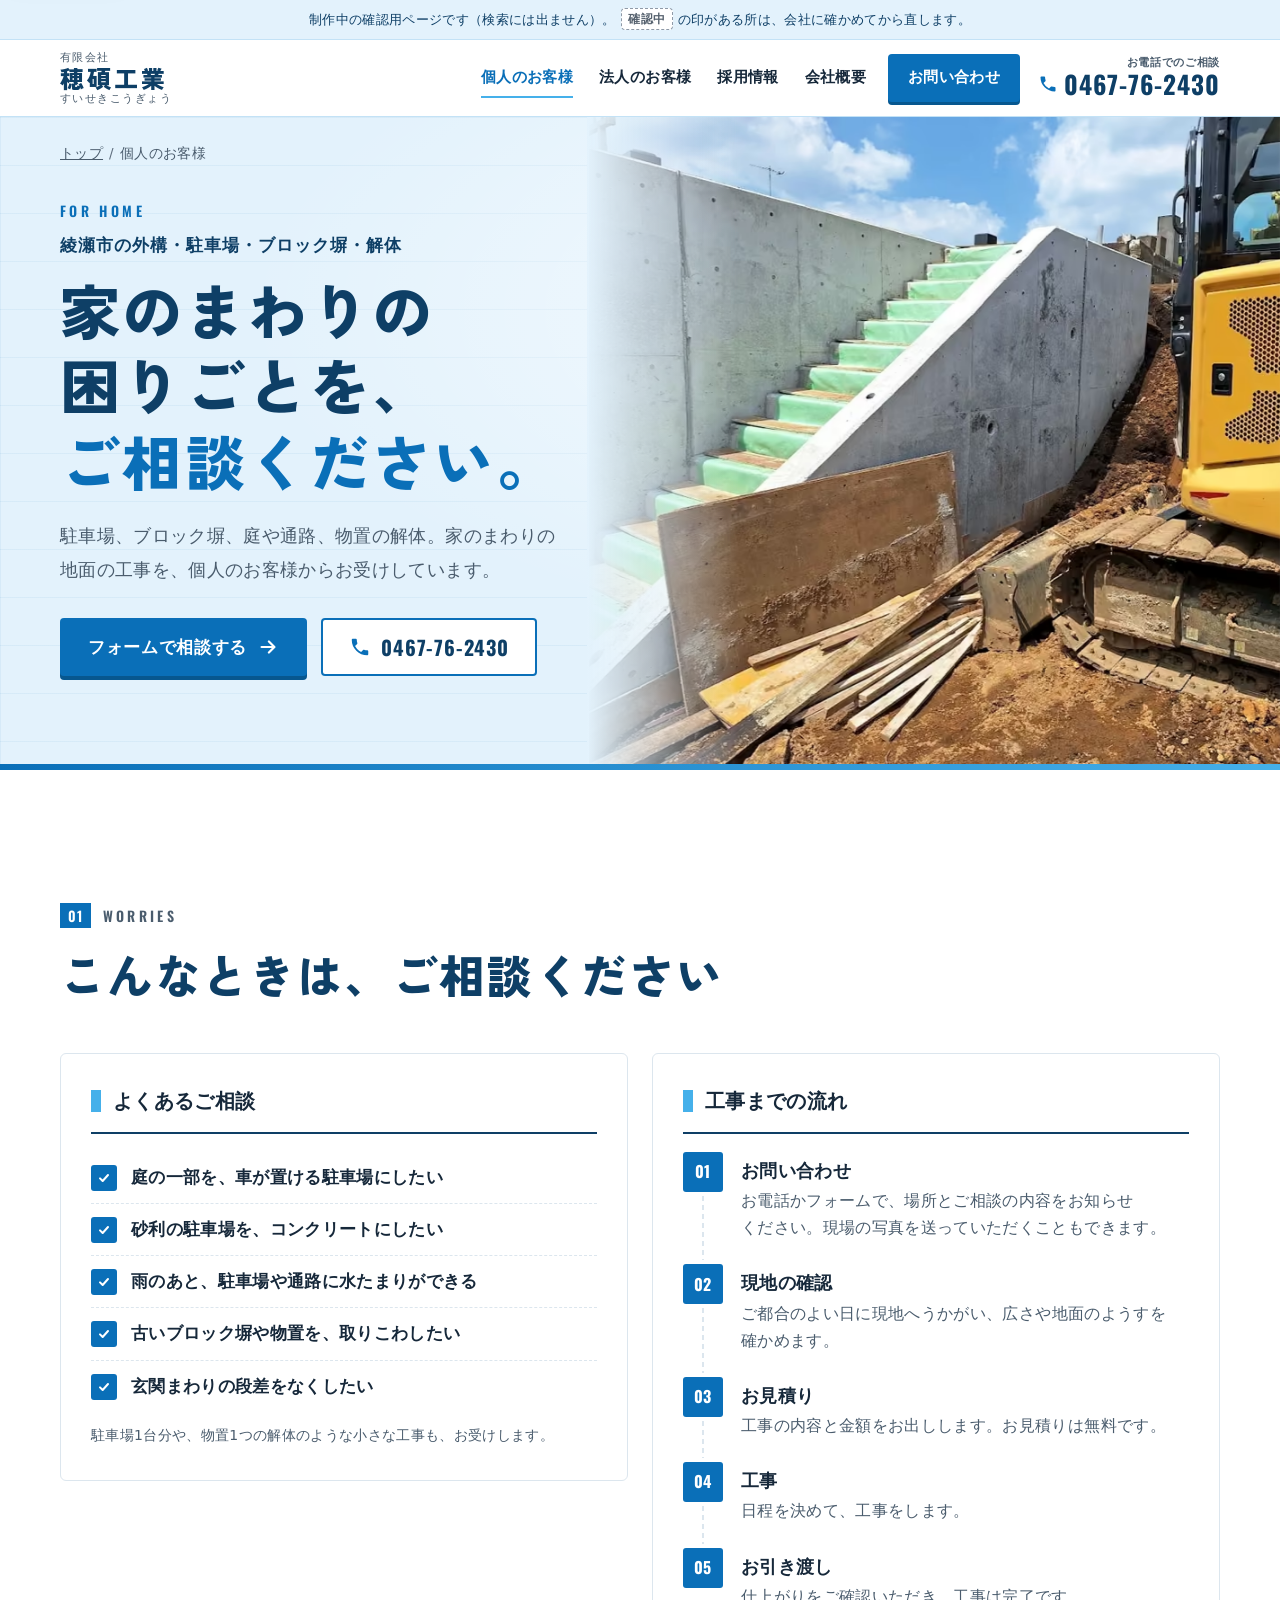
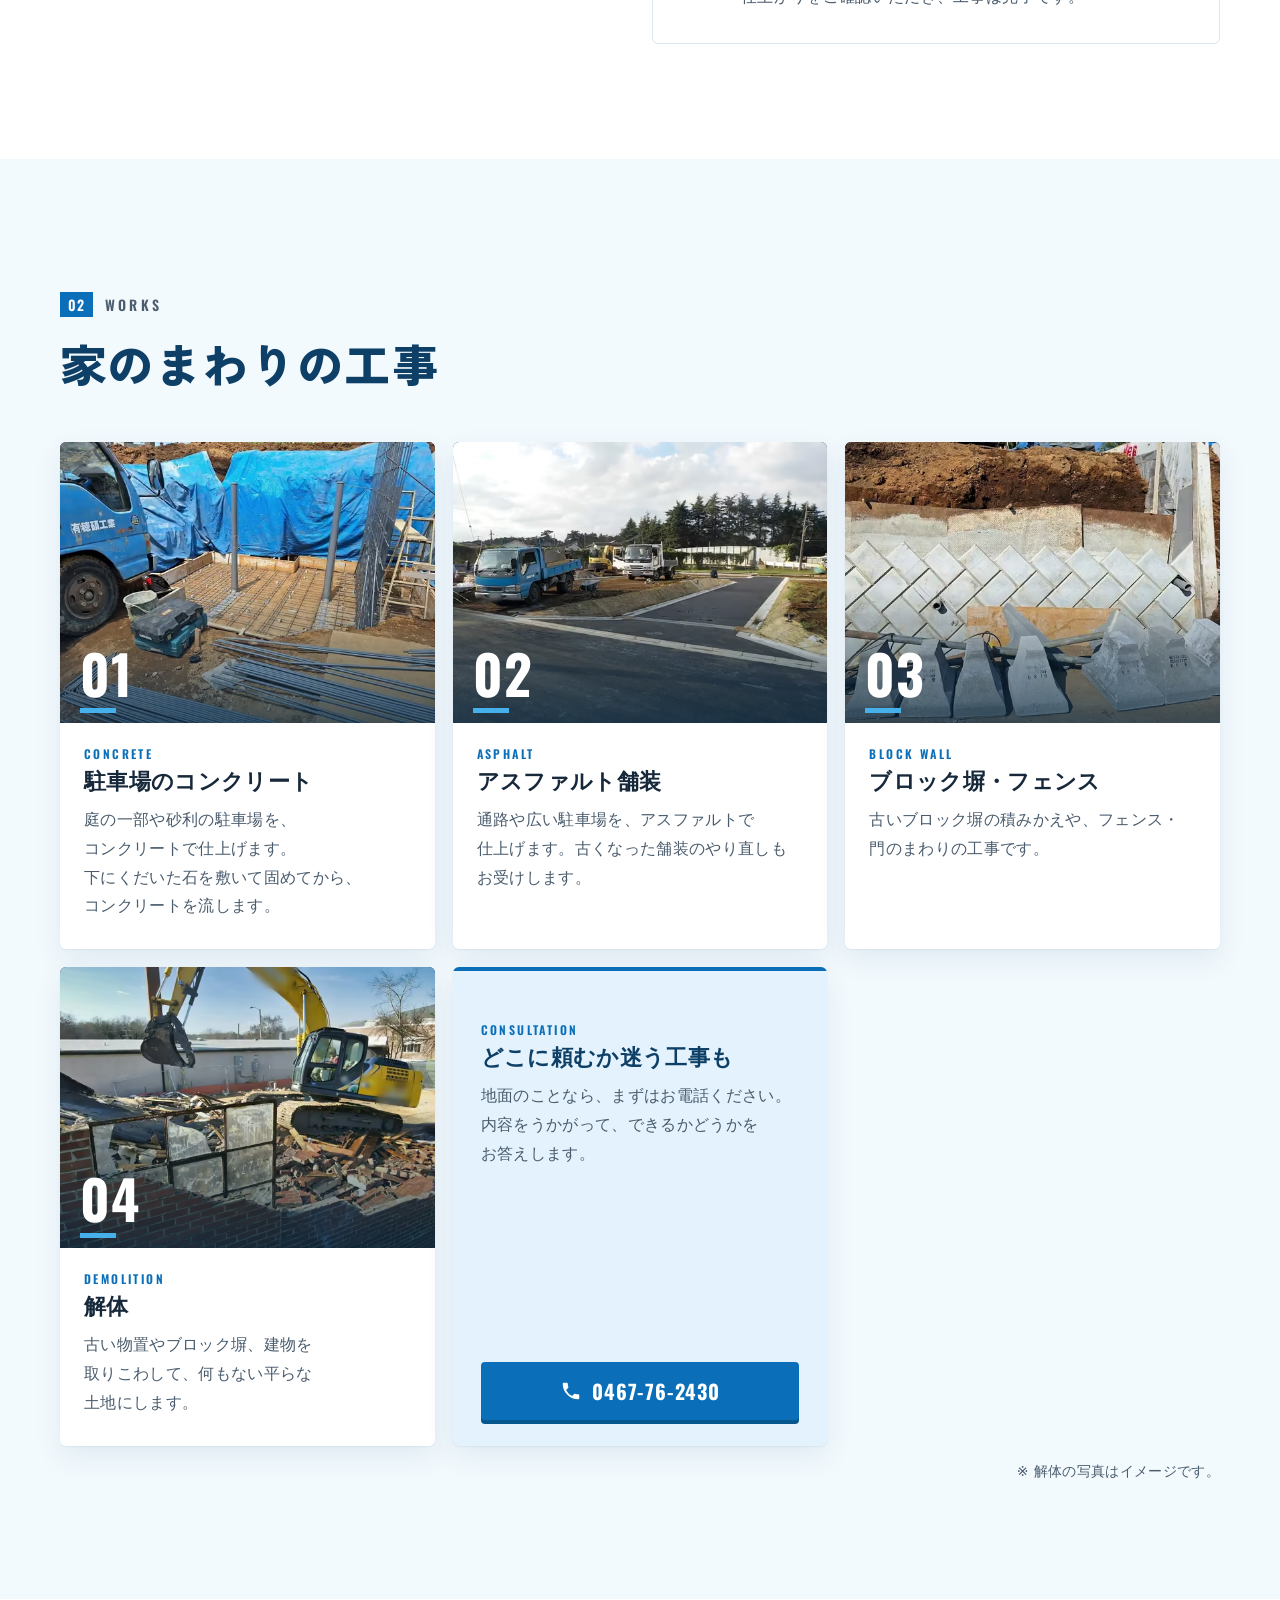
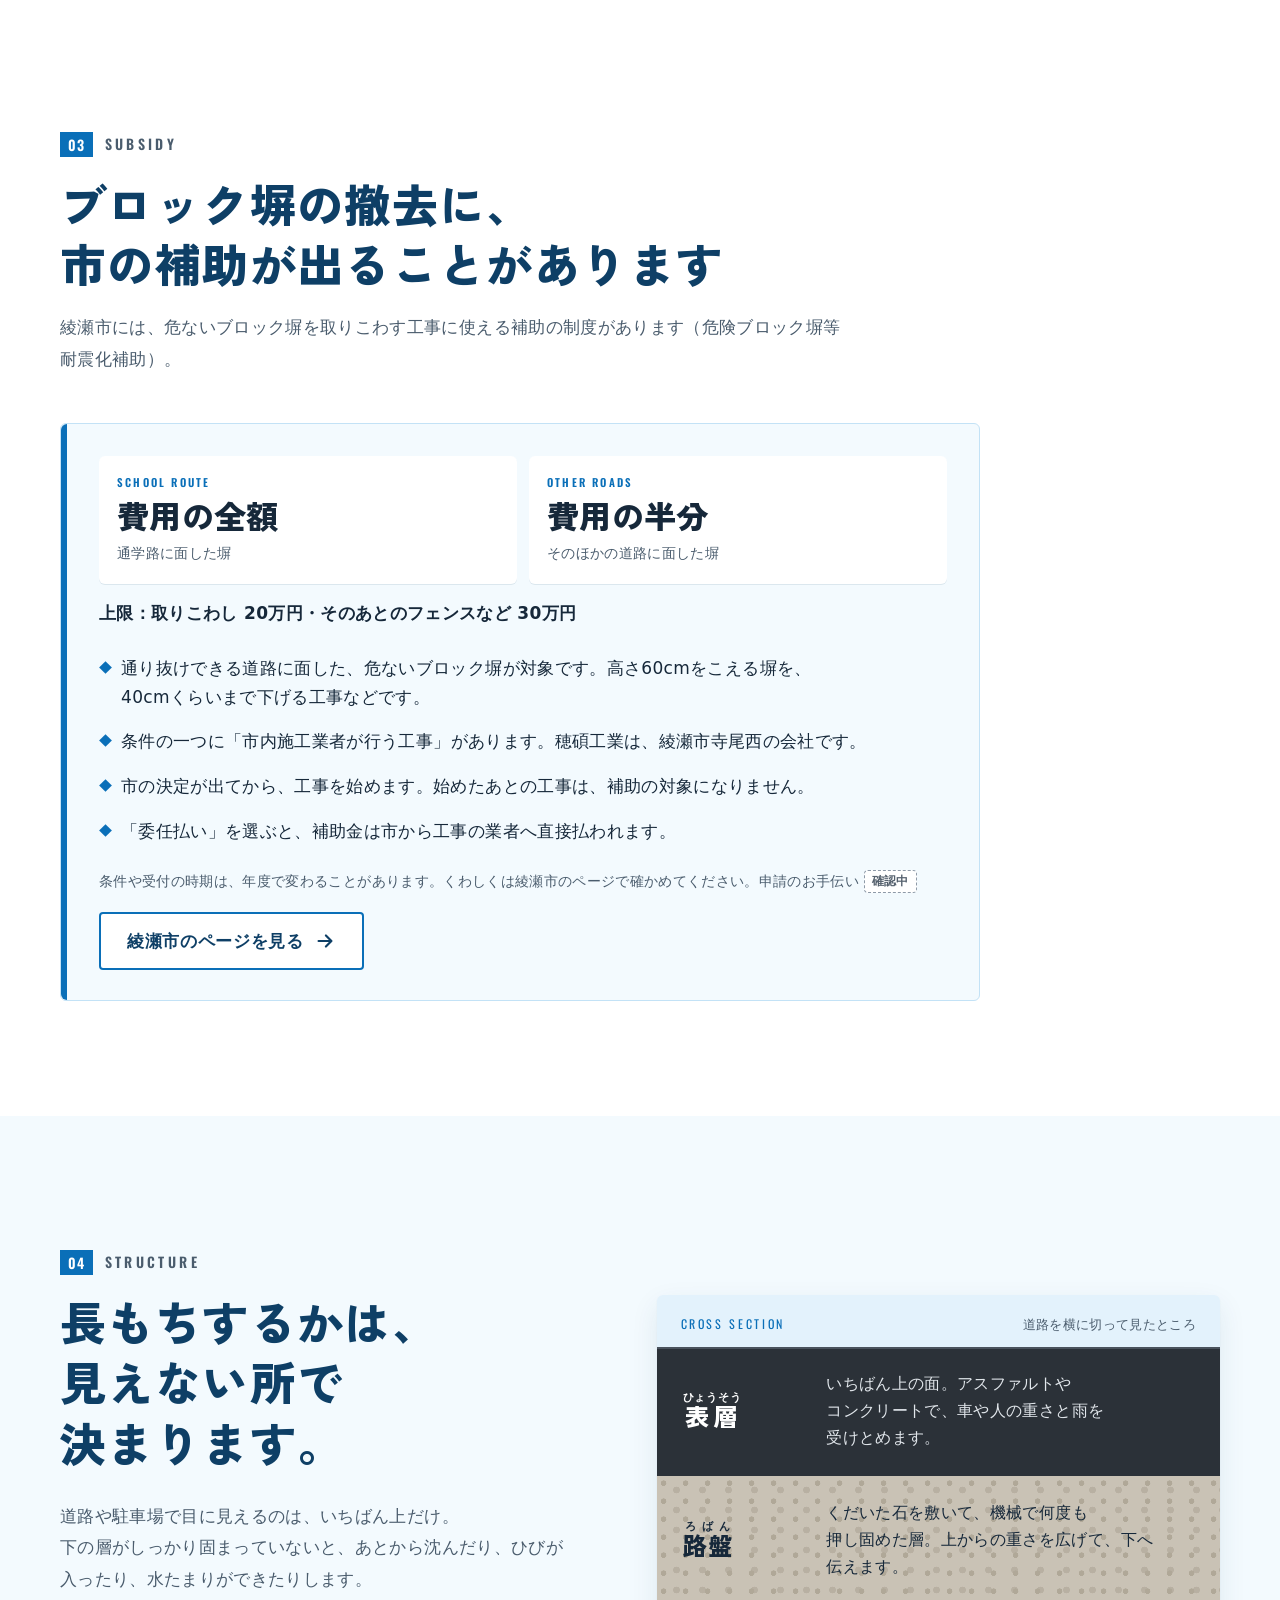
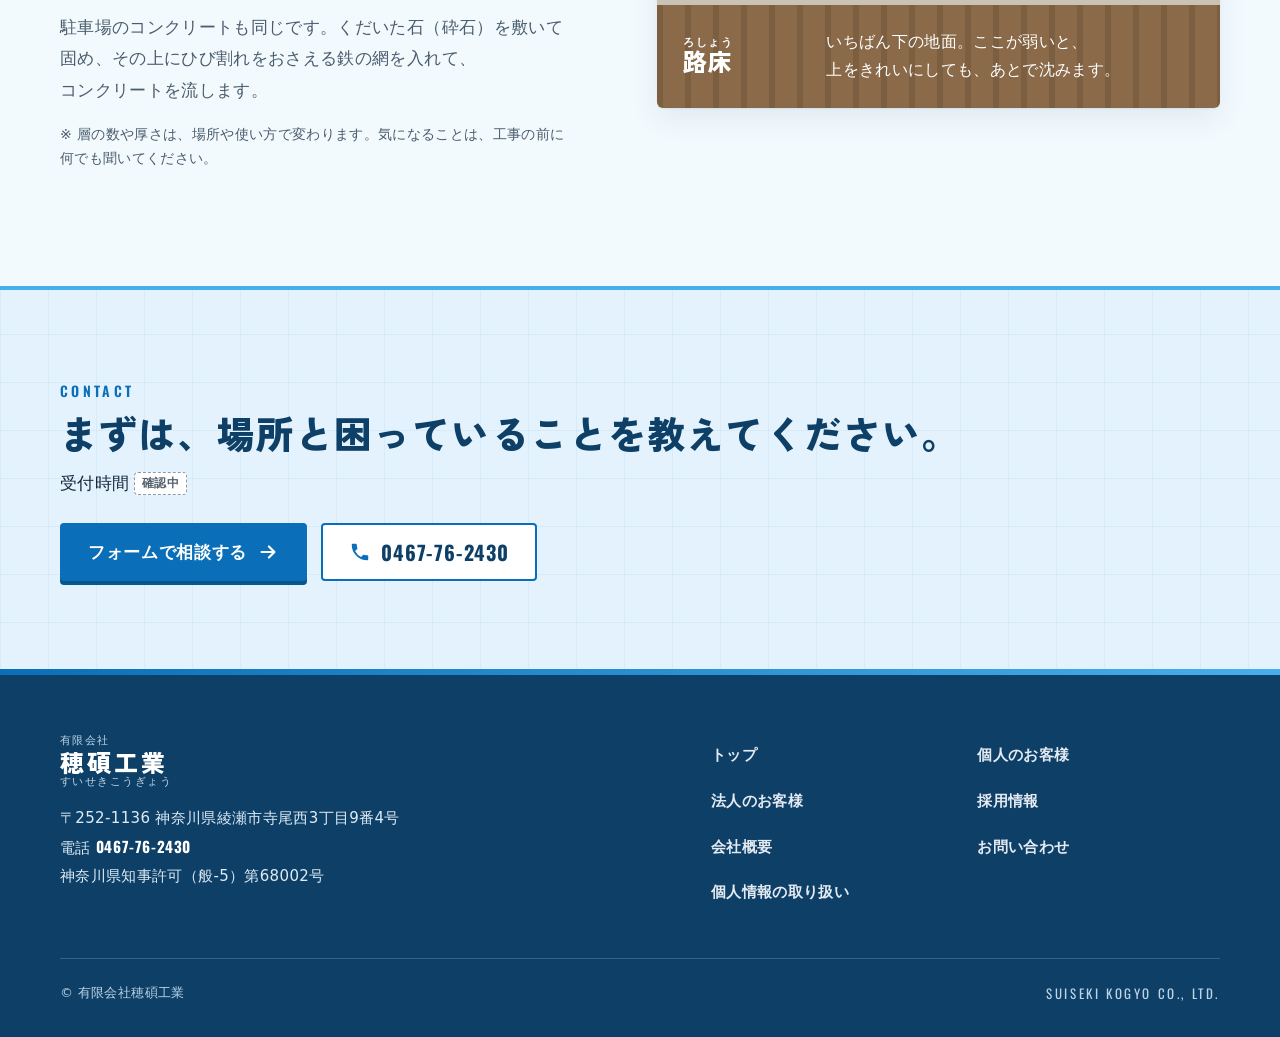
<file: residential.html>
<!doctype html>
<html lang="ja">
<head>
<meta charset="utf-8">
<meta name="viewport" content="width=device-width,initial-scale=1,viewport-fit=cover">
<title>綾瀬市の外構・駐車場・ブロック塀・解体｜個人のお客様｜有限会社穂碩工業</title>
<meta name="description" content="綾瀬市の有限会社穂碩工業。駐車場のコンクリート、ブロック塀、物置の解体など、家のまわりの地面の工事を、個人のお客様からお受けしています。綾瀬市のブロック塀の撤去の補助金もご案内します。">
<meta name="robots" content="noindex,nofollow">
<meta name="theme-color" content="#FFFFFF">
<link rel="preconnect" href="https://fonts.googleapis.com">
<link rel="preconnect" href="https://fonts.gstatic.com" crossorigin>
<link rel="stylesheet" href="https://fonts.googleapis.com/css2?family=Oswald:wght@600;700&family=Zen+Kaku+Gothic+New:wght@900&display=swap&text=%20%21%23%25%26%27%28%29%2B%2C-.%2F0123456789%3A%3FABCDEFGHIJKLMNOPQRSTUVWXYZabcdefghijklmnopqrstuvwxyz%E3%80%81%E3%80%82%E3%81%82%E3%81%84%E3%81%86%E3%81%88%E3%81%8A%E3%81%8B%E3%81%8C%E3%81%8D%E3%81%8E%E3%81%8F%E3%81%91%E3%81%93%E3%81%94%E3%81%95%E3%81%97%E3%81%99%E3%81%9A%E3%81%9B%E3%81%9D%E3%81%9F%E3%81%A0%E3%81%A1%E3%81%A3%E3%81%A4%E3%81%A6%E3%81%A7%E3%81%A8%E3%81%A9%E3%81%AA%E3%81%AB%E3%81%AD%E3%81%AE%E3%81%AF%E3%81%B6%E3%81%B8%E3%81%BB%E3%81%BE%E3%81%BF%E3%82%81%E3%82%82%E3%82%87%E3%82%88%E3%82%89%E3%82%8A%E3%82%8B%E3%82%8C%E3%82%8F%E3%82%92%E3%82%93%E3%82%A2%E3%82%A6%E3%82%A9%E3%82%AB%E3%82%AF%E3%82%B8%E3%82%B9%E3%82%BB%E3%82%BF%E3%83%83%E3%83%8F%E3%83%95%E3%83%96%E3%83%9A%E3%83%9B%E3%83%A0%E3%83%A1%E3%83%AD%E3%83%BB%E3%83%BC%E4%B8%80%E4%B8%8D%E4%B8%BB%E4%BA%8B%E4%BA%BA%E4%BB%95%E4%BB%B6%E4%BC%9A%E4%BD%93%E4%BD%9C%E4%BD%BF%E4%BE%8B%E4%BE%9D%E5%80%8B%E5%83%8D%E5%85%88%E5%86%85%E5%87%BA%E5%88%B6%E5%89%8D%E5%8A%A9%E5%8B%95%E5%8B%99%E5%8B%9F%E5%8D%88%E5%8E%BB%E5%8F%96%E5%8F%97%E5%8F%AF%E5%8F%B0%E5%90%88%E5%95%8F%E5%9B%B0%E5%9C%9F%E5%A0%B1%E5%A0%B4%E5%A1%80%E5%A4%89%E5%A4%96%E5%AE%88%E5%AE%B6%E5%AE%B9%E5%B1%A4%E5%B7%A5%E5%B8%82%E5%BA%8A%E5%BA%97%E5%BD%B9%E5%BE%8C%E5%BF%9C%E6%83%85%E6%88%90%E6%89%80%E6%89%B1%E6%8B%85%E6%8E%A1%E6%92%A4%E6%95%99%E6%97%A5%E6%98%BC%E6%99%82%E6%9A%AE%E6%9B%9C%E6%9C%89%E6%9C%9F%E6%9C%A8%E6%9C%AA%E6%9D%A1%E6%A5%AD%E6%A6%82%E6%A7%8B%E6%B0%97%E6%B1%BA%E6%B5%81%E6%B6%88%E6%B8%A1%E7%80%AC%E7%8F%BE%E7%90%86%E7%94%A3%E7%94%A8%E7%9A%84%E7%9B%A4%E7%9B%AE%E7%9B%B4%E7%9B%B8%E7%9F%A5%E7%A2%A9%E7%A4%BE%E7%A5%9D%E7%A9%82%E7%A9%8D%E7%AE%A1%E7%B5%8C%E7%B6%BE%E7%B7%92%E8%88%97%E8%A1%A8%E8%A3%85%E8%A3%9C%E8%A6%81%E8%A6%8B%E8%A7%A3%E8%A8%98%E8%A8%B1%E8%AB%87%E8%B2%A0%E8%B3%AA%E8%B6%B3%E8%B7%AF%E8%BB%8A%E8%BB%BD%E9%80%A0%E9%81%B8%E9%8C%B2%E9%95%B7%E9%99%90%E9%9B%86%E9%A0%BC%E9%A7%90%E9%A8%93%EF%BC%88%EF%BC%89%EF%BC%9F">
<link rel="preload" as="image" type="image/avif" imagesrcset="assets/photos/slide-stairs-960.avif 960w, assets/photos/slide-stairs-1176.avif 1176w" imagesizes="(max-width:900px) 100vw, 54vw" fetchpriority="high">
<link rel="stylesheet" href="assets/site.css">
</head>
<body>
<a class="skip" href="#main">本文へ移動</a>
<p class="dev-note">制作中の確認用ページです（検索には出ません）。<span class="tbd">確認中</span> の印がある所は、会社に確かめてから直します。</p>

<header class="site-head">
  <div class="wrap head-in">
    <a class="logo" href="./" aria-label="有限会社穂碩工業 トップへ">
      <span class="logo-txt"><small>有限会社</small><b>穂碩工業</b><i>すいせきこうぎょう</i></span>
    </a>
    <nav class="gnav" id="gnav" aria-label="サイトの案内">
      <ul>
        <li><a href="residential.html" aria-current="page">個人のお客様</a></li>
        <li><a href="business.html">法人のお客様</a></li>
        <li><a href="recruit.html">採用情報</a></li>
        <li><a href="company.html">会社概要</a></li>
        <li class="gnav-cta"><a href="contact.html?kind=工事のご相談（個人）">お問い合わせ</a></li>
      </ul>
      <div class="gnav-tel"><a class="btn btn-ghost" href="tel:0467762430" data-place="menu"><svg viewBox="0 0 24 24" aria-hidden="true"><path fill="currentColor" d="M6.6 10.8a15.2 15.2 0 0 0 6.6 6.6l2.2-2.2c.3-.3.7-.4 1-.2 1.1.4 2.3.6 3.6.6.6 0 1 .4 1 1V20c0 .6-.4 1-1 1A17 17 0 0 1 3 4c0-.6.4-1 1-1h3.5c.6 0 1 .4 1 1 0 1.3.2 2.5.6 3.6.1.3 0 .7-.2 1z"/></svg><span class="tel-no">0467-76-2430</span></a></div>
    </nav>
    <a class="head-tel" href="tel:0467762430" data-place="header" aria-label="電話をかける 0467-76-2430"><small>お電話でのご相談</small><b><svg viewBox="0 0 24 24" aria-hidden="true"><path fill="currentColor" d="M6.6 10.8a15.2 15.2 0 0 0 6.6 6.6l2.2-2.2c.3-.3.7-.4 1-.2 1.1.4 2.3.6 3.6.6.6 0 1 .4 1 1V20c0 .6-.4 1-1 1A17 17 0 0 1 3 4c0-.6.4-1 1-1h3.5c.6 0 1 .4 1 1 0 1.3.2 2.5.6 3.6.1.3 0 .7-.2 1z"/></svg><span class="tel-no">0467-76-2430</span></b></a>
    <button class="menu-btn" type="button" aria-expanded="false" aria-controls="gnav" aria-label="メニューを開く"><i></i><i></i><i></i></button>
  </div>
</header>

<main id="main">
  <section class="phero phero-photo is-wide" aria-labelledby="ph-h1">
    <picture class="hero-bg" style="--pos:18% 50%;--pos-sp:40% 55%"><source type="image/avif" srcset="assets/photos/slide-stairs-960.avif 960w, assets/photos/slide-stairs-1176.avif 1176w" sizes="(max-width:900px) 100vw, 54vw"><img src="assets/photos/slide-stairs-1176.webp" srcset="assets/photos/slide-stairs-960.webp 960w, assets/photos/slide-stairs-1176.webp 1176w" sizes="(max-width:900px) 100vw, 54vw" width="1176" height="882" alt="" decoding="async" fetchpriority="high"></picture>
    <div class="wrap">
      <ol class="crumbs" aria-label="現在の場所"><li><a href="./">トップ</a></li><li>個人のお客様</li></ol>
      <p class="eyebrow">For Home</p>
      <h1 id="ph-h1"><span class="h1-sub">綾瀬市の外構・駐車場・ブロック塀・解体</span>家のまわりの困りごとを、<span class="y">ご相談ください。</span></h1>
      <p class="phero-lead">駐車場、ブロック塀、庭や通路、物置の解体。家のまわりの地面の工事を、個人のお客様からお受けしています。</p>
      <div class="btns">
        <a class="btn btn-main" href="contact.html?kind=工事のご相談（個人）">フォームで相談する<svg class="arrow" viewBox="0 0 24 24" aria-hidden="true"><path d="M5 12h13M13 6l6 6-6 6" fill="none" stroke="currentColor" stroke-width="2.4" stroke-linecap="round" stroke-linejoin="round"/></svg></a>
        <a class="btn btn-ghost" href="tel:0467762430" data-place="home-hero"><svg viewBox="0 0 24 24" aria-hidden="true"><path fill="currentColor" d="M6.6 10.8a15.2 15.2 0 0 0 6.6 6.6l2.2-2.2c.3-.3.7-.4 1-.2 1.1.4 2.3.6 3.6.6.6 0 1 .4 1 1V20c0 .6-.4 1-1 1A17 17 0 0 1 3 4c0-.6.4-1 1-1h3.5c.6 0 1 .4 1 1 0 1.3.2 2.5.6 3.6.1.3 0 .7-.2 1z"/></svg><span class="tel-no">0467-76-2430</span></a>
      </div>
    </div>
  </section>
  <div class="hazard" aria-hidden="true"></div>

  <!-- 困りごとと流れ -->
  <section class="sec" id="worries" aria-labelledby="w-title">
    <div class="wrap">
      <div class="sec-head">
        <p class="eyebrow"><span class="num">01</span>Worries</p>
        <h2 id="w-title">こんなときは、ご相談ください</h2>
      </div>
      <div class="home-grid">
        <div class="card">
          <h3>よくあるご相談</h3>
          <ul class="checks">
            <li>庭の一部を、車が置ける駐車場にしたい</li>
            <li>砂利の駐車場を、コンクリートにしたい</li>
            <li>雨のあと、駐車場や通路に水たまりができる</li>
            <li>古いブロック塀や物置を、取りこわしたい</li>
            <li>玄関まわりの段差をなくしたい</li>
          </ul>
          <p class="note" style="margin-top:12px">駐車場1台分や、物置1つの解体のような小さな工事も、お受けします。</p>
        </div>
        <div class="card">
          <h3>工事までの流れ</h3>
          <ol class="steps">
            <li><b>お問い合わせ</b><p>お電話かフォームで、場所とご相談の内容をお知らせください。現場の写真を送っていただくこともできます。</p></li>
            <li><b>現地の確認</b><p>ご都合のよい日に現地へうかがい、広さや地面のようすを確かめます。</p></li>
            <li><b>お見積り</b><p>工事の内容と金額をお出しします。お見積りは無料です。</p></li>
            <li><b>工事</b><p>日程を決めて、工事をします。</p></li>
            <li><b>お引き渡し</b><p>仕上がりをご確認いただき、工事は完了です。</p></li>
          </ol>
        </div>
      </div>
    </div>
  </section>

  <!-- 家のまわりの工事 -->
  <section class="sec sec-alt" id="works" aria-labelledby="wk-title">
    <div class="wrap">
      <div class="sec-head">
        <p class="eyebrow"><span class="num">02</span>Works</p>
        <h2 id="wk-title">家のまわりの工事</h2>
      </div>
      <div class="svc-grid">
        <article class="svc rv">
          <figure class="svc-ph rv-ph"><picture><source type="image/avif" srcset="assets/photos/concrete-240.avif 240w, assets/photos/concrete-560.avif 560w, assets/photos/concrete-800.avif 800w" sizes="(max-width: 640px) 112px, (max-width: 1000px) 50vw, 380px"><img src="assets/photos/concrete-560.webp" srcset="assets/photos/concrete-240.webp 240w, assets/photos/concrete-560.webp 560w, assets/photos/concrete-800.webp 800w" sizes="(max-width: 640px) 112px, (max-width: 1000px) 50vw, 380px" width="1200" height="900" alt="コンクリートを流す前に、鉄筋を組んだ土間" decoding="async" loading="lazy"></picture><span class="svc-no" aria-hidden="true">01</span></figure>
          <div class="svc-body">
            <h3><span class="en">Concrete</span>駐車場のコンクリート</h3>
            <p class="svc-short">庭や砂利の駐車場を、コンクリートにします。</p>
            <p class="svc-long">庭の一部や砂利の駐車場を、コンクリートで仕上げます。下にくだいた石を敷いて固めてから、コンクリートを流します。</p>
          </div>
        </article>
        <article class="svc rv">
          <figure class="svc-ph rv-ph"><picture><source type="image/avif" srcset="assets/photos/paving-240.avif 240w, assets/photos/paving-560.avif 560w, assets/photos/paving-800.avif 800w" sizes="(max-width: 640px) 112px, (max-width: 1000px) 50vw, 380px"><img src="assets/photos/paving-560.webp" srcset="assets/photos/paving-240.webp 240w, assets/photos/paving-560.webp 560w, assets/photos/paving-800.webp 800w" sizes="(max-width: 640px) 112px, (max-width: 1000px) 50vw, 380px" width="1200" height="900" alt="舗装を終えた、新しい宅地の道路" decoding="async" loading="lazy"></picture><span class="svc-no" aria-hidden="true">02</span></figure>
          <div class="svc-body">
            <h3><span class="en">Asphalt</span>アスファルト舗装</h3>
            <p class="svc-short">通路や広い駐車場を、アスファルトで。</p>
            <p class="svc-long">通路や広い駐車場を、アスファルトで仕上げます。古くなった舗装のやり直しもお受けします。</p>
          </div>
        </article>
        <article class="svc rv">
          <figure class="svc-ph rv-ph"><picture><source type="image/avif" srcset="assets/photos/civil-240.avif 240w, assets/photos/civil-560.avif 560w, assets/photos/civil-800.avif 800w" sizes="(max-width: 640px) 112px, (max-width: 1000px) 50vw, 380px"><img src="assets/photos/civil-560.webp" srcset="assets/photos/civil-240.webp 240w, assets/photos/civil-560.webp 560w, assets/photos/civil-800.webp 800w" sizes="(max-width: 640px) 112px, (max-width: 1000px) 50vw, 380px" width="1200" height="900" alt="ブロックを積んだ、土をささえる壁の現場" decoding="async" loading="lazy"></picture><span class="svc-no" aria-hidden="true">03</span></figure>
          <div class="svc-body">
            <h3><span class="en">Block Wall</span>ブロック塀・フェンス</h3>
            <p class="svc-short">ブロック塀やフェンス、門のまわりの工事です。</p>
            <p class="svc-long">古いブロック塀の積みかえや、フェンス・門のまわりの工事です。</p>
          </div>
        </article>
        <article class="svc rv">
          <figure class="svc-ph rv-ph"><picture><source type="image/avif" srcset="assets/photos/demolition-240.avif 240w, assets/photos/demolition-560.avif 560w, assets/photos/demolition-800.avif 800w" sizes="(max-width: 640px) 112px, (max-width: 1000px) 50vw, 380px"><img src="assets/photos/demolition-560.webp" srcset="assets/photos/demolition-240.webp 240w, assets/photos/demolition-560.webp 560w, assets/photos/demolition-800.webp 800w" sizes="(max-width: 640px) 112px, (max-width: 1000px) 50vw, 380px" width="1200" height="900" alt="重機で建物を取りこわす現場" decoding="async" loading="lazy"></picture><span class="svc-no" aria-hidden="true">04</span></figure>
          <div class="svc-body">
            <h3><span class="en">Demolition</span>解体</h3>
            <p class="svc-short">物置やブロック塀を取りこわし、平らな土地に。</p>
            <p class="svc-long">古い物置やブロック塀、建物を取りこわして、何もない平らな土地にします。</p>
          </div>
        </article>
        <article class="svc svc-cta">
          <div class="svc-body">
            <h3><span class="en y">Consultation</span>どこに頼むか迷う工事も</h3>
            <p>地面のことなら、まずはお電話ください。内容をうかがって、できるかどうかをお答えします。</p>
          </div>
          <a class="btn btn-main" href="tel:0467762430" data-place="service"><svg viewBox="0 0 24 24" aria-hidden="true"><path fill="currentColor" d="M6.6 10.8a15.2 15.2 0 0 0 6.6 6.6l2.2-2.2c.3-.3.7-.4 1-.2 1.1.4 2.3.6 3.6.6.6 0 1 .4 1 1V20c0 .6-.4 1-1 1A17 17 0 0 1 3 4c0-.6.4-1 1-1h3.5c.6 0 1 .4 1 1 0 1.3.2 2.5.6 3.6.1.3 0 .7-.2 1z"/></svg><span class="tel-no">0467-76-2430</span></a>
        </article>
      </div>
      <p class="note photo-cap">※ 解体の写真はイメージです。</p>
    </div>
  </section>

  <!-- ブロック塀の補助金 -->
  <section class="sec" id="subsidy" aria-labelledby="sb-title">
    <div class="wrap">
      <div class="sec-head">
        <p class="eyebrow"><span class="num">03</span>Subsidy</p>
        <h2 id="sb-title">ブロック塀の撤去に、市の補助が出ることがあります</h2>
        <p>綾瀬市には、危ないブロック塀を取りこわす工事に使える補助の制度があります（危険ブロック塀等耐震化補助）。</p>
      </div>
      <div class="subsidy">
        <div class="sub-amount">
          <div><span class="en">School Route</span><b>費用の全額</b><small>通学路に面した塀</small></div>
          <div><span class="en">Other Roads</span><b>費用の半分</b><small>そのほかの道路に面した塀</small></div>
        </div>
        <p class="sub-limit">上限：取りこわし 20万円・そのあとのフェンスなど 30万円</p>
        <ul class="sub-list">
          <li>通り抜けできる道路に面した、危ないブロック塀が対象です。高さ60cmをこえる塀を、40cmくらいまで下げる工事などです。</li>
          <li>条件の一つに「市内施工業者が行う工事」があります。穂碩工業は、綾瀬市寺尾西の会社です。</li>
          <li>市の決定が出てから、工事を始めます。始めたあとの工事は、補助の対象になりません。</li>
          <li>「委任払い」を選ぶと、補助金は市から工事の業者へ直接払われます。</li>
        </ul>
        <p class="note">条件や受付の時期は、年度で変わることがあります。くわしくは綾瀬市のページで確かめてください。申請のお手伝い<span class="tbd">確認中</span></p>
        <a class="btn btn-line" href="https://www.city.ayase.kanagawa.jp/soshiki/toshikeikakuka/zumai/2/1/5871.html" target="_blank" rel="noopener">綾瀬市のページを見る<svg class="arrow" viewBox="0 0 24 24" aria-hidden="true"><path d="M5 12h13M13 6l6 6-6 6" fill="none" stroke="currentColor" stroke-width="2.4" stroke-linecap="round" stroke-linejoin="round"/></svg></a>
      </div>
    </div>
  </section>

  <!-- 地面のしくみ -->
  <section class="sec sec-alt" id="structure" aria-labelledby="how-title">
    <div class="wrap how">
      <div class="how-txt">
        <div class="sec-head">
          <p class="eyebrow"><span class="num">04</span>Structure</p>
          <h2 id="how-title">長もちするかは、見えない所で決まります。</h2>
        </div>
        <p>道路や駐車場で目に見えるのは、いちばん上だけ。下の層がしっかり固まっていないと、あとから沈んだり、ひびが入ったり、水たまりができたりします。</p>
        <p>駐車場のコンクリートも同じです。くだいた石（砕石）を敷いて固め、その上にひび割れをおさえる鉄の網を入れて、コンクリートを流します。</p>
        <p class="note">※ 層の数や厚さは、場所や使い方で変わります。気になることは、工事の前に何でも聞いてください。</p>
      </div>
      <div class="layers" role="group" aria-label="道路の地面の層">
        <div class="layers-top">
          <span class="en">Cross Section</span><span class="layers-cap">道路を横に切って見たところ</span>
        </div>
        <div class="layer layer-1"><b><ruby>表層<rt>ひょうそう</rt></ruby></b><p>いちばん上の面。アスファルトやコンクリートで、車や人の重さと雨を受けとめます。</p></div>
        <div class="layer layer-2"><b><ruby>路盤<rt>ろばん</rt></ruby></b><p>くだいた石を敷いて、機械で何度も押し固めた層。上からの重さを広げて、下へ伝えます。</p></div>
        <div class="layer layer-3"><b><ruby>路床<rt>ろしょう</rt></ruby></b><p>いちばん下の地面。ここが弱いと、上をきれいにしても、あとで沈みます。</p></div>
      </div>
    </div>
  </section>

  <section class="cta-band" aria-labelledby="cta-title">
    <div class="wrap cta-in">
      <div>
        <p class="eyebrow">Contact</p>
        <h2 id="cta-title">まずは、場所と困っていることを教えてください。</h2>
        <p>受付時間<span class="tbd">確認中</span></p>
      </div>
      <div class="btns">
        <a class="btn btn-main" href="contact.html?kind=工事のご相談（個人）">フォームで相談する<svg class="arrow" viewBox="0 0 24 24" aria-hidden="true"><path d="M5 12h13M13 6l6 6-6 6" fill="none" stroke="currentColor" stroke-width="2.4" stroke-linecap="round" stroke-linejoin="round"/></svg></a>
        <a class="btn btn-ghost" href="tel:0467762430" data-place="home-cta"><svg viewBox="0 0 24 24" aria-hidden="true"><path fill="currentColor" d="M6.6 10.8a15.2 15.2 0 0 0 6.6 6.6l2.2-2.2c.3-.3.7-.4 1-.2 1.1.4 2.3.6 3.6.6.6 0 1 .4 1 1V20c0 .6-.4 1-1 1A17 17 0 0 1 3 4c0-.6.4-1 1-1h3.5c.6 0 1 .4 1 1 0 1.3.2 2.5.6 3.6.1.3 0 .7-.2 1z"/></svg><span class="tel-no">0467-76-2430</span></a>
      </div>
    </div>
  </section>
</main>

<footer class="site-foot">
  <div class="hazard" aria-hidden="true"></div>
  <div class="wrap">
    <div class="foot-in">
      <div>
        <a class="logo" href="./" aria-label="有限会社穂碩工業 トップへ">
          <span class="logo-txt"><small>有限会社</small><b>穂碩工業</b><i>すいせきこうぎょう</i></span>
        </a>
        <p class="foot-info">〒252-1136 神奈川県綾瀬市寺尾西3丁目9番4号<br>電話 <a href="tel:0467762430" data-place="footer"><span class="tel-no">0467-76-2430</span></a><br><x-nb>神奈川県知事</x-nb><wbr><x-nb>許可（般-5）</x-nb><wbr><x-nb>第68002号</x-nb></p>
      </div>
      <nav class="foot-nav" aria-label="フッターの案内">
        <a href="./">トップ</a>
        <a href="residential.html" aria-current="page">個人のお客様</a>
        <a href="business.html">法人のお客様</a>
        <a href="recruit.html">採用情報</a>
        <a href="company.html">会社概要</a>
        <a href="contact.html">お問い合わせ</a>
        <a href="privacy.html">個人情報の取り扱い</a>
      </nav>
    </div>
    <p class="foot-copy"><span>© 有限会社穂碩工業</span><span class="en">Suiseki Kogyo Co., Ltd.</span></p>
  </div>
</footer>

<div class="mbar">
  <a class="btn btn-ghost" href="tel:0467762430" data-place="mbar"><svg viewBox="0 0 24 24" aria-hidden="true"><path fill="currentColor" d="M6.6 10.8a15.2 15.2 0 0 0 6.6 6.6l2.2-2.2c.3-.3.7-.4 1-.2 1.1.4 2.3.6 3.6.6.6 0 1 .4 1 1V20c0 .6-.4 1-1 1A17 17 0 0 1 3 4c0-.6.4-1 1-1h3.5c.6 0 1 .4 1 1 0 1.3.2 2.5.6 3.6.1.3 0 .7-.2 1z"/></svg>電話する</a>
  <a class="btn btn-main" href="contact.html?kind=工事のご相談（個人）">フォームで相談</a>
</div>

<script src="assets/phrase.js" defer></script>
<script src="assets/site.js" defer></script>
</body>
</html>
</file>
<file: assets/site.css>
@charset "utf-8";
/* 有限会社穂碩工業 共通の見た目（第2版 2026-11-17「もっと建設業っぽく、かっこよく」）
   考え方：鉄の黒（ほぼ黒の藍）と、工事の黄。角は小さく、線はまっすぐ。
   地面の層（アスファルト・砕石・土）と、工事現場の黄黒の縞を、飾りに使う。 */

:root{
  /* 第5版（2026-11-17）：水色と白。「ロゴをなくして。水色と白基調で作りなおして」 */
  --white:#FFFFFF;
  --sky-50:#F3FAFE;    /* うすい水色：章の地 */
  --sky-100:#E3F2FC;   /* 水色の面：個別ページの最初・お問い合わせの帯・電話のカード */
  --sky-200:#C3E2F6;   /* 水色の線 */
  --sky:#45B0EA;       /* 水色：線・点・採用の帯（字には使わない。白で2.4） */
  --blue:#0A6FB8;      /* 申込みのボタン・小さな英字・印（白い字で5.3） */
  --blue-d:#07578F;    /* ボタンの影 */
  --navy:#0E3F66;      /* 見出しの字・フッターの地（白で10.9） */
  /* 前の名前（第4版まで）は、新しい色に向けておく */
  --dark:var(--navy);
  --dark-2:var(--sky-100);
  --dark-3:var(--sky-200);
  --darkest:var(--navy);
  --yellow:var(--sky);
  --yellow-d:var(--blue-d);
  --yellow-l:var(--sky-50);
  --gold-ink:var(--blue);
  --ink:#16283A;       /* 字 */
  --sub:#4A5C6D;       /* 補助の字（白で6.6・水色の面で6.0） */
  --on-dark:#FFFFFF;
  --on-dark-2:var(--sub);
  --on-dark-3:var(--sub);
  --line:#DCE6EE;
  --paper:#FFFFFF;
  --concrete:var(--sky-50);
  --asphalt:#2B3138;   /* 地面の層（飾り。本物の色のまま） */
  --gravel:#BDB6A8;
  --soil:#8A6A48;
  --red:#C62828;       /* エラーと「必須」だけ */
  --f-en:"Oswald","Arial Narrow","Helvetica Neue",sans-serif;
  --f-head:"Zen Kaku Gothic New","Hiragino Sans","BIZ UDPGothic",sans-serif;
  --f-body:"Hiragino Sans","Hiragino Kaku Gothic ProN","BIZ UDPGothic","Yu Gothic UI","Meiryo",system-ui,sans-serif;
  --r:6px;
  --shadow:0 1px 2px rgba(14,63,102,.06),0 10px 28px rgba(14,63,102,.09);
  --sec:clamp(72px,9vw,120px);
  --w:1160px;
  --head-h:76px;
  --ph-sp:min(60vw,440px);   /* スマホ：最初の画面の写真の高さ */
  --grid:linear-gradient(rgba(10,111,184,.06) 1px,transparent 1px),linear-gradient(90deg,rgba(10,111,184,.06) 1px,transparent 1px);
  --hazard:linear-gradient(90deg,var(--blue),var(--sky));   /* 前の黄黒の縞 → 水色の細い線 */
}

*,*::before,*::after{box-sizing:border-box}
html{-webkit-text-size-adjust:100%;scroll-padding-top:calc(var(--head-h) + 12px);text-spacing-trim:trim-start}
html.motion{scroll-behavior:smooth}
body{margin:0;background:var(--paper);color:var(--ink);font-family:var(--f-body);font-size:17px;line-height:1.85;letter-spacing:.02em;-webkit-font-smoothing:antialiased}
img{max-width:100%;height:auto;display:block}
a{color:inherit}
p{margin:0 0 1em}
p:last-child{margin-bottom:0}
ul,ol{margin:0;padding:0;list-style:none}
button{font:inherit}
:focus-visible{outline:3px solid #2F7BE0;outline-offset:3px;border-radius:4px}

h1,h2{color:var(--navy);font-family:var(--f-head);font-weight:900;line-height:1.32;letter-spacing:.03em;margin:0;text-wrap:balance;word-break:auto-phrase}
h3{font-weight:700;line-height:1.5;margin:0;text-wrap:balance;word-break:auto-phrase}
/* 日本語の折り返し：assets/phrase.js が文節の切れ目に <wbr> を入れたページだけ、語の途中で切らない */
html.phrase,html.phrase h1,html.phrase h2,html.phrase h3{word-break:keep-all;overflow-wrap:break-word}
x-phrase{display:inline}
x-nb{white-space:nowrap}

.skip{position:absolute;left:8px;top:-80px;z-index:100;padding:10px 16px;border-radius:4px;background:#fff;color:var(--ink);font-weight:700;text-decoration:none;box-shadow:var(--shadow)}
.skip:focus{top:8px}
.sr{position:absolute;width:1px;height:1px;overflow:hidden;clip:rect(0 0 0 0);white-space:nowrap}
.wrap{position:relative;max-width:calc(var(--w) + 48px);margin-inline:auto;padding-inline:24px}
.tel-no{white-space:nowrap;font-family:var(--f-en);font-weight:700;letter-spacing:.04em}
.en{font-family:var(--f-en);letter-spacing:.14em;text-transform:uppercase;white-space:nowrap}
.y{color:var(--blue)}
.hazard{height:6px;background:var(--hazard)}

/* 確認中の印（公開前に、会社に確かめて消す） */
.tbd{display:inline-block;vertical-align:.1em;margin-left:.4em;padding:0 .55em;border:1.5px dashed #8E9AA8;border-radius:4px;font-size:12px;font-weight:700;line-height:1.7;color:#55616E;background:#fff;letter-spacing:.04em;white-space:nowrap;font-family:var(--f-body)}
.site-foot .tbd{background:transparent;color:#DDEBF6;border-color:#7FA6C6}
.dev-note{margin:0;padding:8px 16px;background:var(--sky-100);border-bottom:1px solid var(--sky-200);color:var(--navy);font-size:13px;line-height:1.6;text-align:center}

/* ---------- ボタン ---------- */
.btn{display:inline-flex;align-items:center;justify-content:center;gap:10px;min-height:58px;padding:12px 28px;border:0;border-radius:4px;font-weight:700;font-size:17px;line-height:1.3;letter-spacing:.04em;text-decoration:none;cursor:pointer;transition:transform .12s,box-shadow .12s,background-color .15s,color .15s;-webkit-tap-highlight-color:transparent}
.btn svg{width:22px;height:22px;flex:none}
.btn .tel-no{font-size:1.18em}
.btn-main{background:var(--blue);color:#fff;box-shadow:0 4px 0 var(--blue-d)}
.btn-main:hover{background:#0865A8}
.btn-tel{background:#fff;color:var(--navy);box-shadow:inset 0 0 0 2px var(--blue),0 4px 0 var(--sky-200)}
.btn-tel svg{color:var(--blue)}
.btn-tel:hover{background:var(--sky-50)}
.btn-ghost{background:#fff;color:var(--navy);box-shadow:inset 0 0 0 2px var(--blue)}
.btn-ghost svg{color:var(--blue)}
.btn-ghost:hover{background:var(--sky-50)}
.btn-line{background:#fff;color:var(--navy);box-shadow:inset 0 0 0 2px var(--blue)}
.btn-line:hover{background:var(--sky-50)}
.btn-main:active{transform:translateY(3px);box-shadow:0 1px 0 var(--yellow-d)}
.btn-tel:active{transform:translateY(3px);box-shadow:inset 0 0 0 2px var(--blue),0 1px 0 var(--sky-200)}
.btn-ghost:active,.btn-line:active{transform:translateY(2px)}
.btns{display:flex;flex-wrap:wrap;gap:14px}
.arrow{width:18px;height:18px;flex:none}

/* ---------- ヘッダー ---------- */
.site-head{position:sticky;top:0;z-index:50;background:#fff;color:var(--navy);border-bottom:1px solid var(--sky-200);transition:box-shadow .2s}
.site-head.scrolled{box-shadow:0 6px 24px rgba(14,63,102,.12)}
.head-in{display:flex;align-items:center;gap:18px;height:var(--head-h)}
.logo{display:flex;align-items:center;gap:12px;color:var(--navy);text-decoration:none;flex:none}
.logo-txt{display:flex;flex-direction:column;line-height:1.15}
.logo-txt small{font-size:11px;color:var(--sub);letter-spacing:.12em}
.logo-txt b{font-family:var(--f-head);font-weight:900;font-size:24px;letter-spacing:.12em}
.logo-txt i{font-style:normal;font-size:10.5px;color:var(--on-dark-3);letter-spacing:.14em}
.gnav{margin-left:auto}
.gnav ul{display:flex;align-items:center;gap:2px}
.gnav ul a{position:relative;display:block;padding:10px 12px;color:var(--ink);font-weight:700;font-size:15px;text-decoration:none;white-space:nowrap}
.gnav ul a::after{content:"";position:absolute;left:12px;right:12px;bottom:4px;height:2px;background:var(--yellow);transform:scaleX(0);transform-origin:left;transition:transform .2s}
.gnav ul a:hover::after,.gnav ul a[aria-current="page"]::after{transform:scaleX(1)}
.gnav ul a[aria-current="page"]{color:var(--blue)}
.gnav .gnav-cta a{margin-left:8px;padding-inline:20px;background:var(--blue);color:#fff;border-radius:4px;box-shadow:0 3px 0 var(--blue-d)}
.gnav .gnav-cta a::after{display:none}
.gnav .gnav-cta a:hover{background:#0865A8}
.gnav-tel{display:none}
.head-tel{display:flex;flex-direction:column;align-items:flex-end;flex:none;color:var(--navy);text-decoration:none;line-height:1.15}
.head-tel small{font-size:11px;color:var(--on-dark-3);font-weight:700;letter-spacing:.06em}
.head-tel b{display:flex;align-items:center;gap:6px;font-size:25px}
.head-tel svg{width:20px;height:20px;color:var(--blue)}
.menu-btn{display:none;width:48px;height:48px;border:1px solid var(--sky-200);border-radius:4px;background:#fff;color:var(--navy);cursor:pointer;flex:none;position:relative}
.menu-btn i{position:absolute;left:13px;right:13px;height:2.5px;background:currentColor;transition:transform .2s,opacity .2s}
.menu-btn i:nth-child(1){top:15px}
.menu-btn i:nth-child(2){top:22px}
.menu-btn i:nth-child(3){top:29px}
.nav-open .menu-btn i:nth-child(1){transform:translateY(7px) rotate(45deg)}
.nav-open .menu-btn i:nth-child(2){opacity:0}
.nav-open .menu-btn i:nth-child(3){transform:translateY(-7px) rotate(-45deg)}

@media (max-width:1100px){
  .menu-btn{display:block}
  .head-tel{margin-left:auto}
  .gnav{position:fixed;left:0;right:0;top:var(--nav-top,var(--head-h));bottom:0;margin:0;padding:12px 24px 40px;background:#fff;border-top:1px solid var(--sky-200);overflow-y:auto;display:none}
  .nav-open .gnav{display:block}
  .nav-open body{overflow:hidden}
  .gnav ul{flex-direction:column;align-items:stretch;gap:0}
  .gnav li{border-bottom:1px solid var(--line)}
  .gnav ul a{padding:17px 6px;font-size:17px}
  .gnav ul a::after{display:none}
  .gnav .gnav-cta{border:0;margin-top:22px}
  .gnav .gnav-cta a{margin:0;text-align:center;padding:17px}
  .gnav-tel{display:flex;margin-top:14px}
  .gnav-tel .btn{width:100%}
}
@media (max-width:600px){
  :root{--head-h:66px}
  .wrap{padding-inline:16px}
  .logo-txt b{font-size:21px}
  .head-tel small{display:none}
  .head-tel b{font-size:0;gap:0;width:48px;height:48px;border-radius:4px;background:var(--blue);justify-content:center}
  .head-tel svg{width:22px;height:22px;color:#fff}
  .head-in{gap:10px}
  .gnav{padding-inline:16px}
}

/* ---------- 章の共通 ---------- */
.sec{position:relative;padding-block:var(--sec);overflow:clip}
.sec-alt{background:var(--concrete)}
.sec-dark{background-color:var(--sky-100);background-image:var(--grid);background-size:48px 48px;color:var(--ink)}
.sec-steel{background:var(--sky-100);color:var(--ink)}
.sec-dark h2,.sec-steel h2,.sec-dark h3,.sec-steel h3{color:var(--navy)}
.sec-head{position:relative;max-width:800px;margin-bottom:48px}
.sec-head.center{margin-inline:auto;text-align:center}
.sec-head h2{font-size:clamp(30px,3.9vw,46px)}
.sec-head p{margin-top:18px;color:var(--sub)}
.sec-dark .sec-head p,.sec-steel .sec-head p{color:var(--on-dark-2)}
.eyebrow{display:inline-flex;align-items:center;gap:12px;margin:0 0 16px;font-family:var(--f-en);font-weight:600;font-size:14px;line-height:1;letter-spacing:.24em;text-transform:uppercase;color:var(--ink)}
.eyebrow .num{display:inline-block;padding:6px 8px 5px;background:var(--blue);color:#fff;letter-spacing:.06em}
.sec-dark .eyebrow,.sec-steel .eyebrow,.on-dark .eyebrow{color:var(--blue)}
.sec>.wrap{z-index:1}
.note{font-size:14px;color:var(--sub);line-height:1.7}
.sec-dark .note,.sec-steel .note{color:var(--on-dark-3)}

/* ---------- 最初の画面（写真） ---------- */
.hero{position:relative;isolation:isolate;background:#fff;color:var(--ink);overflow:clip}
.hero-bg{position:absolute;inset:0 0 0 46%;z-index:-2}
.hero-bg img{width:100%;height:100%;object-fit:cover;object-position:66% 42%}
.hero::before{content:"";position:absolute;top:0;bottom:0;left:calc(46% - 2px);width:12%;z-index:-1;background:linear-gradient(90deg,var(--hb,#fff),rgba(255,255,255,0))}   /* 写真の左はしを地の色にとかす */
/* 写真がゆっくり寄る（1回だけ。字は隠さない） */
html.motion .hero-bg img{animation:kb 16s cubic-bezier(.2,.6,.3,1) both}
@keyframes kb{from{transform:scale(1.12)}to{transform:scale(1)}}
.hero-in{display:flex;flex-direction:column;justify-content:center;min-height:min(800px,calc(100svh - var(--head-h) - 40px));padding-block:96px 64px}
.hero-in>*{max-width:min(620px,41vw)}
.hero-kick{display:flex;flex-wrap:wrap;align-items:center;gap:6px 14px;margin:0 0 14px;font-size:15px;font-weight:700;color:var(--navy)}
.hero-kick .en{display:inline-flex;align-items:center;gap:10px;color:var(--blue);font-weight:600;font-size:14px;letter-spacing:.2em}
.hero-kick .en::before{content:"";width:34px;height:3px;background:var(--yellow)}
.h1-sub{display:block;margin-bottom:.7em;font-family:var(--f-body);font-weight:700;font-size:clamp(15px,1.35vw,19px);line-height:1.5;letter-spacing:.06em;color:var(--navy);text-shadow:none}
.hero h1{font-size:clamp(40px,5.4vw,80px);line-height:1.18;color:var(--navy);letter-spacing:.04em}
.hero-lead{max-width:31em;margin:28px 0 0;font-size:18px;color:var(--sub)}
.hero-btns{margin-top:34px}
.hero-spec{display:grid;grid-template-columns:repeat(3,minmax(0,1fr));margin:48px 0 0;border-top:1px solid var(--sky-200)}
.hero-spec li{padding:16px 16px 0;border-right:1px solid var(--sky-200)}
.hero-spec li:first-child{padding-left:0}
.hero-spec li:last-child{border-right:0}
.hero-spec .en{display:block;font-size:12px;color:var(--blue);letter-spacing:.22em;line-height:1.4}
.hero-spec b{display:block;margin-top:4px;font-size:15px;line-height:1.55;color:var(--ink)}
.photo-note{position:absolute;right:16px;bottom:24px;margin:0;font-size:12px;letter-spacing:.06em;color:rgba(255,255,255,.85);text-shadow:0 1px 4px rgba(0,0,0,.6)}
.hero>.hazard{position:absolute;left:0;right:0;bottom:0}

@media (max-width:900px){
  .hero::before{display:none}
  .hero-bg img{object-position:64% 30%;height:100%}
  .hero-bg{left:0;bottom:auto;height:var(--ph-sp)}
  .hero-in{min-height:0;padding-block:calc(var(--ph-sp) + 28px) 56px}
  .hero-in>*{max-width:none}
  .hero-spec{grid-template-columns:minmax(0,1fr);margin-top:36px}
  .hero-spec li{padding:12px 0;border-right:0;border-bottom:1px solid rgba(255,255,255,.12);display:grid;grid-template-columns:6.5em minmax(0,1fr);align-items:baseline;gap:8px;border-bottom-color:var(--sky-200)}
  .hero-spec li:first-child{padding-left:0}
  .hero-spec li:last-child{border-bottom:0}
  .hero-spec b{margin-top:0}
  .hero-lead{margin-top:22px;font-size:17px}
  .hero-btns{margin-top:28px}
  .photo-note{top:12px;bottom:auto}
}
@media (max-width:600px){
  .hero h1{font-size:clamp(34px,10.6vw,50px)}
  .hero-btns{display:grid;grid-template-columns:minmax(0,1fr)}
  .hero-btns .btn{width:100%}
}

/* ---------- 入り口のカード ---------- */
.doors-sec{padding-block:56px}
.doors{display:grid;grid-template-columns:repeat(3,minmax(0,1fr));gap:18px}
.door{position:relative;display:grid;grid-template-columns:minmax(0,1fr) auto;grid-template-areas:"s go" "h go" "p p";gap:2px 16px;padding:26px 24px 24px;border:1px solid var(--line);border-left:5px solid var(--dark);border-radius:var(--r);background:#fff;color:var(--ink);text-decoration:none;box-shadow:var(--shadow);transition:transform .18s,box-shadow .18s,border-color .18s}
.door:hover{transform:translateY(-3px);border-left-color:var(--yellow);box-shadow:0 2px 4px rgba(14,63,102,.06),0 18px 36px rgba(14,63,102,.13)}
.door small{grid-area:s;font-family:var(--f-en);font-size:12px;font-weight:600;letter-spacing:.22em;color:var(--gold-ink);text-transform:uppercase;line-height:1.4}
.door h3{grid-area:h;font-size:21px}
.door p{grid-area:p;margin:10px 0 0;color:var(--sub);font-size:15px;line-height:1.7}
.door .go{grid-area:go;align-self:center;display:grid;place-items:center;width:42px;height:42px;border-radius:50%;background:var(--dark);color:#fff;transition:background-color .2s,color .2s}
.door:hover .go{background:var(--yellow);color:var(--dark)}
@media (max-width:900px){
  .doors-sec{padding-block:20px}
  .doors{grid-template-columns:repeat(3,minmax(0,1fr));gap:8px}
  .door{grid-template-columns:minmax(0,1fr);grid-template-areas:"s" "h";gap:2px;padding:12px 10px 14px;border-left-width:4px}
  .door p,.door .go{display:none}
  .door h3{font-size:15px;line-height:1.4}
  .door small{font-size:10px;letter-spacing:.12em}
}
@media (max-width:400px){.door{padding:10px 8px 12px}.door h3{font-size:14px;letter-spacing:0}.door small{letter-spacing:.06em}}

/* ---------- 事業内容（写真のカード） ---------- */
.svc-grid{display:grid;grid-template-columns:repeat(3,minmax(0,1fr));gap:18px}
.svc{position:relative;display:flex;flex-direction:column;border-radius:var(--r);background:#fff;overflow:hidden;box-shadow:var(--shadow)}
.svc-ph{position:relative;margin:0;aspect-ratio:4/3;overflow:hidden;background:var(--dark)}
.svc-ph img{width:100%;height:100%;object-fit:cover;transition:transform .6s cubic-bezier(.2,.6,.3,1)}
.svc:hover .svc-ph img{transform:scale(1.06)}
.svc-ph::after{content:"";position:absolute;inset:0;background:linear-gradient(0deg,rgba(8,40,66,.72) 0%,rgba(8,40,66,0) 50%)}
.svc-no{position:absolute;left:20px;bottom:10px;z-index:1;font-family:var(--f-en);font-weight:700;font-size:54px;line-height:1;color:#fff;letter-spacing:.02em}
.svc-no::after{content:"";display:block;width:36px;height:5px;margin-top:8px;background:var(--yellow)}
.svc-body{padding:22px 24px 28px}
.svc h3{margin:0 0 8px;font-size:22px}
.svc h3 .en{display:block;margin-bottom:2px;font-size:12px;font-weight:600;color:var(--gold-ink);letter-spacing:.2em}
.svc p{margin:0;color:var(--sub);font-size:16px;line-height:1.8}
.svc .svc-short{display:none}   /* スマホだけの短い説明 */
.svc-cta{background:var(--sky-100);color:var(--ink);padding:12px 4px 26px}
.svc-cta::before{content:"";position:absolute;left:0;right:0;top:0;height:4px;background:var(--blue)}
.svc-cta h3{color:var(--navy);margin-top:14px}
.svc-cta p{color:var(--on-dark-2)}
.svc-cta .svc-body{margin:6px 0 4px}
.svc-cta .btn{margin:auto 24px 0;box-shadow:0 4px 0 var(--blue-d)}
.photo-cap{margin-top:14px;text-align:right}
@media (max-width:1000px){.svc-grid{grid-template-columns:repeat(2,minmax(0,1fr))}}
@media (max-width:640px){
  .svc-grid{grid-template-columns:minmax(0,1fr);gap:10px}
  .svc:not(.svc-cta){flex-direction:row}
  .svc:not(.svc-cta) .svc-ph{flex:none;width:112px;aspect-ratio:auto}
  .svc-no{left:10px;bottom:8px;font-size:26px}
  .svc-no::after{width:18px;height:3px;margin-top:4px}
  .svc-body{padding:14px 16px 16px}
  .svc h3{font-size:18px;margin-bottom:4px}
  .svc h3 .en{font-size:10px;letter-spacing:.14em}
  .svc p{font-size:14.5px;line-height:1.7}
  .svc .svc-long{display:none}
  .svc .svc-short{display:block}
  .svc-cta{padding:8px 0 20px}
  .svc-cta .btn{margin-inline:16px}
  .sec-head{margin-bottom:28px}
}

/* ---------- 地面のしくみ ---------- */
.how{display:grid;grid-template-columns:minmax(0,1fr) minmax(0,1.05fr);gap:60px;align-items:center}
.how-txt p{color:var(--sub)}
.layers{border-radius:var(--r);overflow:hidden;box-shadow:var(--shadow)}
.layers-top{display:flex;flex-wrap:wrap;align-items:baseline;justify-content:space-between;gap:4px 16px;padding:18px 24px 10px;background:var(--dark-2)}
.layers-top .en{font-size:12px;color:var(--blue);letter-spacing:.22em}
.layers-cap{font-size:13px;color:var(--on-dark-3)}
.layer{position:relative;display:grid;grid-template-columns:7.4em minmax(0,1fr);gap:18px;align-items:center;padding:24px 26px}
.layer b{font-family:var(--f-head);font-weight:900;font-size:24px;line-height:1.2;letter-spacing:.06em}
.layer ruby rt{font-family:var(--f-body);font-size:11px;font-weight:700;letter-spacing:.08em}
.layer p{margin:0;font-size:15.5px;line-height:1.75}
.layer-1{background:var(--asphalt);color:#fff;box-shadow:inset 0 2px 0 #4A535D}
.layer-1 p{color:#E1E6EB}
.layer-2{color:var(--ink);background-color:#C9C2B5;background-image:radial-gradient(circle at 30% 40%,#B0A898 0 2.6px,transparent 3px),radial-gradient(circle at 75% 70%,#B8B0A2 0 3.2px,transparent 3.6px);background-size:22px 18px,26px 20px}
.layer-3{color:#fff;background-color:var(--soil);background-image:linear-gradient(90deg,rgba(0,0,0,.1) 0 6px,transparent 6px);background-size:28px 14px}
.layer-3 p{color:#fff}
.layer .tag{position:absolute;right:0;top:0;bottom:0;width:6px;background:var(--yellow)}
@media (max-width:900px){.how{grid-template-columns:minmax(0,1fr);gap:36px}}
@media (max-width:480px){.layer{grid-template-columns:minmax(0,1fr);gap:6px;padding:20px}.layers-top{padding-inline:20px}}

/* ---------- 個人のお客様 ---------- */
.home-grid{display:grid;grid-template-columns:minmax(0,1fr) minmax(0,1fr);gap:24px;align-items:start}
.card{padding:32px 30px;border:1px solid var(--line);border-radius:var(--r);background:#fff}
.card h3{display:flex;align-items:center;gap:12px;margin-bottom:18px;padding-bottom:16px;border-bottom:2px solid var(--dark);font-size:20px}
.card h3::before{content:"";width:10px;height:22px;background:var(--yellow);flex:none}
.checks li{position:relative;padding:12px 0 12px 40px;border-bottom:1px dashed var(--line);font-weight:700;line-height:1.6}
.checks li:last-child{border-bottom:0}
.checks li::before{content:"";position:absolute;left:0;top:13px;width:26px;height:26px;border-radius:3px;background:var(--blue) url("data:image/svg+xml,%3Csvg xmlns='http://www.w3.org/2000/svg' viewBox='0 0 24 24'%3E%3Cpath d='M6 12.5l4 4 8-9' fill='none' stroke='%23fff' stroke-width='3' stroke-linecap='round' stroke-linejoin='round'/%3E%3C/svg%3E") center/16px no-repeat}
.steps{counter-reset:st}
.steps li{position:relative;padding:0 0 22px 58px;counter-increment:st}
.steps li:last-child{padding-bottom:0}
.steps li::before{content:counter(st,decimal-leading-zero);position:absolute;left:0;top:0;display:grid;place-items:center;width:40px;height:40px;border-radius:3px;background:var(--blue);color:#fff;font-family:var(--f-en);font-weight:700;font-size:16px}
.steps li::after{content:"";position:absolute;left:19px;top:44px;bottom:4px;width:2px;background:repeating-linear-gradient(var(--line) 0 5px,transparent 5px 9px)}
.steps li:last-child::after{display:none}
.steps b{display:block;font-size:17.5px;line-height:1.5;padding-top:6px}
.steps p{margin:4px 0 0;font-size:15.5px;color:var(--sub);line-height:1.75}
.home-cta{margin-top:32px;display:flex;flex-wrap:wrap;align-items:center;justify-content:center;gap:14px 20px;text-align:center}
.home-cta p{margin:0;width:100%;font-weight:700}
@media (max-width:900px){.home-grid{grid-template-columns:minmax(0,1fr)}}
@media (max-width:480px){.card{padding:24px 20px}}

/* ---------- 法人のお客様 ---------- */
.biz{display:grid;grid-template-columns:minmax(0,1.1fr) minmax(0,1fr);gap:56px;align-items:start}
.biz h2{font-size:clamp(30px,3.9vw,46px)}
.biz-lead{margin-top:18px}
.how-txt .sec-head{margin-bottom:28px}
.chips{display:flex;flex-wrap:wrap;gap:8px;margin:26px 0 30px}
.chips li{padding:6px 14px;border:1px solid #C5CCD4;border-radius:3px;background:#fff;color:var(--ink);font-size:15px;font-weight:700;line-height:1.6}
.sec-steel .chips li,.sec-dark .chips li{border-color:var(--sky-200);background:#fff;color:var(--ink)}
.facts{position:relative;padding:30px;border:1px solid var(--sky-200);border-radius:var(--r);background:#fff;box-shadow:var(--shadow)}
.facts::before{content:"";position:absolute;left:-1px;right:-1px;top:-1px;height:6px;background:var(--blue);border-radius:var(--r) var(--r) 0 0}
.facts h3{font-size:18px;margin-bottom:8px}
.facts h3 .en{display:block;font-size:12px;font-weight:600;color:var(--blue);letter-spacing:.22em}
.facts dl{margin:0}
.facts div{display:grid;grid-template-columns:7.5em minmax(0,1fr);gap:12px;padding:14px 0;border-bottom:1px solid var(--dark-3)}
.facts div:last-child{border-bottom:0}
.facts dt{font-weight:700;color:var(--blue);font-size:15px}
.facts dd{margin:0;font-size:15.5px;line-height:1.7;color:var(--ink)}
@media (max-width:900px){.biz{grid-template-columns:minmax(0,1fr);gap:36px}}
@media (max-width:480px){.facts{padding:22px 20px}.facts div{grid-template-columns:minmax(0,1fr);gap:2px}}

/* ---------- 採用の帯（水色と写真。字は墨：水色の上で6.2） ---------- */
.sec-sky{background:var(--sky);color:var(--ink)}
.sec-sky h2{color:var(--ink)}
.sec-sky .eyebrow .num{background:var(--navy);color:#fff}
.rec{display:grid;grid-template-columns:minmax(0,.82fr) minmax(0,1.18fr);gap:64px;align-items:center}
.rec-ph{position:relative;margin:0 0 14px;border-radius:var(--r);box-shadow:16px 16px 0 #fff}
.rec-ph img{display:block;width:100%;height:auto;aspect-ratio:4/5;object-fit:cover;border-radius:var(--r)}
.rec-ph figcaption{position:absolute;right:12px;bottom:10px;font-size:11px;color:rgba(255,255,255,.85);text-shadow:0 1px 4px rgba(0,0,0,.7)}
.rec h2{font-size:clamp(30px,3.9vw,46px)}
.rec-lead{margin-top:18px;font-weight:700}
.rec .btn-tel{margin-top:24px}
.pts{display:grid;gap:10px;margin-top:26px}
.pts li{display:grid;grid-template-columns:52px minmax(0,1fr);gap:16px;align-items:center;padding:14px 18px;border-radius:var(--r);background:#fff;box-shadow:0 2px 0 rgba(14,63,102,.14)}
.pts .ic{display:grid;place-items:center;width:52px;height:52px;border-radius:4px;background:var(--blue);color:#fff;font-family:var(--f-en);font-weight:700;font-size:22px}
.pts b{display:block;font-size:18px;line-height:1.5}
.pts p{margin:2px 0 0;font-size:15px;color:var(--sub);line-height:1.6}
.rec .note{margin-top:12px;color:var(--ink)}
@media (max-width:900px){
  .rec{grid-template-columns:minmax(0,1fr);gap:36px}
  .rec-ph{margin-right:16px}
  .rec-ph img{aspect-ratio:4/3;object-position:center 30%}
}

/* ---------- 会社概要 ---------- */
.co{display:grid;grid-template-columns:minmax(0,1.45fr) minmax(0,1fr);gap:40px;align-items:start}
.co-table{width:100%;border-collapse:collapse;font-size:16px}
.co-table th,.co-table td{padding:16px 0;border-bottom:1px solid var(--line);text-align:left;vertical-align:top;line-height:1.75}
.co-table th{width:9.5em;padding-right:16px;font-weight:700}
.co-table tr:first-child th,.co-table tr:first-child td{border-top:3px solid var(--blue)}
.co-table a{color:var(--ink)}
.access{position:relative;padding:28px;border:1px solid var(--line);border-radius:var(--r);background:var(--concrete)}
.access h3{font-size:18px;margin-bottom:10px}
.access h3 .en{display:block;font-size:12px;font-weight:600;color:var(--gold-ink);letter-spacing:.22em}
.access address{font-style:normal;margin-bottom:18px}
.access .btn{width:100%}
.access .note{margin-top:14px}
@media (max-width:900px){.co{grid-template-columns:minmax(0,1fr)}}
@media (max-width:560px){
  .co-table th,.co-table td{display:block;width:auto;padding:0}
  .co-table th{padding-top:14px;font-size:14px;color:var(--sub);border-bottom:0}
  .co-table td{padding:2px 0 14px}
  .co-table tr:first-child td{border-top:0}
}

/* ---------- お問い合わせ ---------- */
.contact{display:grid;grid-template-columns:minmax(0,.8fr) minmax(0,1.2fr);gap:24px;align-items:start}
.tel-card{position:sticky;top:calc(var(--head-h) + 20px);padding:34px 30px;border-radius:var(--r);background:var(--sky-100);color:var(--ink);overflow:hidden}
.tel-card::before{content:"";position:absolute;left:0;right:0;top:0;height:4px;background:var(--blue)}
.tel-card h3{font-size:18px;margin:6px 0 10px;color:var(--navy)}
.tel-big{display:flex;align-items:center;gap:10px;color:var(--blue);text-decoration:none;font-size:clamp(32px,3.4vw,42px);line-height:1.2}
.tel-big svg{width:30px;height:30px;flex:none}
.tel-card p{margin:14px 0 0;font-size:15.5px}
.form-card{padding:34px 32px;border:1px solid var(--line);border-radius:var(--r);background:#fff;box-shadow:var(--shadow)}
@media (max-width:900px){.contact{grid-template-columns:minmax(0,1fr)}.tel-card{position:static}}
@media (max-width:480px){.form-card,.tel-card{padding:26px 20px}}

/* フォーム */
.field{margin:0 0 22px;padding:0;border:0;min-width:0}
.field>label,.field>legend{display:flex;align-items:center;gap:8px;margin-bottom:8px;padding:0;font-weight:700;font-size:16px}
.req,.opt{display:inline-block;padding:0 7px;border-radius:3px;font-size:12px;font-weight:700;line-height:1.75}
.req{background:var(--red);color:#fff}
.opt{background:#E8EBEE;color:#55616E}
.field input[type="text"],.field input[type="tel"],.field input[type="email"],.field textarea{width:100%;padding:13px 15px;border:1.5px solid #828E9B;border-radius:4px;background:#fff;color:var(--ink);font:inherit;font-size:17px;line-height:1.5}
.field textarea{min-height:140px;resize:vertical}
.field input::placeholder,.field textarea::placeholder{color:#8A949E}
.field input:focus,.field textarea:focus{outline:0;border-color:var(--blue);box-shadow:0 0 0 4px rgba(69,176,234,.35)}
.choices{display:grid;grid-template-columns:repeat(2,minmax(0,1fr));gap:10px}
.choices label{display:flex;align-items:center;gap:10px;min-height:54px;padding:10px 14px;border:1.5px solid #828E9B;border-radius:4px;background:#fff;font-weight:700;font-size:15.5px;line-height:1.45;cursor:pointer}
.choices input{width:20px;height:20px;margin:0;flex:none;accent-color:var(--blue)}
.choices label:has(input:checked){border-color:var(--blue);background:var(--sky-50);box-shadow:inset 0 0 0 1px var(--blue)}
.choices label:has(input:focus-visible){outline:3px solid #2F7BE0;outline-offset:2px}
.field.is-err input,.field.is-err textarea{border-color:var(--red)}
.field.is-err .choices label{border-color:var(--red)}
.err{margin:8px 0 0;color:var(--red);font-size:14.5px;font-weight:700;line-height:1.6}
.form-fail{margin:0 0 14px}
.form-agree{margin:6px 0 18px;font-size:14px;color:var(--sub)}
.form-agree a{color:var(--ink)}
.form-card .btn-main{width:100%}
.form-done{padding:28px;border-radius:var(--r);background:var(--sky-50);border:1px solid var(--sky-200);text-align:center}
.form-done:focus{outline:0}
.form-done h3{font-size:20px;margin-bottom:8px}
.hp{position:absolute;left:-9999px;width:1px;height:1px;overflow:hidden}
@media (max-width:420px){.choices{grid-template-columns:minmax(0,1fr)}}

/* ---------- 個別ページの最初 ---------- */
.phero{--hb:var(--sky-100);position:relative;background-color:var(--sky-100);background-image:radial-gradient(ellipse at 85% 30%,rgba(255,255,255,.75),transparent 55%),var(--grid);background-size:auto,48px 48px;color:var(--ink);padding-block:24px 72px;overflow:clip}
.phero+.hazard{margin-top:0}
.crumbs{display:flex;flex-wrap:wrap;gap:6px;margin:0 0 30px;font-size:13.5px;color:var(--on-dark-3)}
.crumbs li+li::before{content:"/";margin-right:6px;color:#5F6E7E}
.crumbs a{color:var(--on-dark-2)}
.phero .h1-sub{font-size:clamp(15px,1.3vw,18px)}
.phero h1{font-size:clamp(36px,4.8vw,60px);color:var(--navy);line-height:1.26;letter-spacing:.04em}
.phero .eyebrow{color:var(--blue)}
.phero-lead{max-width:34em;margin:22px 0 0;font-size:18px;color:var(--on-dark-2)}
.phero .wrap{z-index:1}
.phero-photo{isolation:isolate;padding-bottom:88px}
.phero-photo .hero-bg img{object-position:var(--pos,50% 30%)}
.phero-photo::before{content:"";position:absolute;top:0;bottom:0;left:calc(46% - 2px);width:12%;z-index:-1;background:linear-gradient(90deg,var(--hb),rgba(227,242,252,0))}
.phero-photo .wrap>*:not(.phero-grid),.phero-photo .phero-grid>:first-child{max-width:min(620px,41vw)}
@media (max-width:900px){.phero-photo::before{display:none}.phero-photo .wrap>*:not(.phero-grid),.phero-photo .phero-grid>:first-child{max-width:none}}
@media (max-width:600px){.phero{padding-block:16px 52px}.phero-lead{font-size:17px}}

/* よくある質問 */
.faq{max-width:840px;margin-inline:auto;display:grid;grid-template-columns:minmax(0,1fr);gap:10px}
.faq details{border:1px solid var(--line);border-radius:var(--r);background:#fff}
.faq details[open]{border-color:var(--blue)}
.faq summary{position:relative;display:flex;align-items:flex-start;gap:14px;padding:18px 54px 18px 18px;font-weight:700;line-height:1.6;cursor:pointer;list-style:none}
.faq summary::-webkit-details-marker{display:none}
.faq summary::before{content:"Q";display:grid;place-items:center;flex:none;width:30px;height:30px;border-radius:3px;background:var(--blue);color:#fff;font-family:var(--f-en);font-weight:700;font-size:16px;line-height:1}
.faq summary::after{content:"";position:absolute;right:22px;top:50%;width:11px;height:11px;margin-top:-8px;border-right:2.5px solid var(--dark);border-bottom:2.5px solid var(--dark);transform:rotate(45deg);transition:transform .2s}
.faq details[open] summary::after{transform:rotate(-135deg);margin-top:-3px}
.faq .ans{display:flex;align-items:flex-start;gap:14px;padding:0 18px 20px}
.faq .ans::before{content:"A";display:grid;place-items:center;flex:none;width:30px;height:30px;border-radius:3px;background:var(--sky-100);color:var(--blue);font-family:var(--f-en);font-weight:700;font-size:16px;line-height:1}
.faq summary>*,.faq .ans>*{min-width:0}
.faq .ans p{margin:0;color:var(--sub);padding-top:2px}

/* ---------- フッター ---------- */
.site-foot{padding:0 0 calc(32px + env(safe-area-inset-bottom));background:var(--navy);color:#BBD3E6;font-size:15px}
.site-foot .logo{color:#fff}
.site-foot .logo-txt small,.site-foot .logo-txt i{color:#BBD3E6}
.site-foot .hazard{margin-bottom:60px}
.foot-in{display:grid;grid-template-columns:minmax(0,1.2fr) minmax(0,1fr);gap:40px}
.foot-info{margin-top:18px;line-height:1.85;color:#DDEBF6}
.foot-info a{color:#fff;text-decoration:none}
.foot-nav{display:grid;grid-template-columns:repeat(2,minmax(0,1fr));gap:4px 24px;align-content:start}
.foot-nav a{display:block;padding:7px 0;color:#E4EAF2;text-decoration:none;font-weight:700}
.foot-nav a:hover{color:var(--sky)}
.foot-copy{display:flex;flex-wrap:wrap;justify-content:space-between;gap:8px;margin-top:44px;padding-top:22px;border-top:1px solid rgba(255,255,255,.18);font-size:13px}
.foot-copy .en{letter-spacing:.2em}
@media (max-width:760px){.foot-in{grid-template-columns:minmax(0,1fr);gap:28px}}

/* ---------- スマホの下の帯 ---------- */
.mbar{display:none}
@media (max-width:767px){
  .mbar{position:fixed;left:0;right:0;bottom:0;z-index:40;display:grid;grid-template-columns:minmax(0,1fr) minmax(0,1fr);gap:8px;padding:10px 12px calc(10px + env(safe-area-inset-bottom));background:rgba(255,255,255,.97);border-top:3px solid var(--sky);box-shadow:0 -6px 20px rgba(14,63,102,.1)}
  .mbar .btn{min-height:52px;padding:8px 10px;font-size:16px;gap:7px}
  .mbar .btn svg{width:20px;height:20px}
  .mbar .btn-ghost{box-shadow:inset 0 0 0 2px var(--blue)}
  body{padding-bottom:calc(78px + env(safe-area-inset-bottom))}
  .nav-open .mbar{display:none}
}

/* ================= 採用のページ ================= */
.phero-grid{display:grid;grid-template-columns:minmax(0,1.15fr) minmax(0,.85fr);gap:48px;align-items:center}
.phero .btns{margin-top:32px}
.glance{position:relative;padding:30px 30px 22px;border-radius:var(--r);background:#fff;color:var(--ink);box-shadow:0 24px 60px rgba(14,63,102,.2);overflow:hidden}
.glance::before{content:"";position:absolute;left:0;right:0;top:0;height:4px;background:var(--yellow)}
.glance-h{display:flex;flex-wrap:wrap;align-items:center;gap:4px;margin:6px 0 4px;font-weight:700}
.glance-h .en{font-size:12px;color:var(--gold-ink);letter-spacing:.22em;margin-right:8px}
.glance dl{margin:0}
.glance div{display:grid;grid-template-columns:4.2em minmax(0,1fr);align-items:baseline;gap:8px;padding:12px 0;border-bottom:1px solid var(--line)}
.glance div:last-child{border-bottom:0}
.glance dt{font-size:14px;font-weight:700;color:var(--sub)}
.glance dd{margin:0;font-size:16px;line-height:1.5}
.glance b{font-family:var(--f-en);font-weight:700;font-size:30px;letter-spacing:.02em;line-height:1.1}
.glance b.ja{font-family:var(--f-head);font-weight:900;font-size:24px}
@media (max-width:900px){.phero-grid{grid-template-columns:minmax(0,1fr);gap:36px}}
@media (max-width:600px){.phero .btns{display:grid;grid-template-columns:minmax(0,1fr)}.glance{padding:26px 20px 16px}.glance b{font-size:26px}.glance b.ja{font-size:21px}}

.r-points{display:grid;grid-template-columns:repeat(3,minmax(0,1fr));gap:18px}
.r-point{position:relative;padding:30px 28px;border:1px solid var(--line);border-radius:var(--r);background:#fff}
.r-point .no{display:block;font-family:var(--f-en);font-weight:700;font-size:56px;line-height:1;color:var(--dark)}
.r-point .no::after{content:"";display:block;width:40px;height:6px;margin-top:12px;background:var(--yellow)}
.r-point h3{margin:18px 0 8px;font-size:21px}
.r-point p{margin:0;font-size:16px;color:var(--sub)}
@media (max-width:900px){.r-points{grid-template-columns:minmax(0,1fr);gap:12px}.r-point{padding:24px 22px}.r-point .no{font-size:46px}}

.job{display:grid;grid-template-columns:minmax(0,1fr) minmax(0,1fr);gap:56px;align-items:center}
.job h2{font-size:clamp(30px,3.9vw,46px);margin-bottom:20px}
.job-kinds{display:grid;gap:10px}
.job-kinds li{display:grid;grid-template-columns:112px minmax(0,1fr);gap:16px;align-items:center;padding:16px 18px;border:1px solid var(--line);border-radius:var(--r);background:#fff}
.job-kinds .ic{display:block;width:112px;aspect-ratio:4/3;border-radius:4px;overflow:hidden;background:var(--dark)}
.job-kinds .ic img{display:block;width:100%;height:100%;object-fit:cover}
.job-kinds b{display:block;font-size:18px;line-height:1.5}
.job-kinds p{margin:2px 0 0;font-size:15px;color:var(--sub);line-height:1.6}
@media (max-width:900px){.job{grid-template-columns:minmax(0,1fr);gap:28px}}
@media (max-width:480px){.job-kinds li{grid-template-columns:84px minmax(0,1fr);gap:14px;padding:14px}.job-kinds .ic{width:84px}}

.day{max-width:800px;margin-inline:auto;padding:10px 32px;border-radius:var(--r);background:#fff;border:1px solid var(--line)}
.day li{display:grid;grid-template-columns:5.6em minmax(0,1fr);gap:20px;padding:20px 0;border-bottom:1px dashed var(--line)}
.day li:last-child{border-bottom:0}
.day time{font-family:var(--f-en);font-weight:700;font-size:26px;line-height:1.2;color:var(--dark)}
.day time.ja{font-family:var(--f-head);font-weight:900;font-size:21px}
.day b{display:block;font-size:17.5px;line-height:1.5}
.day p{margin:4px 0 0;font-size:15.5px;color:var(--sub);line-height:1.7}
.day-note{max-width:800px;margin:14px auto 0}
@media (max-width:480px){.day{padding:6px 18px}.day li{grid-template-columns:4.6em minmax(0,1fr);gap:12px}.day time{font-size:22px}.day time.ja{font-size:18px}}

.cond{max-width:900px;margin-inline:auto}
.cond-h{display:flex;flex-wrap:wrap;align-items:center;gap:6px;margin:0 0 14px;font-weight:700;color:var(--sub)}

.partner{position:relative;display:grid;grid-template-columns:minmax(0,1fr) auto;gap:24px;align-items:center;max-width:1000px;margin-inline:auto;padding:32px 32px 32px 44px;border-radius:var(--r);background:var(--sky-100);color:var(--ink);overflow:hidden}
.partner::before{content:"";position:absolute;left:0;top:0;bottom:0;width:4px;background:var(--blue)}
.partner .ic{display:grid;place-items:center;width:64px;height:64px;margin-left:8px;border-radius:4px;background:var(--blue);color:#fff}
.partner .ic svg{width:38px;height:38px}
.partner h3{font-size:20px;color:var(--navy);margin-bottom:4px}
.partner p{margin:0;font-size:16px}
@media (max-width:800px){.partner{grid-template-columns:minmax(0,1fr);padding:28px 22px 26px 30px}.partner .ic{margin-left:0}.partner .btn{width:100%}}

.hsteps{display:grid;grid-template-columns:repeat(3,minmax(0,1fr));gap:16px;counter-reset:hs}
.hsteps li{position:relative;padding:26px 24px;border:1px solid var(--line);border-radius:var(--r);background:#fff;counter-increment:hs}
.hsteps li::before{content:"STEP " counter(hs,decimal-leading-zero);display:inline-block;margin-bottom:12px;padding:5px 9px 4px;background:var(--blue);color:#fff;font-family:var(--f-en);font-weight:600;font-size:13px;letter-spacing:.16em;line-height:1}
.hsteps b{display:block;font-size:19px;line-height:1.5}
.hsteps p{margin:6px 0 0;font-size:15.5px;color:var(--sub);line-height:1.7}
@media (max-width:800px){.hsteps{grid-template-columns:minmax(0,1fr);gap:10px}}

/* ================= 個人情報のページ ================= */
.prose{max-width:840px}
.prose h2{margin:44px 0 12px;padding-left:14px;border-left:5px solid var(--yellow);font-size:22px;line-height:1.45}
.prose h2:first-child{margin-top:0}
.prose ul,.prose ol{margin:0 0 1em;padding-left:1.4em}
.prose ul{list-style:disc}
.prose li{margin:4px 0}
.prose a{color:var(--ink)}
.prose .sign{margin-top:44px;padding-top:20px;border-top:1px solid var(--line);color:var(--sub)}

@media (prefers-reduced-motion:reduce){
  *,*::before,*::after{transition:none!important;animation:none!important}
}

/* ---------- スマホで詰める（トップを短くするため。2026-11-17） ---------- */
@media (max-width:640px){
  :root{--sec:56px}
  #service .sec-head p{display:none}
  .card h3{margin-bottom:12px;padding-bottom:12px;font-size:18px}
  .checks li{padding:9px 0 9px 38px;font-size:15.5px}
  .checks li::before{top:10px;width:24px;height:24px}
  .steps li{padding:0 0 14px 52px}
  .steps li::before{width:36px;height:36px;font-size:15px}
  .steps li::after{left:17px;top:40px}
  .steps b{font-size:16.5px;padding-top:4px}
  .steps p{font-size:14.5px;line-height:1.65}
  .home-cta{margin-top:22px}
  .layer{padding:16px 18px}
  .layer b{font-size:20px}
  .layer p{font-size:14.5px;line-height:1.65}
  .facts{padding:20px 18px}
  .facts div{padding:10px 0}
  .chips{margin:18px 0 22px}
  .chips li{font-size:14px;padding:4px 11px}
  .access{padding:22px 18px}
}
@media (max-width:560px){
  .co-table{font-size:15px}
  .co-table th{padding-top:10px}
  .co-table td{padding:0 0 10px}
}

/* ================= 第4版（2026-11-17）：ページを分け、動きのある部品を足した ================= */

/* ---------- 最初の画面の写真のスライド（トップ） ---------- */
.hs{position:absolute;inset:0 0 0 46%;z-index:-2}
.hs-slides{position:absolute;inset:0}
.hs-slide{position:absolute;inset:0;margin:0;opacity:0;transition:opacity .9s ease}
.hs-slide.is-on{opacity:1}
.hs-slide img{width:100%;height:100%;object-fit:cover;object-position:var(--pos,60% 45%)}
html.motion .hs-slide.is-on img{animation:kb 4.5s cubic-bezier(.2,.6,.3,1) both}
.hs-ctrl{position:absolute;right:24px;bottom:40px;z-index:2;display:flex;align-items:center;gap:14px;color:#fff}
.hs-cap{font-size:12px;font-weight:600;letter-spacing:.18em;text-shadow:0 1px 4px rgba(0,0,0,.7)}
.hs-dots{display:flex;gap:0}
.hs-dot{position:relative;width:40px;height:40px;padding:0;border:0;background:transparent;cursor:pointer}
.hs-dot::before{content:"";position:absolute;left:6px;right:6px;top:18px;height:4px;border-radius:2px;background:rgba(255,255,255,.45)}
.hs-dot[aria-current="true"]::before{background:var(--yellow)}
.hs-pause{display:inline-flex;align-items:center;gap:7px;min-height:40px;padding:6px 12px;border:1px solid rgba(255,255,255,.55);border-radius:4px;background:rgba(14,63,102,.55);color:#fff;font:inherit;font-size:13px;font-weight:700;cursor:pointer}
.hs-pause-ic{width:10px;height:12px;border-left:3px solid currentColor;border-right:3px solid currentColor}
.hs-pause.is-paused .hs-pause-ic{width:0;height:0;border:0;border-left:10px solid currentColor;border-top:6px solid transparent;border-bottom:6px solid transparent}
.hs-bar{position:absolute;left:0;right:0;bottom:-10px;height:2px;background:rgba(255,255,255,.22)}
.hs-bar i{display:block;width:0;height:100%;background:var(--yellow)}
.hero.is-playing .hs-bar i{animation:hsbar var(--hs-int,6s) linear forwards}
@keyframes hsbar{to{width:100%}}
.hero .photo-note{top:14px;bottom:auto}
html:not(.motion) .hs-pause,html:not(.motion) .hs-bar{display:none}
@media (max-width:900px){
  .hs{left:0;bottom:auto;height:var(--ph-sp)}
  .hs-slide img{height:100%;object-position:var(--pos-sp,var(--pos,62% 30%))}
  .hs-ctrl{left:16px;right:auto;top:10px;bottom:auto;gap:8px}
  .hs-cap{display:none}
  .hs-bar{bottom:-6px}
  .hero .photo-note{top:62px}   /* 点と「止める」の下に置く（大きくした点と重なるため） */
}

/* ---------- ジャンルの入り口（トップ・会社概要） ---------- */
.genre-sec{padding-block:48px}
.genre{display:grid;grid-template-columns:repeat(3,minmax(0,1fr));gap:18px}
.genre-card{position:relative;display:flex;flex-direction:column;border-radius:var(--r);overflow:hidden;background:#fff;color:var(--ink);text-decoration:none;box-shadow:var(--shadow);transition:transform .18s,box-shadow .18s}
.genre-card:hover{transform:translateY(-4px);box-shadow:0 2px 4px rgba(14,63,102,.06),0 18px 36px rgba(14,63,102,.14)}
.genre-ph{position:relative;margin:0;aspect-ratio:16/10;overflow:hidden;background:var(--dark)}
.genre-ph img{width:100%;height:100%;object-fit:cover;transition:transform .6s cubic-bezier(.2,.6,.3,1)}
.genre-card:hover .genre-ph img{transform:scale(1.06)}
.genre-body{position:relative;flex:1;padding:20px 22px 22px;border-top:4px solid var(--yellow)}
.genre-body small{display:block;font-size:12px;font-weight:600;color:var(--gold-ink);letter-spacing:.2em}
.genre-body h3{margin:2px 0 6px;font-size:22px}
.genre-body p{margin:0;font-size:15px;color:var(--sub);line-height:1.7}
.genre-body .go{position:absolute;right:16px;top:-24px;display:grid;place-items:center;width:46px;height:46px;border-radius:50%;background:var(--blue);color:#fff;box-shadow:0 3px 0 var(--blue-d);transition:transform .18s}
.genre-card:hover .go{transform:translateX(3px)}
@media (max-width:760px){
  .genre-sec{padding-block:24px}
  .genre{grid-template-columns:minmax(0,1fr);gap:10px}
  .genre-card{flex-direction:row}
  .genre-ph{flex:none;width:104px;aspect-ratio:auto}
  .genre-body{display:flex;flex-direction:column;justify-content:center;padding:12px 56px 12px 14px;border-top:0;border-left:4px solid var(--yellow)}
  .genre-body h3{font-size:18px;margin:0 0 2px}
  .genre-body p{font-size:13.5px;line-height:1.6}
  .genre-body .go{top:50%;right:12px;margin-top:-18px;width:36px;height:36px}
}

/* ---------- 事業内容のスライド（トップ）：横に送れる写真のカード ---------- */
.sec-head-row{display:flex;align-items:flex-end;justify-content:space-between;gap:24px;max-width:none}
.sec-head-row>div:first-child{max-width:800px}
.gal-nav{display:flex;gap:10px;flex:none}
.gal-btn{display:grid;place-items:center;width:54px;height:54px;padding:0;border:2px solid var(--blue);border-radius:50%;background:#fff;color:var(--blue);cursor:pointer;transition:background-color .15s,border-color .15s}
.gal-btn:hover:not(:disabled){background:var(--sky-100)}
.gal-btn:disabled{opacity:.3;cursor:default}
.gal-btn .arrow{width:22px;height:22px}
.gal-btn.prev .arrow{transform:scaleX(-1)}
.gal-track{display:grid;grid-auto-flow:column;grid-auto-columns:calc((100% - 36px) / 3);gap:18px;margin:0;padding:4px 2px 22px;list-style:none;overflow-x:auto;overscroll-behavior-x:contain;scroll-snap-type:x mandatory;scrollbar-width:thin;scrollbar-color:var(--sky) transparent}
html.motion .gal-track{scroll-behavior:smooth}
.gal-item{scroll-snap-align:start;display:flex}
.work{display:flex;flex-direction:column;width:100%;border-radius:var(--r);overflow:hidden;background:#fff;box-shadow:var(--shadow)}
.work-ph{position:relative;margin:0;aspect-ratio:4/3;overflow:hidden;background:var(--dark)}
.work-ph img{width:100%;height:100%;object-fit:cover}
.work-ph::after{content:"";position:absolute;inset:0;background:linear-gradient(0deg,rgba(8,40,66,.35) 0%,rgba(8,40,66,0) 45%)}
.work-body{display:flex;flex-direction:column;flex:1;padding:20px 22px 22px}
.work-body h3{margin:0 0 8px;font-size:22px}
.work-body h3 .en{display:block;margin-bottom:2px;font-size:12px;font-weight:600;color:var(--gold-ink);letter-spacing:.2em}
.work-body p{margin:0 0 16px;font-size:15.5px;line-height:1.75;color:var(--sub)}
.work-body .more{display:inline-flex;align-items:center;gap:6px;align-self:flex-start;margin-top:auto;padding-bottom:3px;border-bottom:2px solid var(--yellow);color:var(--ink);font-weight:700;text-decoration:none}
.work-body .more:hover{color:var(--gold-ink)}
.work-cta{position:relative;background:var(--sky-100)}
.work-cta::before{content:"";position:absolute;left:0;right:0;top:0;height:4px;background:var(--blue)}
.work-cta .work-body{justify-content:center;padding:32px 24px}
.work-cta h3{color:var(--navy)}
.work-cta h3 .en{color:var(--blue)}
.work-cta p{color:var(--on-dark-2)}
.work-cta .btn{align-self:stretch;margin-top:auto;box-shadow:0 4px 0 var(--blue-d)}
.gal-hint{margin-top:2px}
.gal-swipe{display:none}
@supports (animation-timeline: view()){
  html.motion .work-ph img{animation:galImg linear both;animation-timeline:view(inline);animation-range:entry 0% cover 35%}
  @keyframes galImg{from{transform:scale(1.18);filter:brightness(1.25) saturate(.6)}to{transform:scale(1);filter:none}}
}
@media (max-width:900px){.gal-track{grid-auto-columns:calc((100% - 18px) / 2)}}
@media (max-width:640px){
  .gal-nav{display:none}
  .gal-track{grid-auto-columns:80%;gap:12px;margin-inline:-16px;padding-inline:16px;scroll-padding-inline:16px}
  .gal-swipe{display:inline}
  .work-body{padding:16px 18px 18px}
  .work-body h3{font-size:19px}
  .work-body p{font-size:14.5px;line-height:1.7}
}

/* ---------- 流れる英字の帯（スクロールに合わせて動く） ---------- */
.mq{overflow:hidden;padding:20px 0;background:#fff;color:var(--navy);border-block:1px solid var(--sky-200)}
.mq-in{display:flex;gap:44px;width:max-content;font-family:var(--f-en);font-weight:700;font-size:clamp(30px,4.6vw,60px);line-height:1;letter-spacing:.05em;text-transform:uppercase;white-space:nowrap;transform:translate3d(var(--mx,0px),0,0)}
.mq-in span{display:inline-flex;align-items:center;gap:44px}
.mq-in span::after{content:"";width:14px;height:14px;background:var(--yellow);transform:rotate(45deg)}
.mq-in span:nth-child(even){color:transparent;-webkit-text-stroke:1.5px var(--sky)}

/* ---------- 写真が出てくる動き（画面に入ると、黄色の幕が横に開く） ---------- */
html.motion .rv-ph{position:relative}
html.motion .rv-ph::before{content:"";position:absolute;inset:0;z-index:3;background:var(--yellow);transform:scaleX(0);transform-origin:right;transition:transform .9s cubic-bezier(.7,0,.2,1);pointer-events:none}
html.motion .rv-wait .rv-ph::before,html.motion .rv-wait.rv-ph::before{transform:scaleX(1);transform-origin:left}

/* ---------- お問い合わせの帯（各ページの終わり） ---------- */
.cta-band{position:relative;padding-block:clamp(56px,7vw,88px);background-color:var(--sky-100);background-image:var(--grid);background-size:48px 48px;color:var(--ink)}
.cta-band::before{content:"";position:absolute;left:0;right:0;top:0;height:4px;background:var(--yellow)}
.cta-in{display:flex;flex-wrap:wrap;align-items:center;justify-content:space-between;gap:24px 40px}
.cta-in .eyebrow{color:var(--blue)}
.cta-in h2{color:var(--navy);font-size:clamp(26px,3.2vw,38px)}
.cta-in p{margin:10px 0 0}
@media (max-width:600px){.cta-in .btns{display:grid;width:100%}.cta-in .btn{width:100%}}

/* ---------- 会社の要点（トップ） ---------- */
.co-mini{display:grid;grid-template-columns:minmax(0,1.1fr) minmax(0,1fr);gap:56px;align-items:center}
.co-mini h2{font-size:clamp(28px,3.4vw,40px)}
.co-mini p{margin-top:16px;color:var(--sub)}
.co-mini .btn{margin-top:22px}
.facts-lite{margin:0;border-top:3px solid var(--blue)}
.facts-lite div{display:grid;grid-template-columns:7.5em minmax(0,1fr);gap:12px;padding:14px 0;border-bottom:1px solid var(--line)}
.facts-lite dt{font-weight:700}
.facts-lite dd{margin:0}
.facts-lite a{color:var(--ink)}
@media (max-width:900px){.co-mini{grid-template-columns:minmax(0,1fr);gap:28px}}
@media (max-width:480px){.facts-lite div{grid-template-columns:minmax(0,1fr);gap:2px;padding:10px 0}.facts-lite dt{font-size:14px;color:var(--sub)}}

/* ---------- 個人・法人・会社概要・お問い合わせのページ ---------- */
.phero-photo.is-wide .hero-bg img{object-position:var(--pos,62% 50%)}
.subsidy{position:relative;max-width:920px;padding:32px 32px 30px 38px;border:1px solid var(--sky-200);border-radius:var(--r);background:var(--sky-50)}
.subsidy::before{content:"";position:absolute;left:0;top:0;bottom:0;width:6px;border-radius:var(--r) 0 0 var(--r);background:var(--blue)}
.sub-amount{display:grid;grid-template-columns:repeat(2,minmax(0,1fr));gap:12px}
.sub-amount div{padding:16px 18px;border-radius:var(--r);background:#fff;box-shadow:0 1px 0 rgba(14,63,102,.1)}
.sub-amount .en{display:block;font-size:11px;font-weight:600;color:var(--gold-ink);letter-spacing:.2em}
.sub-amount b{display:block;margin:4px 0 2px;font-family:var(--f-head);font-weight:900;font-size:clamp(24px,3vw,32px);line-height:1.2}
.sub-amount small{font-size:14px;color:var(--sub)}
.sub-limit{margin:14px 0 16px;font-weight:700}
.sub-list{margin:0 0 16px}
.sub-list li{position:relative;padding:8px 0 8px 22px;line-height:1.7}
.sub-list li::before{content:"";position:absolute;left:2px;top:17px;width:9px;height:9px;background:var(--blue);transform:rotate(45deg)}
.subsidy .btn{margin-top:4px}
@media (max-width:560px){.subsidy{padding:24px 18px 22px 24px}.sub-amount{grid-template-columns:minmax(0,1fr)}}
.facts-wide{align-self:start}
.hsteps-5{grid-template-columns:repeat(5,minmax(0,1fr))}
@media (max-width:1100px){.hsteps-5{grid-template-columns:repeat(3,minmax(0,1fr))}}
@media (max-width:800px){.hsteps-5{grid-template-columns:minmax(0,1fr)}}
.ct-recruit{margin-top:18px;text-align:center}
.ct-recruit a{color:var(--ink)}

/* ================= 第5版（2026-11-17）：水色と白。ロゴの印はなくした ================= */
@media (max-width:900px){
  .phero.phero-photo{padding-top:calc(var(--ph-sp) + 22px)}
}

/* ---------- 代表のあいさつ（会社概要） ---------- */
.msg{position:relative;max-width:820px;margin-inline:auto;padding:52px 60px 48px;border-top:4px solid var(--blue);border-radius:var(--r);background:#fff;box-shadow:var(--shadow)}
.msg h2{font-size:clamp(26px,3.4vw,40px);margin-bottom:28px}
.msg-body p{margin:0 0 1.2em}
.msg-sign{margin:36px 0 0;text-align:right;font-weight:700;line-height:1.7;color:var(--navy)}
.msg-sign span{display:block}
.msg-sign span:last-child{font-size:20px;letter-spacing:.06em}
@media (max-width:600px){.msg{padding:32px 20px 30px}.msg h2{margin-bottom:20px}.msg-sign{margin-top:26px}}

/* ---------- 最初に社名を出す幕（トップだけ・2026-11-17） ----------
   head の小さなスクリプトが html.has-intro を付けたときだけ出す（「動きを減らす」・データ節約・戻る・サイトの中からの移動では出ない）。
   0.3秒〜：社名が1字ずつ、ぼんやりから浮かぶ → 2.3秒〜：社名がぼんやり消える → 2.5秒〜：幕がとけて、ぼやけたページにピントが合う（約3.9秒で終わり）。
   押す・キー・スクロールで、すぐに消える（site.js の 4.5)）。JS が止まっても、CSS だけで消える。 */
.intro{display:none}
html.has-intro .intro{position:fixed;inset:0;z-index:300;display:grid;place-items:center;padding:24px;overflow:hidden;-webkit-backdrop-filter:blur(18px);backdrop-filter:blur(18px);animation:introVeil 1.4s cubic-bezier(.4,0,.2,1) 2.5s forwards}
html.has-intro .intro::before{content:"";position:absolute;inset:0;z-index:-1;background:radial-gradient(130% 95% at 50% 46%,#fff 0%,#fff 40%,var(--sky-50) 70%,var(--sky-100) 100%);animation:introBg 1.1s cubic-bezier(.4,0,.2,1) 2.45s forwards}
.intro-in{position:relative;text-align:center;animation:introAway 1.2s cubic-bezier(.5,0,.25,1) 2.3s forwards}
.intro-en{margin:0 0 20px;padding-left:.5em;font-family:var(--f-en);font-weight:600;font-size:clamp(12px,1.1vw,15px);line-height:1;letter-spacing:.5em;text-transform:uppercase;color:var(--blue);animation:introSpread 1.6s cubic-bezier(.2,.7,.2,1) .1s both}
.intro-name{display:flex;align-items:baseline;justify-content:center;gap:.4em;margin:0;font-family:var(--f-head);font-weight:900;line-height:1.15;color:var(--navy);white-space:nowrap}
.intro-name i{display:inline-block;font-style:normal;animation:introIn 1.1s cubic-bezier(.2,.7,.2,1) calc(.3s + var(--i) * .075s) both}
.intro-pre{font-size:clamp(18px,2.2vw,30px)}
.intro-pre i+i{margin-left:.12em}
.intro-main{font-size:clamp(40px,8vw,118px)}
.intro-main i+i{margin-left:.06em}
.intro-line{display:block;width:min(380px,64vw);height:3px;margin:28px auto 0;border-radius:2px;background:var(--hazard);animation:introLine 1.1s cubic-bezier(.7,0,.2,1) .95s both}
.intro-sub{margin:16px 0 0;padding-left:.34em;font-family:var(--f-en);font-weight:600;font-size:clamp(11px,1vw,13px);line-height:1.4;letter-spacing:.34em;text-transform:uppercase;color:var(--sub);animation:introFade 1s ease 1.35s both}
/* 押す・キー・スクロールで、すぐに消す（同じ名前の動きだと時間だけが変わって一気に消えるので、別の名前にする） */
html.has-intro .intro.is-skip{animation:introVeilQ .55s ease forwards}
html.has-intro .intro.is-skip::before{animation:introBgQ .45s ease forwards}
.intro.is-skip .intro-in{animation:introAwayQ .4s ease forwards}
html.has-intro .intro.is-out,html.has-intro .intro.is-skip{pointer-events:none}
/* 幕がとけるとき、写真が少し引き、字が少し上がる（字は隠さない） */
html.has-intro .hs{overflow:hidden}
html.has-intro .hs-slides{animation:introPh 2.8s cubic-bezier(.2,.7,.2,1) 2.45s both}
html.has-intro .hero-in>*{animation:introUp 1.4s cubic-bezier(.2,.7,.2,1) calc(2.6s + var(--d,0s)) both}
html.intro-skip .hs-slides{animation:introPh2 1.8s cubic-bezier(.2,.7,.2,1) both}
html.intro-skip .hero-in>*{animation:introUp2 1s cubic-bezier(.2,.7,.2,1) var(--d,0s) both}
.hero-in>:nth-child(2){--d:.07s}
.hero-in>:nth-child(3){--d:.14s}
.hero-in>:nth-child(4){--d:.21s}
.hero-in>:nth-child(5){--d:.28s}
@keyframes introIn{from{opacity:0;filter:blur(16px);transform:translateY(.16em) scale(1.04)}60%{opacity:1}to{opacity:1;filter:blur(0);transform:none}}
@keyframes introSpread{from{opacity:0;letter-spacing:1.1em;filter:blur(6px)}to{opacity:1;filter:blur(0)}}
@keyframes introFade{from{opacity:0}to{opacity:1}}
@keyframes introLine{from{transform:scaleX(0)}to{transform:scaleX(1)}}
@keyframes introAway{to{opacity:0;filter:blur(20px);transform:scale(1.07)}}
@keyframes introAwayQ{to{opacity:0;filter:blur(20px);transform:scale(1.07)}}
@keyframes introBg{to{opacity:0}}
@keyframes introBgQ{to{opacity:0}}
@keyframes introVeil{to{-webkit-backdrop-filter:blur(0);backdrop-filter:blur(0);visibility:hidden}}
@keyframes introVeilQ{to{-webkit-backdrop-filter:blur(0);backdrop-filter:blur(0);visibility:hidden}}
@keyframes introPh{from{transform:scale(1.08)}to{transform:none}}
@keyframes introPh2{from{transform:scale(1.08)}to{transform:none}}
@keyframes introUp{from{transform:translateY(26px)}to{transform:none}}
@keyframes introUp2{from{transform:translateY(26px)}to{transform:none}}
@media (max-width:600px){
  .intro-name{flex-direction:column;align-items:center;gap:10px}
  .intro-pre{font-size:18px}
  .intro-pre i+i{margin-left:.5em}
  .intro-main{font-size:clamp(50px,16.5vw,72px)}
  .intro-en{margin-bottom:22px;font-size:12px}
  .intro-line{margin-top:26px}
}
/* 個別ページの最初の画面の写真の見せる位置（2026-11-17、会社の写真に入れかえて）。ページの <picture class="hero-bg"> の --pos（パソコン）・--pos-sp（スマホ）で決める */
@media (max-width:900px){.phero-photo .hero-bg img,.phero-photo.is-wide .hero-bg img{object-position:var(--pos-sp,var(--pos,50% 40%))}}

/* ---------- 事業内容のスライドを自動で送る（トップ・2026-11-17） ----------
   4.5秒ごとに1枚。止めるボタンは下の注記の右（スマホは注記の下）。「動きを減らす」設定ではボタンも出さない */
.gal-foot{display:flex;align-items:center;justify-content:space-between;flex-wrap:wrap;gap:10px 20px;margin-top:2px}
.gal-foot .gal-hint{margin:0}
.gal-pause{display:inline-flex;align-items:center;gap:8px;min-height:44px;padding:6px 16px;border:2px solid var(--blue);border-radius:4px;background:#fff;color:var(--blue);font-size:14px;font-weight:700;line-height:1.2;cursor:pointer;transition:background-color .15s}
.gal-pause:hover{background:var(--sky-100)}
.gal-pause-ic{width:10px;height:12px;border-left:3px solid currentColor;border-right:3px solid currentColor}
.gal-pause.is-paused .gal-pause-ic{width:0;height:0;border:0;border-left:10px solid currentColor;border-top:6px solid transparent;border-bottom:6px solid transparent}
html:not(.motion) .gal-pause{display:none}
/* 事業内容のカードが流れている間（site.js の 6.5）。位置合わせとなめらかな送りを切る */
html.motion .gal-track.is-flow{scroll-snap-type:none;scroll-behavior:auto}
</file>
